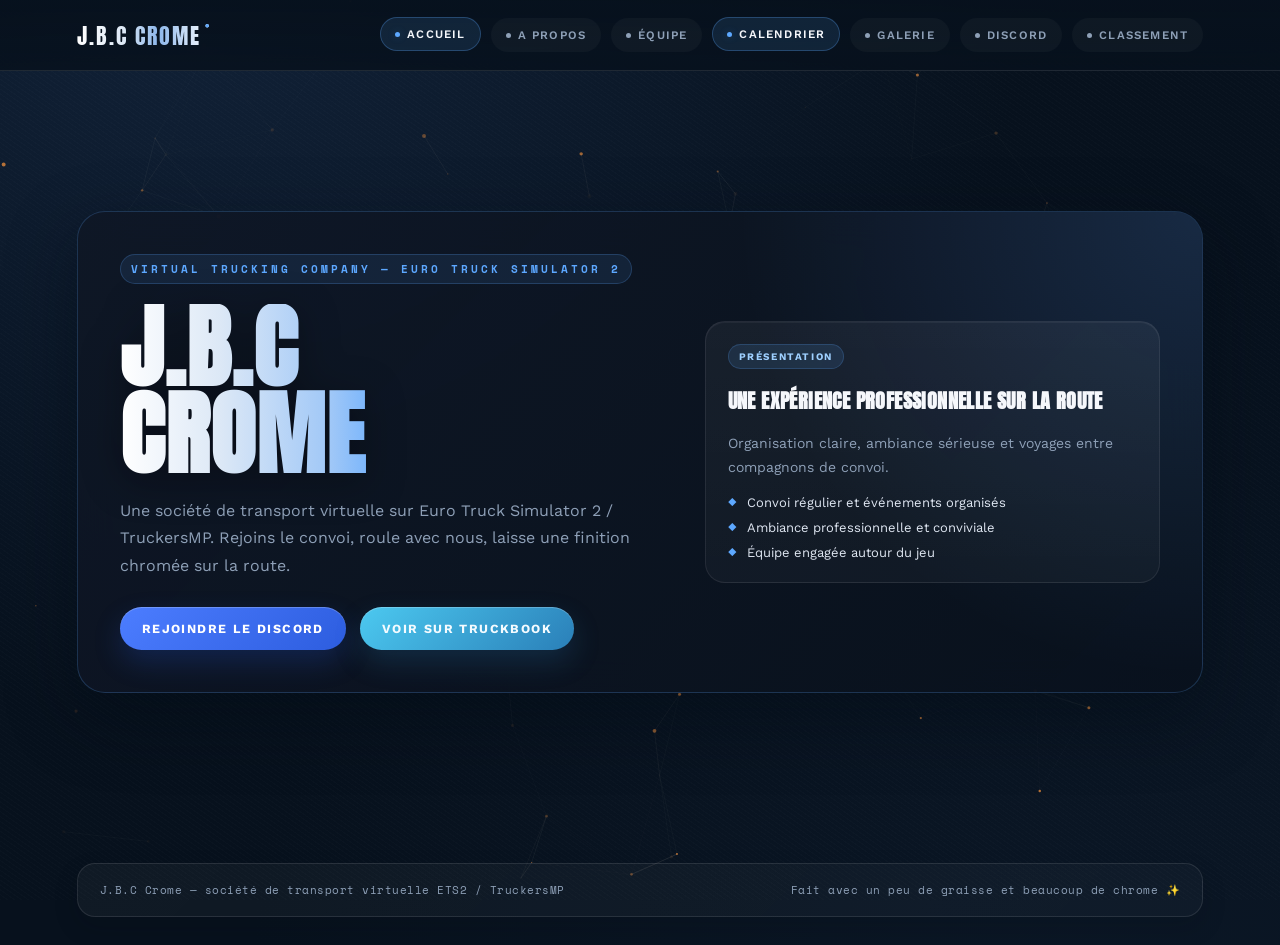
<file: index.html>
<!DOCTYPE html>
<html lang="fr">
<head>
<meta charset="UTF-8">
<meta name="viewport" content="width=device-width, initial-scale=1.0">
<title>J.B.C Crome VTC ETS2</title>
<link rel="icon" type="image/png" href="LogoV3.png">
<style>
  @import url('https://fonts.googleapis.com/css2?family=Anton&family=Work+Sans:wght@400;500;600;700&family=Space+Mono:wght@400;700&display=swap');

  :root{
    --asphalt:#07111d;
    --panel:#0f1726;
    --panel-2:#142338;
    --hairline:rgba(255,255,255,.10);
    --chrome-1:#f5f7fb;
    --chrome-2:#dfe7f2;
    --chrome-3:#8ea0b7;
    --amber:#5da8ff;
    --amber-dim:#274d7c;
    --amber-glow:rgba(93,168,255,.24);
    --safety-red:#3b82f6;
    --safety-red-dark:#18365d;
    --shadow-hard:0 18px 45px rgba(2,10,20,.45);
  }

  *{box-sizing:border-box; margin:0; padding:0;}
  html{scroll-behavior:smooth;}

  body{
    background:
      radial-gradient(ellipse at 15% -10%, #12233a 0%, transparent 55%),
      radial-gradient(ellipse at 85% 110%, #0b1726 0%, transparent 55%),
      var(--asphalt);
    color:var(--chrome-2);
    font-family:'Work Sans', sans-serif;
    min-height:100vh;
    overflow-x:hidden;
  }
  body::before{
    content:"";
    position:fixed; inset:0;
    background-image: repeating-linear-gradient(35deg, rgba(255,255,255,.014) 0px, rgba(255,255,255,.014) 1px, transparent 1px, transparent 4px);
    pointer-events:none;
    z-index:1;
  }
  a{color:inherit; text-decoration:none;}
  ::selection{background:var(--amber); color:#1a0f04;}

  header{
    position:sticky; top:0; z-index:50;
    display:flex; align-items:center; justify-content:space-between;
    padding:18px 6vw;
    background:linear-gradient(180deg, rgba(7,17,29,.96), rgba(7,17,29,.86));
    backdrop-filter:blur(14px);
    border-bottom:1px solid var(--hairline);
  }
  .logo{
    font-family:'Anton', sans-serif;
    font-size:22px;
    letter-spacing:2px;
    text-transform:uppercase;
    background:linear-gradient(90deg, #ffffff 0%, #dce8f6 35%, #8db7eb 60%, #ffffff 100%);
    -webkit-background-clip:text; background-clip:text; color:transparent;
  }
  .logo::after{
    content:"●"; color:var(--amber); font-size:8px; vertical-align:top;
    -webkit-text-fill-color:var(--amber); margin-left:4px;
  }
  nav ul{list-style:none; display:flex; gap:10px; flex-wrap:wrap; justify-content:flex-end;}
  nav a{
    font-size:11.5px; letter-spacing:1.2px; text-transform:uppercase;
    color:var(--chrome-3); font-weight:600;
    padding:9px 14px; border-radius:999px;
    background:rgba(255,255,255,.03);
    border:1px solid transparent;
    display:inline-flex; align-items:center; gap:7px;
    transition:color .2s ease, background .2s ease, border-color .2s ease, transform .2s ease;
  }
  nav a::before{
    content:""; width:5px; height:5px; border-radius:50%;
    background:var(--chrome-3); flex-shrink:0;
    transition:background .2s ease, box-shadow .2s ease;
  }
  nav a:hover, nav a.active{
    color:var(--chrome-1);
    background:rgba(93,168,255,.12);
    border-color:rgba(93,168,255,.28);
    transform:translateY(-1px);
  }
  nav a:hover::before, nav a.active::before{
    background:var(--amber); box-shadow:0 0 8px var(--amber-glow);
  }

  #next-event-banner{
    position:relative; z-index:40; display:none;
    align-items:center; gap:22px;
    padding:13px 6vw;
    background:
      repeating-linear-gradient(135deg, rgba(0,0,0,.18) 0 10px, transparent 10px 20px),
      linear-gradient(90deg, var(--safety-red-dark), var(--safety-red) 60%, var(--safety-red-dark));
    color:#fff5ee;
    flex-wrap:wrap;
    border-bottom:1px solid rgba(0,0,0,.3);
  }
  #next-event-banner.visible{display:flex;}
  #next-event-banner .neb-label{
    font-family:'Space Mono', monospace; font-size:10.5px; letter-spacing:1.5px; text-transform:uppercase;
    background:rgba(0,0,0,.25); border:1px solid rgba(255,255,255,.3);
    border-radius:3px; padding:6px 12px; flex-shrink:0;
  }
  #next-event-banner .neb-info{flex:1; min-width:200px; display:flex; flex-direction:column; gap:2px;}
  #next-event-banner .neb-title{font-family:'Anton', sans-serif; font-size:16px; text-transform:uppercase; letter-spacing:.3px;}
  #next-event-banner .neb-meta{font-size:12.5px; color:rgba(255,255,255,.85); font-family:'Space Mono', monospace;}
  #next-event-banner .neb-countdown{
    font-family:'Space Mono', monospace; font-size:13px; font-weight:700;
    background:rgba(0,0,0,.28); border-radius:4px; padding:8px 14px; text-align:center; flex-shrink:0; white-space:nowrap;
  }
  #next-event-banner .neb-btn{
    flex-shrink:0; font-size:12px; letter-spacing:1px; text-transform:uppercase; font-weight:700;
    background:#fff5ee; color:var(--safety-red-dark); padding:11px 22px; border-radius:3px;
    transition:transform .2s ease;
  }
  #next-event-banner .neb-btn:hover{transform:translateY(-2px);}

  .hero{
    position:relative; min-height:88vh;
    display:flex; flex-direction:column; align-items:center; justify-content:center;
    padding:60px 6vw 90px; z-index:2;
  }
  .hero-shell{
    width:min(1180px,100%);
    display:grid; grid-template-columns:1.1fr .9fr; gap:28px;
    align-items:center;
    padding:clamp(24px,4vw,42px);
    border-radius:28px;
    border:1px solid rgba(93,168,255,.22);
    background:linear-gradient(135deg, rgba(15,23,38,.96), rgba(9,17,29,.94));
    box-shadow:0 24px 70px rgba(2,10,20,.45);
    backdrop-filter:blur(18px);
    position:relative; overflow:hidden;
  }
  .hero-shell::before{
    content:""; position:absolute; inset:0;
    background:radial-gradient(circle at top right, rgba(93,168,255,.16), transparent 38%);
    pointer-events:none;
  }
  .hero-copy{text-align:left; position:relative; z-index:2;}
  .hero-stats{display:grid; grid-template-columns:repeat(3, minmax(0,1fr)); gap:12px; margin:24px 0 0; opacity:1; animation:none;}
  .hero-stat{
    display:flex; flex-direction:column; align-items:flex-start; justify-content:center;
    padding:16px 16px; min-width:0;
    background:rgba(255,255,255,.05);
    border:1px solid rgba(255,255,255,.08);
    border-radius:14px;
    box-shadow:inset 0 1px 0 rgba(255,255,255,.05), 0 8px 16px rgba(0,0,0,.18);
  }
  .hero-stat-value{
    font-family:'Space Mono', monospace; font-weight:700;
    font-size:clamp(18px,2.1vw,24px); letter-spacing:1px;
    color:var(--chrome-1);
    text-shadow:0 0 12px var(--amber-glow);
    font-variant-numeric:tabular-nums;
  }
  .hero-stat-label{margin-top:8px; font-size:9.5px; letter-spacing:2px; text-transform:uppercase; color:var(--amber);}
  .hero-stat-sep{display:none;}
  @media (max-width:780px){ .hero-shell{grid-template-columns:1fr;} .hero-copy{text-align:center;} .hero-cta{justify-content:center;} }
  @media (max-width:600px){ .hero-stat{padding:14px 12px;} .hero-stats{grid-template-columns:1fr;} }

  .hero-eyebrow{
    font-family:'Space Mono', monospace;
    font-size:11px; letter-spacing:3px; text-transform:uppercase;
    color:var(--amber); font-weight:700; margin-bottom:20px;
    display:inline-block; padding:6px 10px; border-radius:999px; background:rgba(93,168,255,.10); border:1px solid rgba(93,168,255,.22);
    opacity:1; animation:none;
  }
  .hero h1{
    font-family:'Anton', sans-serif;
    font-size:clamp(44px, 8vw, 92px);
    line-height:.94; letter-spacing:1px; text-transform:uppercase;
    background:linear-gradient(90deg,
      #ffffff 0%, #dce8f6 18%, #9fc7f7 38%, #5da8ff 50%, #9fc7f7 62%, #dce8f6 82%, #ffffff 100%);
    -webkit-background-clip:text; background-clip:text; color:transparent;
    filter:drop-shadow(0 8px 20px rgba(0,0,0,.35));
  }
  .hero h1 span{display:block;}
  @keyframes riseIn{from{opacity:0; transform:translateY(18px);} to{opacity:1; transform:translateY(0);}}
  .hero p.tag{margin-top:20px; max-width:620px; font-size:16px; line-height:1.7; color:var(--chrome-3);}
  .hero-cta{margin-top:28px; display:flex; gap:14px; flex-wrap:wrap; justify-content:flex-start;}

  .btn{
    display:inline-flex; align-items:center; gap:10px;
    padding:14px 22px; font-size:12.5px; letter-spacing:1.4px; text-transform:uppercase; font-weight:700;
    border-radius:999px; cursor:pointer; border:none; font-family:'Work Sans', sans-serif;
    transition:transform .2s ease, box-shadow .2s ease, filter .2s ease;
  }
  .btn:hover{transform:translateY(-2px); filter:brightness(1.04);}
  .btn-chrome{
    background:linear-gradient(135deg, #f7fbff 0%, #dce9f9 50%, #8fbcee 100%);
    color:#0f1f33; box-shadow:0 12px 28px rgba(5,18,32,.24), inset 0 1px 0 rgba(255,255,255,.95);
  }
  .btn-chrome:hover{box-shadow:0 16px 32px rgba(5,18,32,.32), inset 0 1px 0 rgba(255,255,255,1);}
  .btn-discord{
    background:linear-gradient(135deg, #4c7dff 0%, #2d5ddf 100%); color:#fff;
    box-shadow:0 12px 28px rgba(37,88,215,.24), inset 0 1px 0 rgba(255,255,255,.22);
  }
  .btn-discord:hover{box-shadow:0 16px 34px rgba(37,88,215,.34), inset 0 1px 0 rgba(255,255,255,.28);}
  .btn-ghost{background:transparent; color:var(--chrome-2); border:1px solid rgba(93,168,255,.35);}
  .btn-ghost:hover{border-color:var(--amber); color:var(--amber);}
  .btn-truckbook{
    background:linear-gradient(135deg, #4cc9f0 0%, #2a7fb8 100%); color:#f4fbff;
    box-shadow:0 12px 28px rgba(42,127,184,.22), inset 0 1px 0 rgba(255,255,255,.22);
  }
  .btn-truckbook:hover{box-shadow:0 16px 34px rgba(42,127,184,.32), inset 0 1px 0 rgba(255,255,255,.28);}

  .hero-card{
    position:relative; z-index:2;
    display:flex; flex-direction:column; gap:16px;
    padding:22px;
    border-radius:20px;
    border:1px solid rgba(255,255,255,.08);
    background:linear-gradient(180deg, rgba(255,255,255,.05), rgba(255,255,255,.03));
    box-shadow:inset 0 1px 0 rgba(255,255,255,.05);
  }
  .hero-card .card-label{
    display:inline-flex; align-self:flex-start; padding:6px 10px; border-radius:999px;
    font-size:10px; letter-spacing:1.6px; text-transform:uppercase; font-weight:700;
    color:#9ed0ff; background:rgba(93,168,255,.12); border:1px solid rgba(93,168,255,.2);
  }
  .hero-card h3{font-family:'Anton', sans-serif; font-size:20px; text-transform:uppercase; color:var(--chrome-1); letter-spacing:.4px;}
  .hero-card p{font-size:14px; line-height:1.65; color:var(--chrome-3);}
  .hero-highlights{list-style:none; display:grid; gap:10px;}
  .hero-highlights li{display:flex; align-items:center; gap:10px; color:var(--chrome-2); font-size:13px;}
  .hero-highlights li::before{content:"◆"; color:var(--amber); font-size:12px;}

  section{position:relative; z-index:2; padding:100px 6vw; scroll-margin-top:90px;}
  .section-head{max-width:640px; margin-bottom:52px;}
  .eyebrow{
    font-family:'Space Mono', monospace;
    font-size:11px; letter-spacing:3px; text-transform:uppercase; color:var(--amber);
    font-weight:700; margin-bottom:14px; display:block;
  }
  .section-head h2{
    font-family:'Anton', sans-serif; font-size:clamp(30px,4.6vw,48px);
    text-transform:uppercase; letter-spacing:.5px; color:var(--chrome-1);
  }
  .section-head p{margin-top:14px; color:var(--chrome-3); line-height:1.7; font-size:15px;}

  .plates{display:grid; grid-template-columns:repeat(2,1fr); gap:20px; max-width:760px;}
  .plate{
    background:linear-gradient(160deg, var(--panel-2), var(--panel));
    border:1px solid var(--hairline); border-radius:6px; padding:30px 26px;
    position:relative; transition:transform .25s ease, border-color .25s ease;
  }
  .plate::before, .plate::after{
    content:""; position:absolute; top:12px; width:6px; height:6px; border-radius:50%;
    background:radial-gradient(circle at 35% 30%, #6b6156, #2b2620);
    box-shadow:inset 0 1px 1px rgba(0,0,0,.6);
  }
  .plate::before{left:12px;} .plate::after{right:12px;}
  .plate:hover{transform:translateY(-5px); border-color:rgba(255,138,30,.3);}
  .plate .num{font-family:'Space Mono', monospace; font-size:12px; color:var(--amber); letter-spacing:2px; margin-bottom:16px; display:block;}
  .plate h3{font-family:'Anton', sans-serif; font-size:19px; text-transform:uppercase; letter-spacing:.5px; margin-bottom:10px; color:var(--chrome-1);}
  .plate p{color:var(--chrome-3); font-size:14px; line-height:1.65;}

  .discord-band{
    background:linear-gradient(135deg, #12213a 0%, #19324f 45%, #0f1726 100%);
    border-radius:10px; padding:60px 6vw;
    display:flex; align-items:center; justify-content:space-between; gap:36px; flex-wrap:wrap;
    border:1px solid rgba(200,169,107,.18); box-shadow:var(--shadow-hard);
  }
  .discord-band h2{font-family:'Anton', sans-serif; font-size:clamp(26px,3.8vw,42px); text-transform:uppercase; color:#fff5ea; max-width:480px; line-height:1.12;}
  .discord-band p{color:var(--chrome-3); margin-top:12px; max-width:420px; font-size:14px; line-height:1.6;}
  .discord-layout{display:flex; gap:26px; flex-wrap:wrap; align-items:stretch;}
  .discord-layout .discord-band{flex:1 1 420px;}
  .discord-widget{flex:0 0 auto; display:flex; align-items:center; justify-content:center;}
  .discord-widget iframe{border-radius:10px; box-shadow:var(--shadow-hard); max-width:100%;}
  @media (max-width:900px){ .discord-layout{flex-direction:column;} .discord-widget{width:100%;} .discord-widget iframe{width:100%;} }

  .empty-state, .loading-state{
    grid-column:1/-1; text-align:center; padding:56px 20px; color:var(--chrome-3);
    border:1px dashed rgba(255,255,255,.14); border-radius:8px; font-size:14px;
  }
  .sync-status{font-size:11px; letter-spacing:.5px; color:var(--chrome-3); display:inline-flex; align-items:center; gap:6px; font-family:'Space Mono', monospace;}
  .sync-status::before{content:""; width:6px; height:6px; border-radius:50%; background:#888; flex-shrink:0;}
  .sync-status.live::before{background:#68d97a; box-shadow:0 0 8px #68d97a;}
  .sync-status.offline::before{background:#e05c4d;}

  .team-role{margin-bottom:40px;} .team-role:last-child{margin-bottom:0;}
  .role-title{
    font-family:'Anton', sans-serif; font-size:15px; letter-spacing:1.5px; text-transform:uppercase;
    color:var(--amber); margin-bottom:16px; display:flex; align-items:center; gap:12px;
  }
  .role-title::after{content:""; flex:1; height:1px; background:linear-gradient(90deg, rgba(255,138,30,.3), transparent);}
  .team-grid{display:grid; grid-template-columns:repeat(auto-fill, minmax(190px,1fr)); gap:14px;}
  .team-card{
    display:flex; flex-direction:column; align-items:flex-start; text-align:left; gap:10px;
    background:linear-gradient(160deg, var(--panel-2), var(--panel));
    border:1px solid var(--hairline); border-radius:6px; padding:16px 18px;
    transition:transform .22s ease, border-color .22s ease;
  }
  .team-card:hover{transform:translateY(-3px); border-color:rgba(255,138,30,.3);}
  .team-card .avatar{
    width:38px; height:38px; border-radius:50%; object-fit:cover;
    display:flex; align-items:center; justify-content:center;
    font-family:'Space Mono', monospace; font-size:12px; font-weight:700; letter-spacing:.5px;
    background:linear-gradient(180deg,#fbf7ef 0%, #d6cdbe 45%, #8a7f70 50%, #e5dccb 60%, #fbf7ef 100%);
    color:#171310;
  }
  .team-card .pseudo{display:block; font-size:14px; font-weight:600; color:var(--chrome-1);}
  .team-card .role{display:block; font-size:10.5px; letter-spacing:.5px; text-transform:uppercase; color:var(--chrome-3);}

  .month-group{margin-bottom:52px;} .month-group:last-child{margin-bottom:0;}
  .month-title{font-family:'Anton', sans-serif; font-size:clamp(22px,3.2vw,32px); color:var(--chrome-1); text-transform:uppercase; margin-bottom:12px;}
  .month-divider{width:100%; height:2px; background:linear-gradient(90deg, var(--amber), rgba(255,138,30,.1)); margin-bottom:26px;}
  .event-row{
    display:flex; background:linear-gradient(160deg, var(--panel-2), var(--panel));
    border:1px solid var(--hairline); border-radius:8px; overflow:hidden; margin-bottom:20px;
    transition:transform .25s ease, border-color .25s ease;
  }
  .event-row:last-child{margin-bottom:0;}
  .event-row:hover{transform:translateY(-4px); border-color:rgba(200,169,107,.28);}
  .event-badge{
    flex-shrink:0; width:104px;
    background:
      repeating-linear-gradient(135deg, rgba(255,255,255,.08) 0 8px, transparent 8px 16px),
      linear-gradient(160deg, var(--safety-red), var(--safety-red-dark));
    display:flex; flex-direction:column; align-items:center; justify-content:center;
    color:#fff5ee; text-align:center; border-right:3px solid rgba(0,0,0,.25);
  }
  .event-badge .day{font-family:'Anton', sans-serif; font-size:36px; line-height:1;}
  .event-badge .month{font-family:'Space Mono', monospace; font-size:10px; letter-spacing:2px; margin-top:8px; text-transform:uppercase; opacity:.9;}
  .event-content{flex:1; padding:22px 26px; display:flex; flex-direction:column; justify-content:center; gap:8px; min-width:0;}
  .event-tag{
    align-self:flex-start; font-family:'Space Mono', monospace;
    font-size:10.5px; letter-spacing:1px; text-transform:uppercase; font-weight:700;
    color:var(--amber); background:rgba(255,138,30,.08); border:1px solid rgba(255,138,30,.3);
    border-radius:20px; padding:5px 13px;
  }
  .event-content h3{font-family:'Anton', sans-serif; font-size:clamp(16px,1.9vw,20px); text-transform:uppercase; color:var(--chrome-1); letter-spacing:.3px; line-height:1.3;}
  .event-location{font-size:13px; color:var(--chrome-3); display:flex; align-items:center; gap:6px;}
  .event-desc{font-size:14px; color:var(--chrome-3); line-height:1.6;}
  .event-desc-list{list-style:none; font-size:14px; color:var(--chrome-3); line-height:1.7;}
  .event-desc-list li{padding-left:16px; position:relative;}
  .event-desc-list li::before{content:"›"; position:absolute; left:0; color:var(--amber);}
  .event-image{flex-shrink:0; width:270px; position:relative; background-size:cover; background-position:center; display:flex; align-items:center; justify-content:center;}
  .event-image::before{content:""; position:absolute; inset:0; background:linear-gradient(90deg, rgba(19,17,16,.55) 0%, rgba(19,17,16,0) 45%);}
  .event-image.no-image{background:linear-gradient(160deg, var(--panel), var(--asphalt));}
  .event-arrow{
    position:relative; z-index:2; width:50px; height:50px; border-radius:50%;
    background:var(--amber); color:#1a1200; display:flex; align-items:center; justify-content:center;
    font-size:22px; transition:transform .2s ease;
  }
  .event-arrow:hover{transform:scale(1.08);}

  .albums-grid{display:grid; grid-template-columns:repeat(auto-fill, minmax(300px,1fr)); gap:24px;}
  .album-card{
    background:linear-gradient(160deg, var(--panel-2), var(--panel));
    border:1px solid var(--hairline); border-radius:10px; overflow:hidden; cursor:pointer;
    transition:transform .25s ease, border-color .25s ease;
  }
  .album-card:hover{transform:translateY(-5px); border-color:rgba(255,138,30,.35);}
  .album-cover{position:relative; aspect-ratio:16/10.5; background-size:cover; background-position:center;}
  .album-cover-overlay{
    position:absolute; inset:0; display:flex; flex-direction:column; justify-content:flex-end; padding:18px 20px;
    background:linear-gradient(180deg, rgba(19,17,16,0) 35%, rgba(19,17,16,.55) 70%, rgba(19,17,16,.92) 100%);
  }
  .album-category{font-family:'Space Mono', monospace; font-size:10.5px; letter-spacing:2px; text-transform:uppercase; font-weight:700; color:var(--amber); margin-bottom:6px;}
  .album-title{font-family:'Anton', sans-serif; font-size:18px; line-height:1.25; text-transform:uppercase; letter-spacing:.4px; color:var(--chrome-1);}
  .album-body{padding:18px 20px 20px; display:flex; flex-direction:column; gap:14px;}
  .album-body p{color:var(--chrome-3); font-size:13.5px; line-height:1.6; display:-webkit-box; -webkit-box-orient:vertical; line-clamp:3; -webkit-line-clamp:3; overflow:hidden;}
  .album-footer{display:flex; justify-content:flex-end;}
  .album-count-pill{
    display:inline-flex; align-items:center; gap:8px; font-family:'Space Mono', monospace;
    font-size:10.5px; letter-spacing:1px; text-transform:uppercase; font-weight:700; color:var(--chrome-1);
    background:rgba(255,255,255,.05); border:1px solid rgba(255,255,255,.14); border-radius:30px; padding:8px 16px;
    transition:border-color .2s ease, background .2s ease;
  }
  .album-card:hover .album-count-pill{border-color:rgba(255,138,30,.5); background:rgba(255,138,30,.1); color:var(--amber);}

  #lightbox{
    position:fixed; inset:0; z-index:200; background:rgba(8,7,6,.94); backdrop-filter:blur(6px);
    display:none; flex-direction:column; align-items:center; justify-content:center; padding:5vh 5vw;
    opacity:0; transition:opacity .25s ease;
  }
  #lightbox.open{display:flex; opacity:1;}
  #lightbox img{max-width:100%; max-height:76vh; border-radius:8px; box-shadow:0 30px 70px rgba(0,0,0,.6); transform:scale(.96); transition:transform .25s ease;}
  #lightbox.open img{transform:scale(1);}
  #lightbox-info{margin-top:18px; max-width:620px; text-align:center;}
  #lightbox-caption{color:var(--chrome-3); font-size:12px; letter-spacing:1px; text-transform:uppercase; font-family:'Space Mono', monospace;}
  #lightbox-caption strong{color:var(--chrome-1);}
  #lightbox-description{margin-top:8px; color:var(--chrome-2); font-size:14px; line-height:1.6;}
  #lightbox-description:empty{display:none;}
  #lightbox-close, #lightbox-prev, #lightbox-next{
    position:absolute; border-radius:50%; background:rgba(255,255,255,.06);
    border:1px solid rgba(255,138,30,.25); color:var(--chrome-1);
    display:flex; align-items:center; justify-content:center; cursor:pointer; transition:background .2s ease, border-color .2s ease;
  }
  #lightbox-close:hover, #lightbox-prev:hover, #lightbox-next:hover{background:rgba(255,138,30,.14); border-color:var(--amber);}
  #lightbox-close{top:26px; right:6vw; width:42px; height:42px; font-size:20px;}
  #lightbox-prev, #lightbox-next{top:50%; transform:translateY(-50%); width:48px; height:48px; font-size:22px;}
  #lightbox-prev{left:4vw;} #lightbox-next{right:4vw;}

  footer{
    padding:0 6vw 28px; position:relative; z-index:2;
  }
  footer .footer-shell{
    display:flex; justify-content:space-between; align-items:center; flex-wrap:wrap; gap:12px;
    padding:18px 22px; border:1px solid var(--hairline); border-radius:18px;
    background:linear-gradient(135deg, rgba(255,255,255,.04), rgba(255,255,255,.025));
    color:var(--chrome-3); font-size:11px; letter-spacing:.5px;
    font-family:'Space Mono', monospace;
    box-shadow:0 10px 24px rgba(2,10,20,.16);
  }
  body.push-footer{display:flex; flex-direction:column; min-height:100vh;}
  body.push-footer footer{margin-top:auto;}

  @media (max-width:760px){
    header{padding:16px 5vw;} nav ul{gap:6px;} nav a{font-size:10.5px; padding:7px 10px;}
    .plates{grid-template-columns:1fr;} .discord-band{flex-direction:column; text-align:center; align-items:center;}
    #next-event-banner{padding:12px 5vw; gap:12px;} #next-event-banner .neb-countdown{display:none;}
    .event-row{flex-direction:column;}
    .event-badge{width:100%; flex-direction:row; justify-content:flex-start; gap:12px; padding:14px 20px; border-right:none; border-bottom:3px solid rgba(0,0,0,.25);}
    .event-badge .day{font-size:26px;}
    .event-image{width:100%; height:170px;}
  }

  #particles{position:fixed; inset:0; z-index:0; pointer-events:none; width:100%; height:100%;}

  #preloader{
    position:fixed; inset:0; z-index:999; background:var(--asphalt);
    display:flex; flex-direction:column; align-items:center; justify-content:center; gap:24px;
    transition:opacity .6s ease, visibility .6s ease;
  }
  #preloader.hidden{opacity:0; visibility:hidden; pointer-events:none;}
  .preloader-logo{
    font-family:'Anton', sans-serif; font-size:16px; letter-spacing:3px;
    background:linear-gradient(180deg, #fff 0%, #e8e0d2 40%, #8a7f70 50%, #f3ede1 62%, #fff 100%);
    -webkit-background-clip:text; background-clip:text; color:transparent;
  }
  .preloader-ring{width:50px; height:50px; border-radius:50%; border:2px solid rgba(255,255,255,.08); border-top-color:var(--amber); animation:preloaderSpin .9s linear infinite;}
  .preloader-bar{width:220px; height:3px; background:rgba(255,255,255,.08); border-radius:3px; overflow:hidden; position:relative;}
  .preloader-bar-fill{height:100%; width:0%; border-radius:3px; background:linear-gradient(90deg, var(--amber-dim), var(--amber)); box-shadow:0 0 12px var(--amber-glow); transition:width .25s ease-out;}
  .preloader-percent{font-family:'Space Mono', monospace; font-size:13px; letter-spacing:1px; color:var(--chrome-3); font-variant-numeric:tabular-nums; min-width:42px; text-align:center;}
  .preloader-status{font-family:'Space Mono', monospace; font-size:9.5px; letter-spacing:2px; text-transform:uppercase; color:rgba(214,205,190,.4);}
  @keyframes preloaderSpin{to{transform:rotate(360deg);}}

</style>
</head>
<body>

<div id="preloader">
  <div class="preloader-ring"></div>
  <div class="preloader-logo">J.B.C&nbsp;CROME</div>
  <div class="preloader-bar"><div class="preloader-bar-fill" id="preloader-fill"></div></div>
  <div class="preloader-percent" id="preloader-percent">0%</div>
  <div class="preloader-status" id="preloader-status">Chargement du site…</div>
</div>

<canvas id="particles"></canvas>

<header>
  <a href="index.html" class="logo">J.B.C&nbsp;CROME</a>
  <nav>
    <ul>
      <li><a href="index.html" class="active">Accueil</a></li>
      <li><a href="apropos.html">A propos</a></li>
      <li><a href="equipe.html">Équipe</a></li>
      <li><a href="calendrier.html" class="active">Calendrier</a></li>
      <li><a href="galerie.html">Galerie</a></li>
      <li><a href="discord.html">Discord</a></li>
      <li><a href="classement.html">Classement</a></li>
    </ul>
  </nav>
</header>

<div id="next-event-banner">
  <span class="neb-label">Prochain événement</span>
  <div class="neb-info">
    <span class="neb-title" id="neb-title"></span>
    <span class="neb-meta" id="neb-meta"></span>
  </div>
  <span class="neb-countdown" id="neb-countdown"></span>
  <a class="neb-btn" id="neb-btn" href="evenements.html">Voir l'événement</a>
</div>

<section class="hero">
  <div class="hero-shell">
    <div class="hero-copy">
      <span class="hero-eyebrow">Virtual Trucking Company — Euro Truck Simulator 2</span>
      <h1><span>J.B.C</span><span>CROME</span></h1>
      <p class="tag">Une société de transport virtuelle sur Euro Truck Simulator 2 / TruckersMP. Rejoins le convoi, roule avec nous, laisse une finition chromée sur la route.</p>
      <div class="hero-cta">
        <a href="discord.html" class="btn btn-discord">Rejoindre le Discord</a>
        <a href="https://trucksbook.eu/company/223335" target="_blank" rel="noopener" class="btn btn-truckbook">Voir sur TruckBook</a>
      </div>
    </div>

    <div class="hero-card">
      <span class="card-label">Présentation</span>
      <h3>Une expérience professionnelle sur la route</h3>
      <p>Organisation claire, ambiance sérieuse et voyages entre compagnons de convoi.</p>
      <div class="hero-stats" id="hero-stats">
        <div class="hero-stat">
          <span class="hero-stat-value" id="hs-chauffeurs">–</span>
          <span class="hero-stat-label">Chauffeurs</span>
        </div>
        <div class="hero-stat">
          <span class="hero-stat-value" id="hs-trajets">–</span>
          <span class="hero-stat-label">Trajets</span>
        </div>
        <div class="hero-stat">
          <span class="hero-stat-value" id="hs-km">–</span>
          <span class="hero-stat-label">Km parcourus</span>
        </div>
      </div>
      <ul class="hero-highlights">
        <li>Convoi régulier et événements organisés</li>
        <li>Ambiance professionnelle et conviviale</li>
        <li>Équipe engagée autour du jeu</li>
      </ul>
    </div>
  </div>
</section>

<footer>
  <div class="footer-shell">
    <span>J.B.C Crome — société de transport virtuelle ETS2 / TruckersMP</span>
    <span>Fait avec un peu de graisse et beaucoup de chrome ✨</span>
  </div>
</footer>

<script>
(function(){
  function forceScrollTop(){
    window.scrollTo(0, 0);
  }
  forceScrollTop();
  document.addEventListener('DOMContentLoaded', forceScrollTop);
  window.addEventListener('load', forceScrollTop);
  window.addEventListener('pageshow', forceScrollTop);
  setTimeout(forceScrollTop, 0);
  setTimeout(forceScrollTop, 350);
})();
</script>


<script>
(function(){
  const preloader = document.getElementById('preloader');
  const fill = document.getElementById('preloader-fill');
  const percentLabel = document.getElementById('preloader-percent');
  const statusLabel = document.getElementById('preloader-status');
  if(!preloader || !fill || !percentLabel) return;

  const DUREE_MIN_MS = 1200;
  const DUREE_MAX_MS = 3000;

  const debut = performance.now();
  let pageEstPrete = (document.readyState === 'complete');
  let masque = false;

  const messages = [
    'Chargement du site…',
    'Préparation de la flotte…',
    'Polissage du chrome…',
    'Presque prêt…'
  ];

  window.addEventListener('load', function(){ pageEstPrete = true; });

  function definirProgression(pct){
    pct = Math.max(0, Math.min(100, pct));
    fill.style.width = pct + '%';
    percentLabel.textContent = Math.round(pct) + '%';
    if(statusLabel){
      const idx = Math.min(messages.length - 1, Math.floor((pct / 100) * messages.length));
      statusLabel.textContent = messages[idx];
    }
  }

  function cacherPreloader(){
    if(masque) return;
    masque = true;
    definirProgression(100);
    setTimeout(function(){
      preloader.classList.add('hidden');
    }, 150);
  }

  function boucle(){
    const ecoule = performance.now() - debut;
    const ratioTemps = Math.min(1, ecoule / DUREE_MIN_MS);
    const progressionSimulee = 90 * (1 - Math.pow(1 - ratioTemps, 2));
    definirProgression(progressionSimulee);

    const dureeMinAtteinte = ecoule >= DUREE_MIN_MS;
    const dureeMaxAtteinte = ecoule >= DUREE_MAX_MS;

    if((pageEstPrete && dureeMinAtteinte) || dureeMaxAtteinte){
      cacherPreloader();
      return;
    }
    requestAnimationFrame(boucle);
  }
  requestAnimationFrame(boucle);
})();
</script>


<script>
(function(){
  const canvas = document.getElementById('particles');
  if(!canvas) return;

  const prefersReducedMotion = window.matchMedia('(prefers-reduced-motion: reduce)').matches;
  if(prefersReducedMotion) return;

  const ctx = canvas.getContext('2d');
  let width, height, particles;

  const DENSITE = 16000;
  const RAYON_LIEN = 130;

  function redimensionner(){
    width = canvas.width = window.innerWidth;
    height = canvas.height = window.innerHeight;
    const nb = Math.min(70, Math.round((width * height) / DENSITE));
    particles = Array.from({ length: nb }, creerParticule);
  }

  function creerParticule(){
    return {
      x: Math.random() * width,
      y: Math.random() * height,
      vx: (Math.random() - 0.5) * 0.12,
      vy: -0.08 - Math.random() * 0.16,
      r: Math.random() * 1.5 + 0.5,
      life: Math.random(),
    };
  }

  function pas(){
    ctx.clearRect(0, 0, width, height);
    for(const p of particles){
      p.x += p.vx;
      p.y += p.vy;
      p.life += 0.0035;
      if(p.y < -10){ p.y = height + 10; p.x = Math.random() * width; }
      if(p.x < 0 || p.x > width) p.vx *= -1;
      const flicker = 0.35 + 0.35 * Math.sin(p.life * 6.28);
      ctx.beginPath();
      ctx.arc(p.x, p.y, p.r, 0, Math.PI * 2);
      ctx.fillStyle = `rgba(255, 150, 60, ${flicker})`;
      ctx.fill();
    }
    for(let i = 0; i < particles.length; i++){
      for(let j = i + 1; j < particles.length; j++){
        const a = particles[i], b = particles[j];
        const dx = a.x - b.x, dy = a.y - b.y;
        const dist = Math.sqrt(dx * dx + dy * dy);
        if(dist < RAYON_LIEN){
          ctx.beginPath();
          ctx.moveTo(a.x, a.y);
          ctx.lineTo(b.x, b.y);
          ctx.strokeStyle = `rgba(214, 205, 190, ${0.09 * (1 - dist / RAYON_LIEN)})`;
          ctx.lineWidth = 1;
          ctx.stroke();
        }
      }
    }
    requestAnimationFrame(pas);
  }

  redimensionner();
  window.addEventListener('resize', redimensionner);
  requestAnimationFrame(pas);
})();
</script>


<script>
(function(){
  const STATS_API_URL = "https://caviar-gatherer-matriarch.ngrok-free.dev/api/stats";

  const bloc = document.getElementById('hero-stats');
  const elChauffeurs = document.getElementById('hs-chauffeurs');
  const elTrajets = document.getElementById('hs-trajets');
  const elKm = document.getElementById('hs-km');

  function formaterNombre(n){
    return Number(n || 0).toLocaleString('fr-FR');
  }

  fetch(STATS_API_URL, { headers: { 'ngrok-skip-browser-warning': 'true' } })
    .then(function(res){
      if(!res.ok) throw new Error('HTTP ' + res.status);
      return res.json();
    })
    .then(function(data){
      elChauffeurs.textContent = formaterNombre(data.chauffeurs);
      elTrajets.textContent = formaterNombre(data.trajets);
      elKm.textContent = formaterNombre(data.km) + ' km';
    })
    .catch(function(err){
      console.warn('[hero-stats] indisponibles :', err.message);
      if(bloc) bloc.style.display = 'none';
    });
})();
</script>

<script>
(function(){
  // FIX : ancienne source "events.json" (fichier statique) remplacée par
  // l'API en direct du bot (/api/events), la même que celle utilisée par
  // evenements.html. Sans ça, une suppression via /evenement supprimer
  // n'était jamais répercutée ici : la bannière lisait un fichier figé.
  const EVENTS_URL = 'https://caviar-gatherer-matriarch.ngrok-free.dev/api/events';
  const banner = document.getElementById('next-event-banner');
  if(!banner) return;

  const titleEl = document.getElementById('neb-title');
  const metaEl = document.getElementById('neb-meta');
  const countdownEl = document.getElementById('neb-countdown');
  const btnEl = document.getElementById('neb-btn');

  const MOIS = ['janvier','février','mars','avril','mai','juin','juillet','août','septembre','octobre','novembre','décembre'];

  function formaterDate(d){
    return d.getDate() + ' ' + MOIS[d.getMonth()] + ' ' + d.getFullYear();
  }

  function formaterCompteARebours(msRestant){
    const jours = Math.floor(msRestant / (1000 * 60 * 60 * 24));
    const heures = Math.floor((msRestant / (1000 * 60 * 60)) % 24);
    if(jours > 0) return jours + ' j ' + heures + ' h';
    const minutes = Math.floor((msRestant / (1000 * 60)) % 60);
    if(heures > 0) return heures + ' h ' + minutes + ' min';
    return Math.max(0, minutes) + ' min';
  }

  let evenementCible = null;

  function majCompteARebours(){
    if(!evenementCible) return;
    const reste = new Date(evenementCible.date) - new Date();
    if(reste <= 0){
      countdownEl.textContent = 'En cours';
      return;
    }
    countdownEl.textContent = formaterCompteARebours(reste);
  }

  async function chargerProchainEvenement(){
    try{
      const res = await fetch(EVENTS_URL, { cache: 'no-store', headers: { 'ngrok-skip-browser-warning': 'true' } });
      if(!res.ok) throw new Error('HTTP ' + res.status);
      const events = await res.json();
      if(!Array.isArray(events)) return;

      const maintenant = new Date();
      const futurs = events
        .filter(ev => ev && ev.date && !isNaN(new Date(ev.date)) && new Date(ev.date) > maintenant)
        .sort((a, b) => new Date(a.date) - new Date(b.date));

      if(!futurs.length) return;

      evenementCible = futurs[0];
      const d = new Date(evenementCible.date);

      titleEl.textContent = evenementCible.titre || '';
      metaEl.textContent = formaterDate(d) + (evenementCible.lieu ? ' — ' + evenementCible.lieu : '');
      // Le bouton reste toujours sur la page Événements du site, jamais sur
      // le lien externe éventuel de l'événement (ex: page TruckersMP).

      majCompteARebours();
      setInterval(majCompteARebours, 60 * 1000);

      banner.classList.add('visible');
    }catch(err){
      console.warn('[next-event-banner] Échec chargement /api/events', err);
    }
  }

  chargerProchainEvenement();
})();
</script>

</body>
</html>
</file>
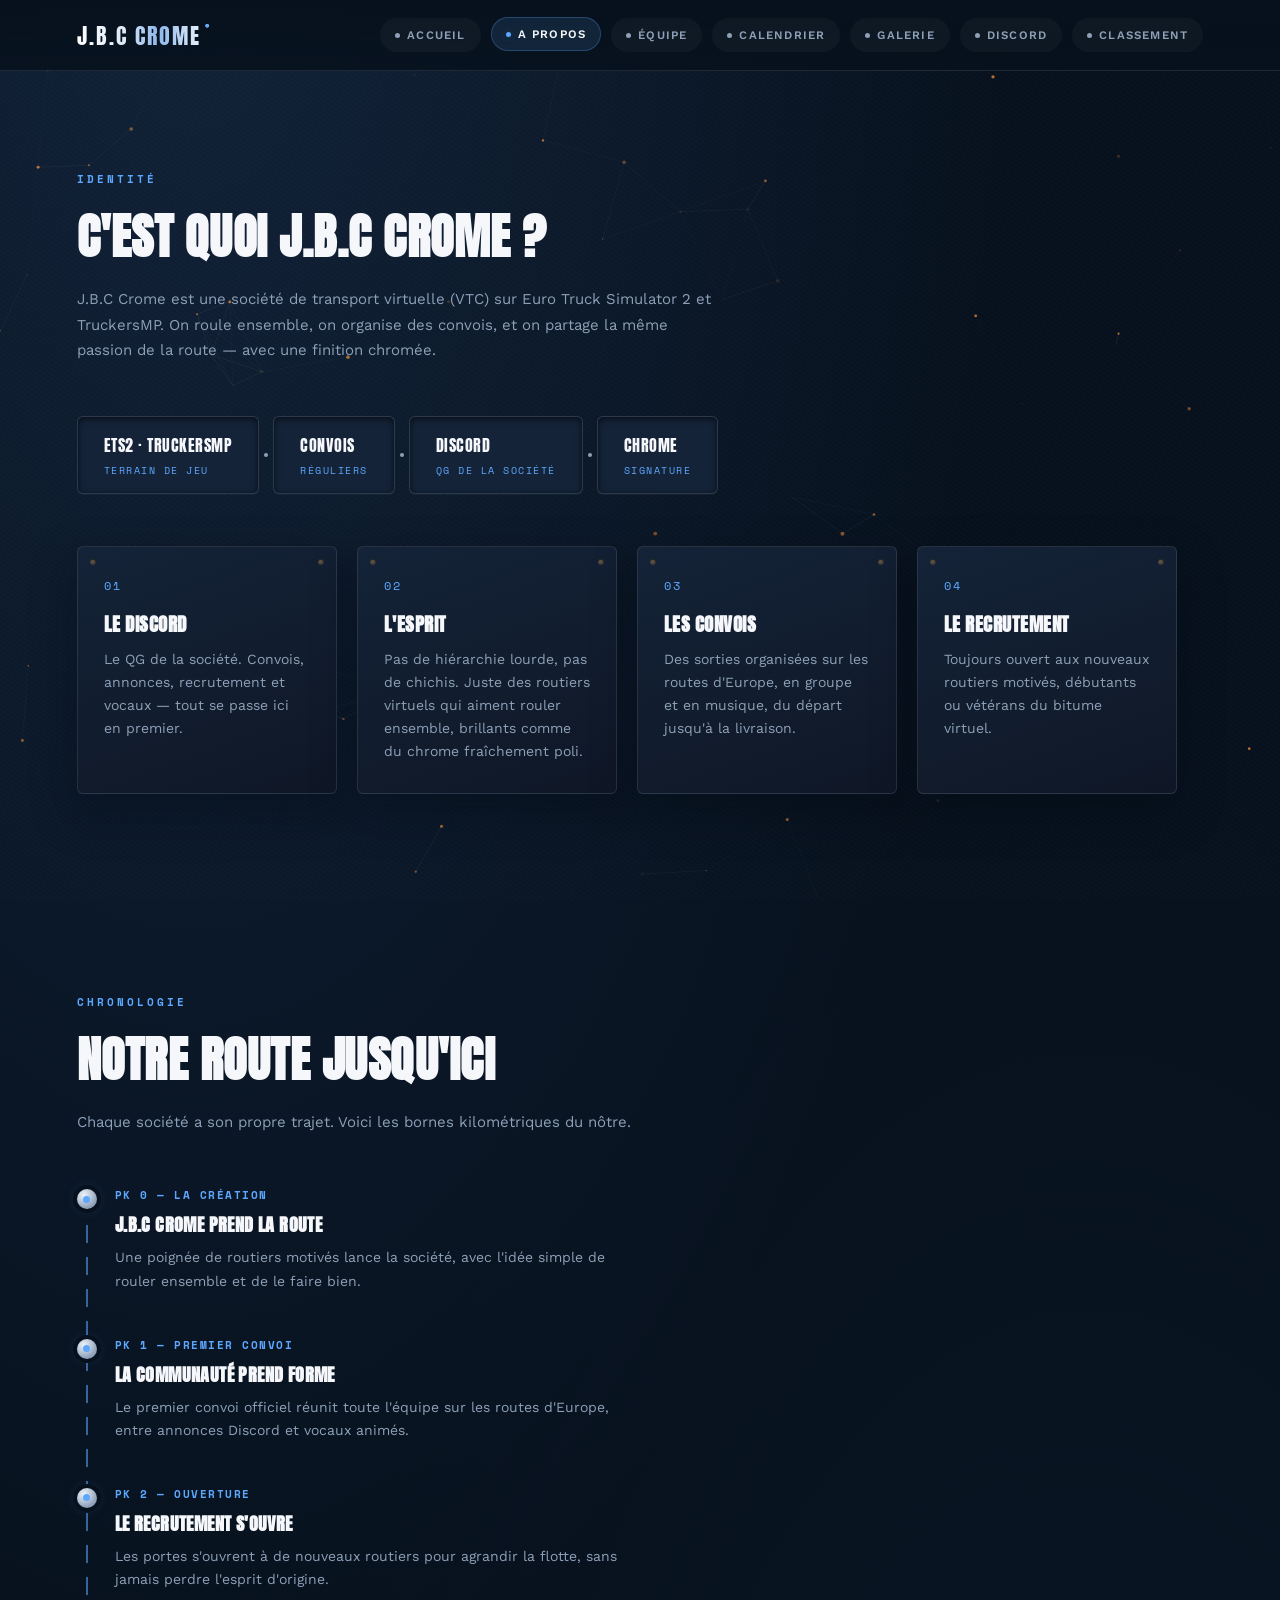
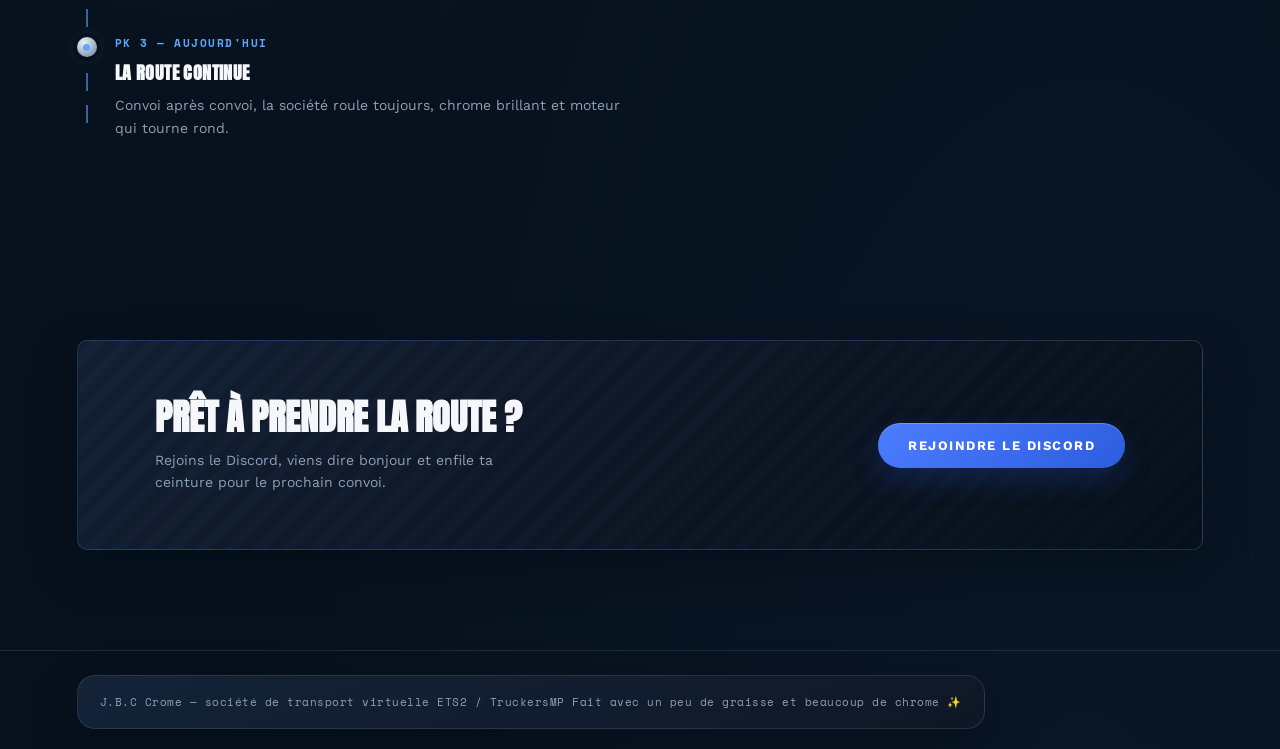
<file: apropos.html>
<!DOCTYPE html>
<html lang="fr">
<head>
<meta charset="UTF-8">
<meta name="viewport" content="width=device-width, initial-scale=1.0">
<title>A propos J.B.C Crome</title>
<link rel="icon" type="image/png" href="LogoV3.png">
<link rel="stylesheet" href="styles-theme.css">
<style>
  @import url('https://fonts.googleapis.com/css2?family=Anton&family=Work+Sans:wght@400;500;600;700&family=Space+Mono:wght@400;700&display=swap');

  :root{
    --asphalt:#07111d;
    --panel:#0f1726;
    --panel-2:#142338;
    --hairline:rgba(255,255,255,.10);
    --chrome-1:#f5f7fb;
    --chrome-2:#dfe7f2;
    --chrome-3:#8ea0b7;
    --amber:#5da8ff;
    --amber-dim:#274d7c;
    --amber-glow:rgba(93,168,255,.24);
    --safety-red:#3b82f6;
    --safety-red-dark:#18365d;
    --shadow-hard:0 18px 45px rgba(2,10,20,.45);
  }

  *{box-sizing:border-box; margin:0; padding:0;}
  html{scroll-behavior:smooth;}

  body{
    background:
      radial-gradient(ellipse at 15% -10%, #12233a 0%, transparent 55%),
      radial-gradient(ellipse at 85% 110%, #0b1726 0%, transparent 55%),
      var(--asphalt);
    color:var(--chrome-2);
    font-family:'Work Sans', sans-serif;
    min-height:100vh;
    overflow-x:hidden;
  }
  body::before{
    content:"";
    position:fixed; inset:0;
    background-image: repeating-linear-gradient(35deg, rgba(255,255,255,.014) 0px, rgba(255,255,255,.014) 1px, transparent 1px, transparent 4px);
    pointer-events:none;
    z-index:1;
  }
  a{color:inherit; text-decoration:none;}
  ::selection{background:var(--amber); color:#1a0f04;}

  header{
    position:sticky; top:0; z-index:50;
    display:flex; align-items:center; justify-content:space-between;
    padding:18px 6vw;
    background:linear-gradient(180deg, rgba(7,17,29,.96), rgba(7,17,29,.86));
    backdrop-filter:blur(14px);
    border-bottom:1px solid var(--hairline);
  }
  .logo{
    font-family:'Anton', sans-serif;
    font-size:22px;
    letter-spacing:2px;
    text-transform:uppercase;
    background:linear-gradient(90deg, #ffffff 0%, #dce8f6 35%, #8db7eb 60%, #ffffff 100%);
    -webkit-background-clip:text; background-clip:text; color:transparent;
  }
  .logo::after{
    content:"●"; color:var(--amber); font-size:8px; vertical-align:top;
    -webkit-text-fill-color:var(--amber); margin-left:4px;
  }
  nav ul{list-style:none; display:flex; gap:10px; flex-wrap:wrap; justify-content:flex-end;}
  nav a{
    font-size:11.5px; letter-spacing:1.2px; text-transform:uppercase;
    color:var(--chrome-3); font-weight:600;
    padding:9px 14px; border-radius:999px;
    background:rgba(255,255,255,.03);
    border:1px solid transparent;
    display:inline-flex; align-items:center; gap:7px;
    transition:color .2s ease, background .2s ease, border-color .2s ease, transform .2s ease;
  }
  nav a::before{
    content:""; width:5px; height:5px; border-radius:50%;
    background:var(--chrome-3); flex-shrink:0;
    transition:background .2s ease, box-shadow .2s ease;
  }
  nav a:hover, nav a.active{
    color:var(--chrome-1);
    background:rgba(93,168,255,.12);
    border-color:rgba(93,168,255,.28);
    transform:translateY(-1px);
  }
  nav a:hover::before, nav a.active::before{
    background:var(--amber); box-shadow:0 0 8px var(--amber-glow);
  }

  #next-event-banner{
    position:relative; z-index:40; display:none;
    align-items:center; gap:22px;
    padding:13px 6vw;
    background:
      repeating-linear-gradient(135deg, rgba(0,0,0,.18) 0 10px, transparent 10px 20px),
      linear-gradient(90deg, var(--safety-red-dark), var(--safety-red) 60%, var(--safety-red-dark));
    color:#fff5ee;
    flex-wrap:wrap;
    border-bottom:1px solid rgba(0,0,0,.3);
  }
  #next-event-banner.visible{display:flex;}
  #next-event-banner .neb-label{
    font-family:'Space Mono', monospace; font-size:10.5px; letter-spacing:1.5px; text-transform:uppercase;
    background:rgba(0,0,0,.25); border:1px solid rgba(255,255,255,.3);
    border-radius:3px; padding:6px 12px; flex-shrink:0;
  }
  #next-event-banner .neb-info{flex:1; min-width:200px; display:flex; flex-direction:column; gap:2px;}
  #next-event-banner .neb-title{font-family:'Anton', sans-serif; font-size:16px; text-transform:uppercase; letter-spacing:.3px;}
  #next-event-banner .neb-meta{font-size:12.5px; color:rgba(255,255,255,.85); font-family:'Space Mono', monospace;}
  #next-event-banner .neb-countdown{
    font-family:'Space Mono', monospace; font-size:13px; font-weight:700;
    background:rgba(0,0,0,.28); border-radius:4px; padding:8px 14px; text-align:center; flex-shrink:0; white-space:nowrap;
  }
  #next-event-banner .neb-btn{
    flex-shrink:0; font-size:12px; letter-spacing:1px; text-transform:uppercase; font-weight:700;
    background:#fff5ee; color:var(--safety-red-dark); padding:11px 22px; border-radius:3px;
    transition:transform .2s ease;
  }
  #next-event-banner .neb-btn:hover{transform:translateY(-2px);}

  .hero{
    position:relative; min-height:90vh;
    display:flex; flex-direction:column; align-items:center; justify-content:center;
    text-align:center; padding:0 6vw; z-index:2;
  }
  .hero-stats{display:flex; align-items:stretch; justify-content:center; gap:0; margin-bottom:38px; opacity:0; animation:riseIn .8s ease forwards 0s;}
  .hero-stat{
    display:flex; flex-direction:column; align-items:center; justify-content:center;
    padding:16px 30px; min-width:100px;
    background:var(--panel-2);
    border:1px solid var(--hairline);
    border-radius:6px;
    box-shadow:inset 0 2px 6px rgba(0,0,0,.6), 0 1px 0 rgba(255,255,255,.04);
  }
  .hero-stat-value{
    font-family:'Space Mono', monospace; font-weight:700;
    font-size:clamp(20px,2.6vw,28px); letter-spacing:1px;
    color:var(--chrome-1);
    text-shadow:0 0 14px var(--amber-glow);
    font-variant-numeric:tabular-nums;
  }
  .hero-stat-label{margin-top:9px; font-size:9.5px; letter-spacing:2px; text-transform:uppercase; color:var(--amber);}
  .hero-stat-sep{width:14px; display:flex; align-items:center; justify-content:center;}
  .hero-stat-sep::after{content:""; width:4px; height:4px; border-radius:50%; background:var(--chrome-3);}
  @media (max-width:600px){ .hero-stat{padding:14px 16px; min-width:0;} }

  .hero-eyebrow{
    font-family:'Space Mono', monospace;
    font-size:11.5px; letter-spacing:3px; text-transform:uppercase;
    color:var(--amber); font-weight:700; margin-bottom:24px;
    opacity:0; animation:riseIn .8s ease forwards .1s;
  }
  .hero h1{
    font-family:'Anton', sans-serif;
    font-size:clamp(52px, 11vw, 138px);
    line-height:.9; letter-spacing:1px; text-transform:uppercase;
    background:linear-gradient(180deg,
      #fffaf2 0%, #ece2d0 14%, #a89c8a 30%, #5c5346 46%,
      #f6efe2 52%, #cfc3af 60%, #857a68 74%, #f0e7d8 88%, #fffaf2 100%);
    -webkit-background-clip:text; background-clip:text; color:transparent;
    background-size:100% 220%;
    animation:chromeSheen 8s ease-in-out infinite, riseIn .9s ease forwards .25s;
    opacity:0;
    filter:drop-shadow(0 8px 24px rgba(0,0,0,.6));
  }
  .hero h1 span{display:block;}
  @keyframes chromeSheen{0%,100%{background-position:0% 0%;} 50%{background-position:0% 100%;}}
  @keyframes riseIn{from{opacity:0; transform:translateY(20px);} to{opacity:1; transform:translateY(0);}}
  .hero p.tag{margin-top:24px; max-width:560px; font-size:16px; line-height:1.6; color:var(--chrome-3); opacity:0; animation:riseIn .8s ease forwards .45s;}
  .hero-cta{margin-top:42px; display:flex; gap:16px; flex-wrap:wrap; justify-content:center; opacity:0; animation:riseIn .8s ease forwards .6s;}

  .btn{
    display:inline-flex; align-items:center; gap:10px;
    padding:15px 30px; font-size:13px; letter-spacing:1.5px; text-transform:uppercase; font-weight:700;
    border-radius:3px; cursor:pointer; border:none; font-family:'Work Sans', sans-serif;
    transition:transform .2s ease, box-shadow .2s ease;
  }
  .btn:hover{transform:translateY(-2px);}
  .btn-chrome{
    background:linear-gradient(180deg,#fbf7ef 0%, #d6cdbe 45%, #8a7f70 50%, #e5dccb 60%, #fbf7ef 100%);
    color:#171310; box-shadow:0 14px 30px rgba(0,0,0,.45), inset 0 1px 0 rgba(255,255,255,.8);
  }
  .btn-chrome:hover{box-shadow:0 18px 40px rgba(0,0,0,.55), inset 0 1px 0 rgba(255,255,255,.9);}
  .btn-discord{
    background:linear-gradient(180deg, #6c81ff 0%, #4a5ce0 100%); color:#fff;
    box-shadow:0 14px 30px rgba(74,92,224,.35), inset 0 1px 0 rgba(255,255,255,.35);
  }
  .btn-discord:hover{box-shadow:0 18px 40px rgba(74,92,224,.5), inset 0 1px 0 rgba(255,255,255,.4);}
  .btn-ghost{background:transparent; color:var(--chrome-2); border:1px solid rgba(255,138,30,.35);}
  .btn-ghost:hover{border-color:var(--amber); color:var(--amber);}
  .btn-truckbook{
    background:linear-gradient(180deg, #ffb04c 0%, #e08a1e 100%); color:#1a1200;
    box-shadow:0 14px 30px rgba(224,138,30,.35), inset 0 1px 0 rgba(255,255,255,.35);
  }
  .btn-truckbook:hover{box-shadow:0 18px 40px rgba(224,138,30,.5), inset 0 1px 0 rgba(255,255,255,.4);}

  section{position:relative; z-index:2; padding:100px 6vw; scroll-margin-top:90px;}
  .section-head{max-width:640px; margin-bottom:52px;}
  .eyebrow{
    font-family:'Space Mono', monospace;
    font-size:11px; letter-spacing:3px; text-transform:uppercase; color:var(--amber);
    font-weight:700; margin-bottom:14px; display:block;
  }
  .section-head h2{
    font-family:'Anton', sans-serif; font-size:clamp(30px,4.6vw,48px);
    text-transform:uppercase; letter-spacing:.5px; color:var(--chrome-1);
  }
  .section-head p{margin-top:14px; color:var(--chrome-3); line-height:1.7; font-size:15px;}

  .plates{display:grid; grid-template-columns:repeat(2,1fr); gap:20px; max-width:760px;}
  .plate{
    background:linear-gradient(160deg, var(--panel-2), var(--panel));
    border:1px solid var(--hairline); border-radius:6px; padding:30px 26px;
    position:relative; transition:transform .25s ease, border-color .25s ease;
  }
  .plate::before, .plate::after{
    content:""; position:absolute; top:12px; width:6px; height:6px; border-radius:50%;
    background:radial-gradient(circle at 35% 30%, #6b6156, #2b2620);
    box-shadow:inset 0 1px 1px rgba(0,0,0,.6);
  }
  .plate::before{left:12px;} .plate::after{right:12px;}
  .plate:hover{transform:translateY(-5px); border-color:rgba(255,138,30,.3);}
  .plate .num{font-family:'Space Mono', monospace; font-size:12px; color:var(--amber); letter-spacing:2px; margin-bottom:16px; display:block;}
  .plate h3{font-family:'Anton', sans-serif; font-size:19px; text-transform:uppercase; letter-spacing:.5px; margin-bottom:10px; color:var(--chrome-1);}
  .plate p{color:var(--chrome-3); font-size:14px; line-height:1.65;}

  .discord-band{
    background:linear-gradient(135deg, #241c14 0%, #2c2117 45%, #1a140e 100%);
    border-radius:10px; padding:60px 6vw;
    display:flex; align-items:center; justify-content:space-between; gap:36px; flex-wrap:wrap;
    border:1px solid rgba(255,138,30,.22); box-shadow:var(--shadow-hard);
  }
  .discord-band h2{font-family:'Anton', sans-serif; font-size:clamp(26px,3.8vw,42px); text-transform:uppercase; color:#fff5ea; max-width:480px; line-height:1.12;}
  .discord-band p{color:var(--chrome-3); margin-top:12px; max-width:420px; font-size:14px; line-height:1.6;}
  .discord-layout{display:flex; gap:26px; flex-wrap:wrap; align-items:stretch;}
  .discord-layout .discord-band{flex:1 1 420px;}
  .discord-widget{flex:0 0 auto; display:flex; align-items:center; justify-content:center;}
  .discord-widget iframe{border-radius:10px; box-shadow:var(--shadow-hard); max-width:100%;}
  @media (max-width:900px){ .discord-layout{flex-direction:column;} .discord-widget{width:100%;} .discord-widget iframe{width:100%;} }

  .empty-state, .loading-state{
    grid-column:1/-1; text-align:center; padding:56px 20px; color:var(--chrome-3);
    border:1px dashed rgba(255,255,255,.14); border-radius:8px; font-size:14px;
  }
  .sync-status{font-size:11px; letter-spacing:.5px; color:var(--chrome-3); display:inline-flex; align-items:center; gap:6px; font-family:'Space Mono', monospace;}
  .sync-status::before{content:""; width:6px; height:6px; border-radius:50%; background:#888; flex-shrink:0;}
  .sync-status.live::before{background:#68d97a; box-shadow:0 0 8px #68d97a;}
  .sync-status.offline::before{background:#e05c4d;}

  .team-role{margin-bottom:40px;} .team-role:last-child{margin-bottom:0;}
  .role-title{
    font-family:'Anton', sans-serif; font-size:15px; letter-spacing:1.5px; text-transform:uppercase;
    color:var(--amber); margin-bottom:16px; display:flex; align-items:center; gap:12px;
  }
  .role-title::after{content:""; flex:1; height:1px; background:linear-gradient(90deg, rgba(255,138,30,.3), transparent);}
  .team-grid{display:grid; grid-template-columns:repeat(auto-fill, minmax(190px,1fr)); gap:14px;}
  .team-card{
    display:flex; flex-direction:column; align-items:flex-start; text-align:left; gap:10px;
    background:linear-gradient(160deg, var(--panel-2), var(--panel));
    border:1px solid var(--hairline); border-radius:6px; padding:16px 18px;
    transition:transform .22s ease, border-color .22s ease;
  }
  .team-card:hover{transform:translateY(-3px); border-color:rgba(255,138,30,.3);}
  .team-card .avatar{
    width:38px; height:38px; border-radius:50%; object-fit:cover;
    display:flex; align-items:center; justify-content:center;
    font-family:'Space Mono', monospace; font-size:12px; font-weight:700; letter-spacing:.5px;
    background:linear-gradient(180deg,#fbf7ef 0%, #d6cdbe 45%, #8a7f70 50%, #e5dccb 60%, #fbf7ef 100%);
    color:#171310;
  }
  .team-card .pseudo{display:block; font-size:14px; font-weight:600; color:var(--chrome-1);}
  .team-card .role{display:block; font-size:10.5px; letter-spacing:.5px; text-transform:uppercase; color:var(--chrome-3);}

  .month-group{margin-bottom:52px;} .month-group:last-child{margin-bottom:0;}
  .month-title{font-family:'Anton', sans-serif; font-size:clamp(22px,3.2vw,32px); color:var(--chrome-1); text-transform:uppercase; margin-bottom:12px;}
  .month-divider{width:100%; height:2px; background:linear-gradient(90deg, var(--amber), rgba(255,138,30,.1)); margin-bottom:26px;}
  .event-row{
    display:flex; background:linear-gradient(160deg, var(--panel-2), var(--panel));
    border:1px solid var(--hairline); border-radius:8px; overflow:hidden; margin-bottom:20px;
    transition:transform .25s ease, border-color .25s ease;
  }
  .event-row:last-child{margin-bottom:0;}
  .event-row:hover{transform:translateY(-4px); border-color:rgba(201,58,46,.45);}
  .event-badge{
    flex-shrink:0; width:104px;
    background:
      repeating-linear-gradient(135deg, rgba(0,0,0,.15) 0 8px, transparent 8px 16px),
      linear-gradient(160deg, var(--safety-red), var(--safety-red-dark));
    display:flex; flex-direction:column; align-items:center; justify-content:center;
    color:#fff5ee; text-align:center; border-right:3px solid rgba(0,0,0,.25);
  }
  .event-badge .day{font-family:'Anton', sans-serif; font-size:36px; line-height:1;}
  .event-badge .month{font-family:'Space Mono', monospace; font-size:10px; letter-spacing:2px; margin-top:8px; text-transform:uppercase; opacity:.9;}
  .event-content{flex:1; padding:22px 26px; display:flex; flex-direction:column; justify-content:center; gap:8px; min-width:0;}
  .event-tag{
    align-self:flex-start; font-family:'Space Mono', monospace;
    font-size:10.5px; letter-spacing:1px; text-transform:uppercase; font-weight:700;
    color:var(--amber); background:rgba(255,138,30,.08); border:1px solid rgba(255,138,30,.3);
    border-radius:20px; padding:5px 13px;
  }
  .event-content h3{font-family:'Anton', sans-serif; font-size:clamp(16px,1.9vw,20px); text-transform:uppercase; color:var(--chrome-1); letter-spacing:.3px; line-height:1.3;}
  .event-location{font-size:13px; color:var(--chrome-3); display:flex; align-items:center; gap:6px;}
  .event-desc{font-size:14px; color:var(--chrome-3); line-height:1.6;}
  .event-desc-list{list-style:none; font-size:14px; color:var(--chrome-3); line-height:1.7;}
  .event-desc-list li{padding-left:16px; position:relative;}
  .event-desc-list li::before{content:"›"; position:absolute; left:0; color:var(--amber);}
  .event-image{flex-shrink:0; width:270px; position:relative; background-size:cover; background-position:center; display:flex; align-items:center; justify-content:center;}
  .event-image::before{content:""; position:absolute; inset:0; background:linear-gradient(90deg, rgba(19,17,16,.55) 0%, rgba(19,17,16,0) 45%);}
  .event-image.no-image{background:linear-gradient(160deg, var(--panel), var(--asphalt));}
  .event-arrow{
    position:relative; z-index:2; width:50px; height:50px; border-radius:50%;
    background:var(--amber); color:#1a1200; display:flex; align-items:center; justify-content:center;
    font-size:22px; transition:transform .2s ease;
  }
  .event-arrow:hover{transform:scale(1.08);}

  .albums-grid{display:grid; grid-template-columns:repeat(auto-fill, minmax(300px,1fr)); gap:24px;}
  .album-card{
    background:linear-gradient(160deg, var(--panel-2), var(--panel));
    border:1px solid var(--hairline); border-radius:10px; overflow:hidden; cursor:pointer;
    transition:transform .25s ease, border-color .25s ease;
  }
  .album-card:hover{transform:translateY(-5px); border-color:rgba(255,138,30,.35);}
  .album-cover{position:relative; aspect-ratio:16/10.5; background-size:cover; background-position:center;}
  .album-cover-overlay{
    position:absolute; inset:0; display:flex; flex-direction:column; justify-content:flex-end; padding:18px 20px;
    background:linear-gradient(180deg, rgba(19,17,16,0) 35%, rgba(19,17,16,.55) 70%, rgba(19,17,16,.92) 100%);
  }
  .album-category{font-family:'Space Mono', monospace; font-size:10.5px; letter-spacing:2px; text-transform:uppercase; font-weight:700; color:var(--amber); margin-bottom:6px;}
  .album-title{font-family:'Anton', sans-serif; font-size:18px; line-height:1.25; text-transform:uppercase; letter-spacing:.4px; color:var(--chrome-1);}
  .album-body{padding:18px 20px 20px; display:flex; flex-direction:column; gap:14px;}
  .album-body p{color:var(--chrome-3); font-size:13.5px; line-height:1.6; display:-webkit-box; -webkit-box-orient:vertical; line-clamp:3; -webkit-line-clamp:3; overflow:hidden;}
  .album-footer{display:flex; justify-content:flex-end;}
  .album-count-pill{
    display:inline-flex; align-items:center; gap:8px; font-family:'Space Mono', monospace;
    font-size:10.5px; letter-spacing:1px; text-transform:uppercase; font-weight:700; color:var(--chrome-1);
    background:rgba(255,255,255,.05); border:1px solid rgba(255,255,255,.14); border-radius:30px; padding:8px 16px;
    transition:border-color .2s ease, background .2s ease;
  }
  .album-card:hover .album-count-pill{border-color:rgba(255,138,30,.5); background:rgba(255,138,30,.1); color:var(--amber);}

  #lightbox{
    position:fixed; inset:0; z-index:200; background:rgba(8,7,6,.94); backdrop-filter:blur(6px);
    display:none; flex-direction:column; align-items:center; justify-content:center; padding:5vh 5vw;
    opacity:0; transition:opacity .25s ease;
  }
  #lightbox.open{display:flex; opacity:1;}
  #lightbox img{max-width:100%; max-height:76vh; border-radius:8px; box-shadow:0 30px 70px rgba(0,0,0,.6); transform:scale(.96); transition:transform .25s ease;}
  #lightbox.open img{transform:scale(1);}
  #lightbox-info{margin-top:18px; max-width:620px; text-align:center;}
  #lightbox-caption{color:var(--chrome-3); font-size:12px; letter-spacing:1px; text-transform:uppercase; font-family:'Space Mono', monospace;}
  #lightbox-caption strong{color:var(--chrome-1);}
  #lightbox-description{margin-top:8px; color:var(--chrome-2); font-size:14px; line-height:1.6;}
  #lightbox-description:empty{display:none;}
  #lightbox-close, #lightbox-prev, #lightbox-next{
    position:absolute; border-radius:50%; background:rgba(255,255,255,.06);
    border:1px solid rgba(255,138,30,.25); color:var(--chrome-1);
    display:flex; align-items:center; justify-content:center; cursor:pointer; transition:background .2s ease, border-color .2s ease;
  }
  #lightbox-close:hover, #lightbox-prev:hover, #lightbox-next:hover{background:rgba(255,138,30,.14); border-color:var(--amber);}
  #lightbox-close{top:26px; right:6vw; width:42px; height:42px; font-size:20px;}
  #lightbox-prev, #lightbox-next{top:50%; transform:translateY(-50%); width:48px; height:48px; font-size:22px;}
  #lightbox-prev{left:4vw;} #lightbox-next{right:4vw;}

  footer{
    padding:24px 6vw 20px; border-top:1px solid var(--hairline);
    display:flex; justify-content:space-between; align-items:center; flex-wrap:wrap; gap:14px;
    color:var(--chrome-3); font-size:11px; letter-spacing:.5px; position:relative; z-index:2;
    font-family:'Space Mono', monospace;
  }
  body.push-footer{display:flex; flex-direction:column; min-height:100vh;}
  body.push-footer footer{margin-top:auto;}

  @media (max-width:760px){
    header{padding:16px 5vw;} nav ul{gap:6px;} nav a{font-size:10.5px; padding:7px 10px;}
    .plates{grid-template-columns:1fr;} .discord-band{flex-direction:column; text-align:center; align-items:center;}
    #next-event-banner{padding:12px 5vw; gap:12px;} #next-event-banner .neb-countdown{display:none;}
    .event-row{flex-direction:column;}
    .event-badge{width:100%; flex-direction:row; justify-content:flex-start; gap:12px; padding:14px 20px; border-right:none; border-bottom:3px solid rgba(0,0,0,.25);}
    .event-badge .day{font-size:26px;}
    .event-image{width:100%; height:170px;}
  }

  #particles{position:fixed; inset:0; z-index:0; pointer-events:none; width:100%; height:100%;}

  #preloader{
    position:fixed; inset:0; z-index:999; background:var(--asphalt);
    display:flex; flex-direction:column; align-items:center; justify-content:center; gap:24px;
    transition:opacity .6s ease, visibility .6s ease;
  }
  #preloader.hidden{opacity:0; visibility:hidden; pointer-events:none;}
  .preloader-logo{
    font-family:'Anton', sans-serif; font-size:16px; letter-spacing:3px;
    background:linear-gradient(180deg, #fff 0%, #e8e0d2 40%, #8a7f70 50%, #f3ede1 62%, #fff 100%);
    -webkit-background-clip:text; background-clip:text; color:transparent;
  }
  .preloader-ring{width:50px; height:50px; border-radius:50%; border:2px solid rgba(255,255,255,.08); border-top-color:var(--amber); animation:preloaderSpin .9s linear infinite;}
  .preloader-bar{width:220px; height:3px; background:rgba(255,255,255,.08); border-radius:3px; overflow:hidden; position:relative;}
  .preloader-bar-fill{height:100%; width:0%; border-radius:3px; background:linear-gradient(90deg, var(--amber-dim), var(--amber)); box-shadow:0 0 12px var(--amber-glow); transition:width .25s ease-out;}
  .preloader-percent{font-family:'Space Mono', monospace; font-size:13px; letter-spacing:1px; color:var(--chrome-3); font-variant-numeric:tabular-nums; min-width:42px; text-align:center;}
  .preloader-status{font-family:'Space Mono', monospace; font-size:9.5px; letter-spacing:2px; text-transform:uppercase; color:rgba(214,205,190,.4);}
  @keyframes preloaderSpin{to{transform:rotate(360deg);}}

  /* ---- A propos additions ---- */

  .route-strip{
    display:flex; align-items:stretch; gap:0; margin-top:44px; flex-wrap:wrap;
    opacity:0; animation:riseIn .8s ease forwards .15s;
  }
  .route-chip{
    display:flex; flex-direction:column; justify-content:center; gap:6px;
    padding:16px 26px; background:var(--panel-2); border:1px solid var(--hairline); border-radius:6px;
    box-shadow:inset 0 2px 6px rgba(0,0,0,.6), 0 1px 0 rgba(255,255,255,.04);
  }
  .route-chip-value{font-family:'Anton', sans-serif; font-size:16px; letter-spacing:.5px; text-transform:uppercase; color:var(--chrome-1);}
  .route-chip-label{font-family:'Space Mono', monospace; font-size:9.5px; letter-spacing:1.5px; text-transform:uppercase; color:var(--amber);}
  .route-chip-sep{width:14px; display:flex; align-items:center; justify-content:center;}
  .route-chip-sep::after{content:""; width:4px; height:4px; border-radius:50%; background:var(--chrome-3);}
  @media (max-width:600px){ .route-chip-sep{display:none;} .route-strip{gap:10px;} .route-chip{flex:1 1 130px;} }

  .road{position:relative; max-width:760px; padding-left:38px;}
  .road::before{
    content:""; position:absolute; left:9px; top:6px; bottom:6px; width:2px;
    background:repeating-linear-gradient(180deg, var(--amber) 0 18px, transparent 18px 32px);
    opacity:.55;
  }
  .road-stop{position:relative; padding-bottom:44px;}
  .road-stop:last-child{padding-bottom:0;}
  .road-stop-marker{
    position:absolute; left:-38px; top:2px; width:20px; height:20px; border-radius:50%;
    background:radial-gradient(circle at 35% 30%, var(--chrome-1), var(--chrome-3) 70%);
    box-shadow:0 0 0 4px var(--asphalt), 0 0 14px var(--amber-glow);
    display:flex; align-items:center; justify-content:center;
  }
  .road-stop-marker::after{content:""; width:7px; height:7px; border-radius:50%; background:var(--amber); box-shadow:0 0 8px var(--amber-glow);}
  .road-pk{
    font-family:'Space Mono', monospace; font-size:11px; letter-spacing:1.5px; text-transform:uppercase;
    color:var(--amber); font-weight:700; margin-bottom:8px; display:block;
  }
  .road-stop h3{font-family:'Anton', sans-serif; font-size:18px; text-transform:uppercase; letter-spacing:.4px; color:var(--chrome-1); margin-bottom:8px;}
  .road-stop p{color:var(--chrome-3); font-size:14px; line-height:1.65; max-width:520px;}

  .join-band{
    background:
      repeating-linear-gradient(135deg, rgba(0,0,0,.12) 0 10px, transparent 10px 20px),
      linear-gradient(135deg, var(--panel-2) 0%, var(--panel) 60%, var(--asphalt) 100%);
    border-radius:10px; padding:56px 6vw;
    display:flex; align-items:center; justify-content:space-between; gap:30px; flex-wrap:wrap;
    border:1px solid rgba(93,168,255,.22); box-shadow:var(--shadow-hard);
  }
  .join-band h2{font-family:'Anton', sans-serif; font-size:clamp(24px,3.4vw,36px); text-transform:uppercase; color:var(--chrome-1); max-width:440px; line-height:1.15;}
  .join-band p{color:var(--chrome-3); margin-top:10px; max-width:400px; font-size:14px; line-height:1.6;}

  .plates-4{max-width:1100px; grid-template-columns:repeat(4,1fr); margin-top:52px;}
  @media (max-width:980px){ .plates-4{grid-template-columns:repeat(2,1fr);} }
  @media (max-width:600px){ .plates-4{grid-template-columns:1fr;} }
</style>
</head>
<body>

<div id="preloader">
  <div class="preloader-ring"></div>
  <div class="preloader-logo">J.B.C&nbsp;CROME</div>
  <div class="preloader-bar"><div class="preloader-bar-fill" id="preloader-fill"></div></div>
  <div class="preloader-percent" id="preloader-percent">0%</div>
  <div class="preloader-status" id="preloader-status">Chargement du site…</div>
</div>

<canvas id="particles"></canvas>

<header>
  <a href="index.html" class="logo">J.B.C&nbsp;CROME</a>
  <nav>
    <ul>
      <li><a href="index.html">Accueil</a></li>
      <li><a href="apropos.html" class="active">A propos</a></li>
      <li><a href="equipe.html">Équipe</a></li>
      <li><a href="evenements.html">Calendrier</a></li>
      <li><a href="galerie.html">Galerie</a></li>
      <li><a href="discord.html">Discord</a></li>
      <li><a href="classement.html">Classement</a></li>
    </ul>
  </nav>
</header>

<section id="apropos">
    <div class="section-head">
      <span class="eyebrow">Identité</span>
      <h2>C'est quoi J.B.C Crome&nbsp;?</h2>
      <p>J.B.C Crome est une société de transport virtuelle (VTC) sur Euro Truck Simulator 2 et TruckersMP. On roule ensemble, on organise des convois, et on partage la même passion de la route — avec une finition chromée.</p>
    </div>

    <div class="route-strip">
      <div class="route-chip">
        <span class="route-chip-value">ETS2 · TruckersMP</span>
        <span class="route-chip-label">Terrain de jeu</span>
      </div>
      <div class="route-chip-sep"></div>
      <div class="route-chip">
        <span class="route-chip-value">Convois</span>
        <span class="route-chip-label">Réguliers</span>
      </div>
      <div class="route-chip-sep"></div>
      <div class="route-chip">
        <span class="route-chip-value">Discord</span>
        <span class="route-chip-label">QG de la société</span>
      </div>
      <div class="route-chip-sep"></div>
      <div class="route-chip">
        <span class="route-chip-value">Chrome</span>
        <span class="route-chip-label">Signature</span>
      </div>
    </div>

    <div class="plates plates-4">
    <div class="plate">
      <span class="num">01</span>
      <h3>Le Discord</h3>
      <p>Le QG de la société. Convois, annonces, recrutement et vocaux — tout se passe ici en premier.</p>
    </div>
    <div class="plate">
      <span class="num">02</span>
      <h3>L'esprit</h3>
      <p>Pas de hiérarchie lourde, pas de chichis. Juste des routiers virtuels qui aiment rouler ensemble, brillants comme du chrome fraîchement poli.</p>
    </div>
    <div class="plate">
      <span class="num">03</span>
      <h3>Les convois</h3>
      <p>Des sorties organisées sur les routes d'Europe, en groupe et en musique, du départ jusqu'à la livraison.</p>
    </div>
    <div class="plate">
      <span class="num">04</span>
      <h3>Le recrutement</h3>
      <p>Toujours ouvert aux nouveaux routiers motivés, débutants ou vétérans du bitume virtuel.</p>
    </div>
  </div>
</section>

<section id="parcours">
  <div class="section-head">
    <span class="eyebrow">Chronologie</span>
    <h2>Notre route jusqu'ici</h2>
    <p>Chaque société a son propre trajet. Voici les bornes kilométriques du nôtre.</p>
  </div>
  <div class="road">
    <div class="road-stop">
      <div class="road-stop-marker"></div>
      <span class="road-pk">PK 0 — La création</span>
      <h3>J.B.C Crome prend la route</h3>
      <p>Une poignée de routiers motivés lance la société, avec l'idée simple de rouler ensemble et de le faire bien.</p>
    </div>
    <div class="road-stop">
      <div class="road-stop-marker"></div>
      <span class="road-pk">PK 1 — Premier convoi</span>
      <h3>La communauté prend forme</h3>
      <p>Le premier convoi officiel réunit toute l'équipe sur les routes d'Europe, entre annonces Discord et vocaux animés.</p>
    </div>
    <div class="road-stop">
      <div class="road-stop-marker"></div>
      <span class="road-pk">PK 2 — Ouverture</span>
      <h3>Le recrutement s'ouvre</h3>
      <p>Les portes s'ouvrent à de nouveaux routiers pour agrandir la flotte, sans jamais perdre l'esprit d'origine.</p>
    </div>
    <div class="road-stop">
      <div class="road-stop-marker"></div>
      <span class="road-pk">PK 3 — Aujourd'hui</span>
      <h3>La route continue</h3>
      <p>Convoi après convoi, la société roule toujours, chrome brillant et moteur qui tourne rond.</p>
    </div>
  </div>
</section>

<section id="rejoindre">
  <div class="join-band">
    <div>
      <h2>Prêt à prendre la route&nbsp;?</h2>
      <p>Rejoins le Discord, viens dire bonjour et enfile ta ceinture pour le prochain convoi.</p>
    </div>
    <a href="discord.html" class="btn btn-discord">Rejoindre le Discord</a>
  </div>
</section>

<footer>
  <div class="footer-shell">
    <span>J.B.C Crome — société de transport virtuelle ETS2 / TruckersMP</span>
    <span>Fait avec un peu de graisse et beaucoup de chrome ✨</span>
  </div>
</footer>

<script>
(function(){
  function forceScrollTop(){
    window.scrollTo(0, 0);
  }
  forceScrollTop();
  document.addEventListener('DOMContentLoaded', forceScrollTop);
  window.addEventListener('load', forceScrollTop);
  window.addEventListener('pageshow', forceScrollTop);
  setTimeout(forceScrollTop, 0);
  setTimeout(forceScrollTop, 350);
})();
</script>


<script>
(function(){
  const preloader = document.getElementById('preloader');
  const fill = document.getElementById('preloader-fill');
  const percentLabel = document.getElementById('preloader-percent');
  const statusLabel = document.getElementById('preloader-status');
  if(!preloader || !fill || !percentLabel) return;

  const DUREE_MIN_MS = 150;
  const DUREE_MAX_MS = 400;

  const debut = performance.now();
  let pageEstPrete = (document.readyState === 'complete');
  let masque = false;

  const messages = [
    'Chargement du site…',
    'Préparation de la flotte…',
    'Polissage du chrome…',
    'Presque prêt…'
  ];

  window.addEventListener('load', function(){ pageEstPrete = true; });

  function definirProgression(pct){
    pct = Math.max(0, Math.min(100, pct));
    fill.style.width = pct + '%';
    percentLabel.textContent = Math.round(pct) + '%';
    if(statusLabel){
      const idx = Math.min(messages.length - 1, Math.floor((pct / 100) * messages.length));
      statusLabel.textContent = messages[idx];
    }
  }

  function cacherPreloader(){
    if(masque) return;
    masque = true;
    definirProgression(100);
    setTimeout(function(){
      preloader.classList.add('hidden');
    }, 150);
  }

  function boucle(){
    const ecoule = performance.now() - debut;
    const ratioTemps = Math.min(1, ecoule / DUREE_MIN_MS);
    const progressionSimulee = 90 * (1 - Math.pow(1 - ratioTemps, 2));
    definirProgression(progressionSimulee);

    const dureeMinAtteinte = ecoule >= DUREE_MIN_MS;
    const dureeMaxAtteinte = ecoule >= DUREE_MAX_MS;

    if((pageEstPrete && dureeMinAtteinte) || dureeMaxAtteinte){
      cacherPreloader();
      return;
    }
    requestAnimationFrame(boucle);
  }
  requestAnimationFrame(boucle);
})();
</script>


<script>
(function(){
  const canvas = document.getElementById('particles');
  if(!canvas) return;

  const prefersReducedMotion = window.matchMedia('(prefers-reduced-motion: reduce)').matches;
  if(prefersReducedMotion) return;

  const ctx = canvas.getContext('2d');
  let width, height, particles;

  const DENSITE = 16000;
  const RAYON_LIEN = 130;

  function redimensionner(){
    width = canvas.width = window.innerWidth;
    height = canvas.height = window.innerHeight;
    const nb = Math.min(70, Math.round((width * height) / DENSITE));
    particles = Array.from({ length: nb }, creerParticule);
  }

  function creerParticule(){
    return {
      x: Math.random() * width,
      y: Math.random() * height,
      vx: (Math.random() - 0.5) * 0.12,
      vy: -0.08 - Math.random() * 0.16,
      r: Math.random() * 1.5 + 0.5,
      life: Math.random(),
    };
  }

  function pas(){
    ctx.clearRect(0, 0, width, height);
    for(const p of particles){
      p.x += p.vx;
      p.y += p.vy;
      p.life += 0.0035;
      if(p.y < -10){ p.y = height + 10; p.x = Math.random() * width; }
      if(p.x < 0 || p.x > width) p.vx *= -1;
      const flicker = 0.35 + 0.35 * Math.sin(p.life * 6.28);
      ctx.beginPath();
      ctx.arc(p.x, p.y, p.r, 0, Math.PI * 2);
      ctx.fillStyle = `rgba(255, 150, 60, ${flicker})`;
      ctx.fill();
    }
    for(let i = 0; i < particles.length; i++){
      for(let j = i + 1; j < particles.length; j++){
        const a = particles[i], b = particles[j];
        const dx = a.x - b.x, dy = a.y - b.y;
        const dist = Math.sqrt(dx * dx + dy * dy);
        if(dist < RAYON_LIEN){
          ctx.beginPath();
          ctx.moveTo(a.x, a.y);
          ctx.lineTo(b.x, b.y);
          ctx.strokeStyle = `rgba(214, 205, 190, ${0.09 * (1 - dist / RAYON_LIEN)})`;
          ctx.lineWidth = 1;
          ctx.stroke();
        }
      }
    }
    requestAnimationFrame(pas);
  }

  redimensionner();
  window.addEventListener('resize', redimensionner);
  requestAnimationFrame(pas);
})();
</script>




</body>
</html>
</file>
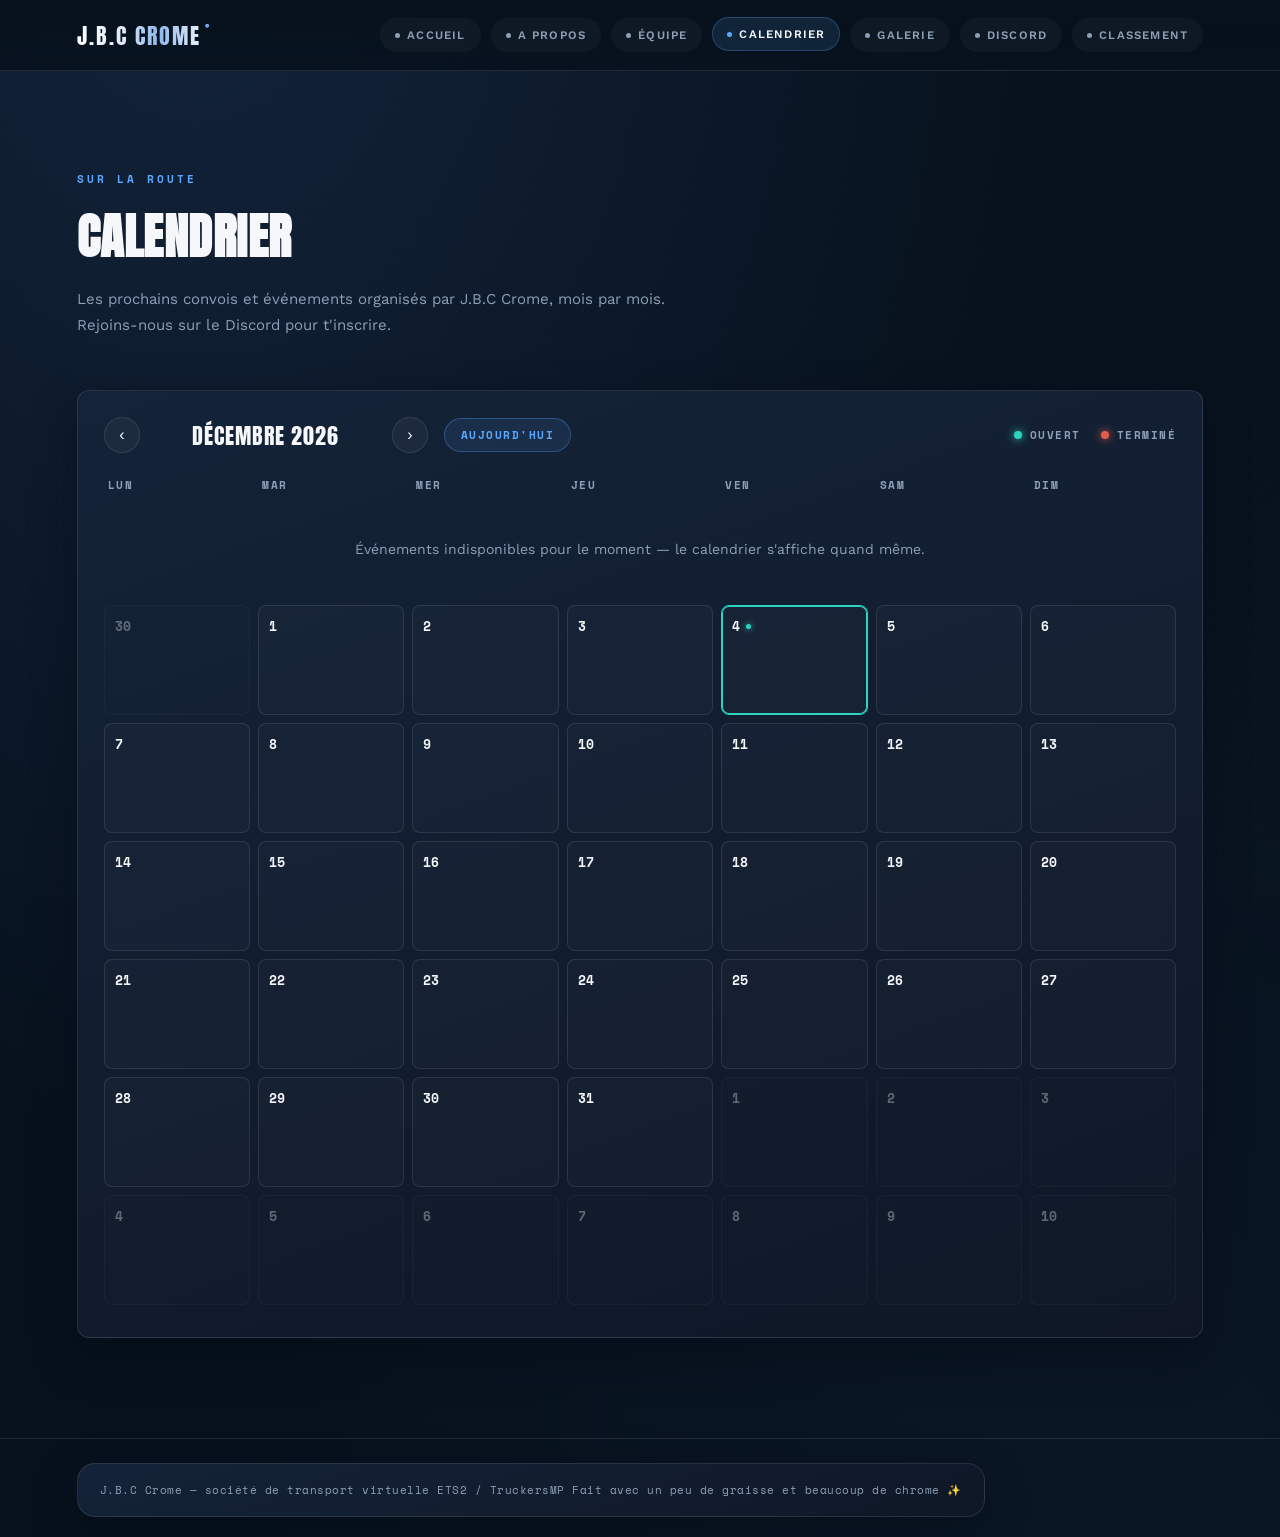
<file: calendrier.html>
<!DOCTYPE html>
<html lang="fr">
<head>
<meta charset="UTF-8">
<meta name="viewport" content="width=device-width, initial-scale=1.0">
<title>Calendrier J.B.C Crome</title>
<link rel="icon" type="image/png" href="LogoV3.png">
<link rel="stylesheet" href="styles-theme.css">
<style>
  @import url('https://fonts.googleapis.com/css2?family=Anton&family=Work+Sans:wght@400;500;600;700&family=Space+Mono:wght@400;700&display=swap');

  :root{
    --asphalt:#07111d;
    --panel:#0f1726;
    --panel-2:#142338;
    --hairline:rgba(255,255,255,.10);
    --chrome-1:#f5f7fb;
    --chrome-2:#dfe7f2;
    --chrome-3:#8ea0b7;
    --amber:#5da8ff;
    --amber-dim:#274d7c;
    --amber-glow:rgba(93,168,255,.24);
    --safety-red:#3b82f6;
    --safety-red-dark:#18365d;
    --open-color:#2dd4bf;
    --closed-color:#e05c4d;
    --shadow-hard:0 18px 45px rgba(2,10,20,.45);
  }

  *{box-sizing:border-box; margin:0; padding:0;}
  html{scroll-behavior:smooth;}

  body{
    background:
      radial-gradient(ellipse at 15% -10%, #12233a 0%, transparent 55%),
      radial-gradient(ellipse at 85% 110%, #0b1726 0%, transparent 55%),
      var(--asphalt);
    color:var(--chrome-2);
    font-family:'Work Sans', sans-serif;
    min-height:100vh;
    overflow-x:hidden;
  }
  body::before{
    content:"";
    position:fixed; inset:0;
    background-image: repeating-linear-gradient(35deg, rgba(255,255,255,.014) 0px, rgba(255,255,255,.014) 1px, transparent 1px, transparent 4px);
    pointer-events:none;
    z-index:1;
  }
  a{color:inherit; text-decoration:none;}
  ::selection{background:var(--amber); color:#1a0f04;}

  header{
    position:sticky; top:0; z-index:50;
    display:flex; align-items:center; justify-content:space-between;
    padding:18px 6vw;
    background:linear-gradient(180deg, rgba(7,17,29,.96), rgba(7,17,29,.86));
    backdrop-filter:blur(14px);
    border-bottom:1px solid var(--hairline);
  }
  .logo{
    font-family:'Anton', sans-serif;
    font-size:22px;
    letter-spacing:2px;
    text-transform:uppercase;
    background:linear-gradient(90deg, #ffffff 0%, #dce8f6 35%, #8db7eb 60%, #ffffff 100%);
    -webkit-background-clip:text; background-clip:text; color:transparent;
  }
  .logo::after{
    content:"●"; color:var(--amber); font-size:8px; vertical-align:top;
    -webkit-text-fill-color:var(--amber); margin-left:4px;
  }
  nav ul{list-style:none; display:flex; gap:10px; flex-wrap:wrap; justify-content:flex-end;}
  nav a{
    font-size:11.5px; letter-spacing:1.2px; text-transform:uppercase;
    color:var(--chrome-3); font-weight:600;
    padding:9px 14px; border-radius:999px;
    background:rgba(255,255,255,.03);
    border:1px solid transparent;
    display:inline-flex; align-items:center; gap:7px;
    transition:color .2s ease, background .2s ease, border-color .2s ease, transform .2s ease;
  }
  nav a::before{
    content:""; width:5px; height:5px; border-radius:50%;
    background:var(--chrome-3); flex-shrink:0;
    transition:background .2s ease, box-shadow .2s ease;
  }
  nav a:hover, nav a.active{
    color:var(--chrome-1);
    background:rgba(93,168,255,.12);
    border-color:rgba(93,168,255,.28);
    transform:translateY(-1px);
  }
  nav a:hover::before, nav a.active::before{
    background:var(--amber); box-shadow:0 0 8px var(--amber-glow);
  }

  section{position:relative; z-index:2; padding:100px 6vw; scroll-margin-top:90px;}
  .section-head{max-width:640px; margin-bottom:52px;}
  .eyebrow{
    font-family:'Space Mono', monospace;
    font-size:11px; letter-spacing:3px; text-transform:uppercase; color:var(--amber);
    font-weight:700; margin-bottom:14px; display:block;
  }
  .section-head h2{
    font-family:'Anton', sans-serif; font-size:clamp(30px,4.6vw,48px);
    text-transform:uppercase; letter-spacing:.5px; color:var(--chrome-1);
  }
  .section-head p{margin-top:14px; color:var(--chrome-3); line-height:1.7; font-size:15px;}

  /* ===== Calendrier ===== */
  .cal-wrap{
    background:linear-gradient(160deg, var(--panel-2), var(--panel));
    border:1px solid var(--hairline); border-radius:12px;
    padding:26px 26px 32px; box-shadow:var(--shadow-hard);
  }
  .cal-toolbar{
    display:flex; align-items:center; justify-content:space-between; flex-wrap:wrap; gap:16px;
    margin-bottom:24px;
  }
  .cal-legend{display:flex; gap:20px; flex-wrap:wrap;}
  .cal-legend-item{
    display:inline-flex; align-items:center; gap:8px;
    font-family:'Space Mono', monospace; font-size:10.5px; letter-spacing:1.5px;
    text-transform:uppercase; color:var(--chrome-3); font-weight:700;
  }
  .cal-legend-dot{width:8px; height:8px; border-radius:50%; flex-shrink:0;}
  .cal-legend-dot.open{background:var(--open-color); box-shadow:0 0 8px var(--open-color);}
  .cal-legend-dot.closed{background:var(--closed-color); box-shadow:0 0 8px var(--closed-color);}

  .cal-nav{display:flex; align-items:center; gap:16px;}
  .cal-nav-btn{
    width:36px; height:36px; border-radius:50%; border:1px solid var(--hairline);
    background:rgba(255,255,255,.04); color:var(--chrome-1);
    display:flex; align-items:center; justify-content:center; cursor:pointer;
    font-size:16px; transition:background .2s ease, border-color .2s ease;
  }
  .cal-nav-btn:hover{background:rgba(93,168,255,.14); border-color:var(--amber);}
  .cal-title{
    font-family:'Anton', sans-serif; font-size:22px; letter-spacing:1px;
    text-transform:uppercase; color:var(--chrome-1); min-width:220px; text-align:center;
  }
  .cal-today-btn{
    font-family:'Space Mono', monospace; font-size:10.5px; letter-spacing:1.5px; text-transform:uppercase;
    font-weight:700; color:var(--amber); background:rgba(93,168,255,.1);
    border:1px solid rgba(93,168,255,.3); border-radius:20px; padding:8px 16px; cursor:pointer;
    transition:background .2s ease, border-color .2s ease;
  }
  .cal-today-btn:hover{background:rgba(93,168,255,.2); border-color:var(--amber);}

  .cal-daynames{
    display:grid; grid-template-columns:repeat(7,1fr); gap:8px; margin-bottom:8px;
  }
  .cal-dayname{
    font-family:'Space Mono', monospace; font-size:10.5px; letter-spacing:1.5px; text-transform:uppercase;
    color:var(--chrome-3); text-align:left; padding-left:4px; font-weight:700;
  }
  .cal-grid{display:grid; grid-template-columns:repeat(7,1fr); gap:8px;}
  .cal-cell{
    min-height:110px; border-radius:8px; padding:10px 10px;
    background:rgba(255,255,255,.02); border:1px solid var(--hairline);
    display:flex; flex-direction:column; gap:6px; transition:border-color .2s ease;
  }
  .cal-cell.other-month{opacity:.35;}
  .cal-cell.today{border-color:var(--open-color); box-shadow:0 0 0 1px var(--open-color) inset;}
  .cal-cell.has-open{background:rgba(45,212,191,.07); border-color:rgba(45,212,191,.35);}
  .cal-cell.has-closed{background:rgba(224,92,77,.06); border-color:rgba(224,92,77,.3);}
  .cal-daynum{
    font-family:'Space Mono', monospace; font-size:13px; font-weight:700; color:var(--chrome-1);
    display:flex; align-items:center; gap:6px;
  }
  .cal-cell.today .cal-daynum::after{
    content:""; width:5px; height:5px; border-radius:50%; background:var(--open-color);
    box-shadow:0 0 6px var(--open-color);
  }
  .cal-events{display:flex; flex-direction:column; gap:5px;}
  .cal-event-pill{
    display:block; font-size:10.5px; line-height:1.3; padding:5px 8px; border-radius:5px;
    background:rgba(255,255,255,.06); color:var(--chrome-1); font-weight:600;
    overflow:hidden; text-overflow:ellipsis; white-space:nowrap;
    border-left:3px solid var(--chrome-3); transition:transform .15s ease;
  }
  a.cal-event-pill:hover{transform:translateX(2px);}
  .cal-event-pill.open{border-left-color:var(--open-color);}
  .cal-event-pill.closed{border-left-color:var(--closed-color); opacity:.7;}

  .cal-loading, .cal-error{
    text-align:center; padding:40px 20px; color:var(--chrome-3); font-size:14px;
  }

  @media (max-width:760px){
    header{padding:16px 5vw;} nav ul{gap:6px;} nav a{font-size:10.5px; padding:7px 10px;}
    .cal-wrap{padding:18px 14px 24px;}
    .cal-cell{min-height:74px; padding:6px 6px;}
    .cal-dayname{font-size:9px;}
    .cal-event-pill{font-size:9px; padding:4px 6px;}
    .cal-title{font-size:17px; min-width:0;}
  }

  footer{
    padding:24px 6vw 20px; border-top:1px solid var(--hairline);
    display:flex; justify-content:space-between; align-items:center; flex-wrap:wrap; gap:14px;
    color:var(--chrome-3); font-size:11px; letter-spacing:.5px; position:relative; z-index:2;
    font-family:'Space Mono', monospace;
  }
  body.push-footer{display:flex; flex-direction:column; min-height:100vh;}
  body.push-footer footer{margin-top:auto;}

  #preloader{
    position:fixed; inset:0; z-index:999; background:var(--asphalt);
    display:flex; flex-direction:column; align-items:center; justify-content:center; gap:24px;
    transition:opacity .6s ease, visibility .6s ease;
  }
  #preloader.hidden{opacity:0; visibility:hidden; pointer-events:none;}
  .preloader-logo{
    font-family:'Anton', sans-serif; font-size:16px; letter-spacing:3px;
    background:linear-gradient(180deg, #fff 0%, #e8e0d2 40%, #8a7f70 50%, #f3ede1 62%, #fff 100%);
    -webkit-background-clip:text; background-clip:text; color:transparent;
  }
  .preloader-ring{width:50px; height:50px; border-radius:50%; border:2px solid rgba(255,255,255,.08); border-top-color:var(--amber); animation:preloaderSpin .9s linear infinite;}
  .preloader-bar{width:220px; height:3px; background:rgba(255,255,255,.08); border-radius:3px; overflow:hidden; position:relative;}
  .preloader-bar-fill{height:100%; width:0%; border-radius:3px; background:linear-gradient(90deg, var(--amber-dim), var(--amber)); box-shadow:0 0 12px var(--amber-glow); transition:width .25s ease-out;}
  .preloader-percent{font-family:'Space Mono', monospace; font-size:13px; letter-spacing:1px; color:var(--chrome-3); font-variant-numeric:tabular-nums; min-width:42px; text-align:center;}
  .preloader-status{font-family:'Space Mono', monospace; font-size:9.5px; letter-spacing:2px; text-transform:uppercase; color:rgba(214,205,190,.4);}
  @keyframes preloaderSpin{to{transform:rotate(360deg);}}

</style>
</head>
<body>

<div id="preloader">
  <div class="preloader-ring"></div>
  <div class="preloader-logo">J.B.C&nbsp;CROME</div>
  <div class="preloader-bar"><div class="preloader-bar-fill" id="preloader-fill"></div></div>
  <div class="preloader-percent" id="preloader-percent">0%</div>
  <div class="preloader-status" id="preloader-status">Chargement du site…</div>
</div>

<header>
  <a href="index.html" class="logo">J.B.C&nbsp;CROME</a>
  <nav>
    <ul>
      <li><a href="index.html">Accueil</a></li>
      <li><a href="apropos.html">A propos</a></li>
      <li><a href="equipe.html">Équipe</a></li>
      <li><a href="calendrier.html" class="active">Calendrier</a></li>
      <li><a href="galerie.html">Galerie</a></li>
      <li><a href="discord.html">Discord</a></li>
      <li><a href="classement.html">Classement</a></li>
    </ul>
  </nav>
</header>

<section id="calendrier">
    <div class="section-head">
      <span class="eyebrow">Sur la route</span>
      <h2>Calendrier</h2>
      <p>Les prochains convois et événements organisés par J.B.C Crome, mois par mois. Rejoins-nous sur le Discord pour t'inscrire.</p>
    </div>

    <div class="cal-wrap">
      <div class="cal-toolbar">
        <div class="cal-nav">
          <button class="cal-nav-btn" id="cal-prev" aria-label="Mois précédent">‹</button>
          <span class="cal-title" id="cal-title">—</span>
          <button class="cal-nav-btn" id="cal-next" aria-label="Mois suivant">›</button>
          <button class="cal-today-btn" id="cal-today">Aujourd'hui</button>
        </div>
        <div class="cal-legend">
          <span class="cal-legend-item"><span class="cal-legend-dot open"></span>Ouvert</span>
          <span class="cal-legend-item"><span class="cal-legend-dot closed"></span>Terminé</span>
        </div>
      </div>

      <div class="cal-daynames">
        <span class="cal-dayname">Lun</span>
        <span class="cal-dayname">Mar</span>
        <span class="cal-dayname">Mer</span>
        <span class="cal-dayname">Jeu</span>
        <span class="cal-dayname">Ven</span>
        <span class="cal-dayname">Sam</span>
        <span class="cal-dayname">Dim</span>
      </div>

      <div class="cal-grid" id="cal-grid">
        <div class="cal-loading">Chargement du calendrier…</div>
      </div>
    </div>
</section>

<footer>
  <div class="footer-shell">
    <span>J.B.C Crome — société de transport virtuelle ETS2 / TruckersMP</span>
    <span>Fait avec un peu de graisse et beaucoup de chrome ✨</span>
  </div>
</footer>

<script>
(function(){
  function forceScrollTop(){
    window.scrollTo(0, 0);
  }
  forceScrollTop();
  document.addEventListener('DOMContentLoaded', forceScrollTop);
  window.addEventListener('load', forceScrollTop);
  window.addEventListener('pageshow', forceScrollTop);
  setTimeout(forceScrollTop, 0);
  setTimeout(forceScrollTop, 350);
})();
</script>

<script>
(function(){
  const preloader = document.getElementById('preloader');
  const fill = document.getElementById('preloader-fill');
  const percentLabel = document.getElementById('preloader-percent');
  const statusLabel = document.getElementById('preloader-status');
  if(!preloader || !fill || !percentLabel) return;

  const DUREE_MIN_MS = 150;
  const DUREE_MAX_MS = 400;

  const debut = performance.now();
  let pageEstPrete = (document.readyState === 'complete');
  let masque = false;

  const messages = [
    'Chargement du site…',
    'Préparation de la flotte…',
    'Polissage du chrome…',
    'Presque prêt…'
  ];

  window.addEventListener('load', function(){ pageEstPrete = true; });

  function definirProgression(pct){
    pct = Math.max(0, Math.min(100, pct));
    fill.style.width = pct + '%';
    percentLabel.textContent = Math.round(pct) + '%';
    if(statusLabel){
      const idx = Math.min(messages.length - 1, Math.floor((pct / 100) * messages.length));
      statusLabel.textContent = messages[idx];
    }
  }

  function cacherPreloader(){
    if(masque) return;
    masque = true;
    definirProgression(100);
    setTimeout(function(){
      preloader.classList.add('hidden');
    }, 150);
  }

  function boucle(){
    const ecoule = performance.now() - debut;
    const ratioTemps = Math.min(1, ecoule / DUREE_MIN_MS);
    const progressionSimulee = 90 * (1 - Math.pow(1 - ratioTemps, 2));
    definirProgression(progressionSimulee);

    const dureeMinAtteinte = ecoule >= DUREE_MIN_MS;
    const dureeMaxAtteinte = ecoule >= DUREE_MAX_MS;

    if((pageEstPrete && dureeMinAtteinte) || dureeMaxAtteinte){
      cacherPreloader();
      return;
    }
    requestAnimationFrame(boucle);
  }
  requestAnimationFrame(boucle);
})();
</script>

<script>
(function(){
  // Même API que evenements.html — remplace par le domaine ngrok fixe de ton bot si besoin.
  const EVENTS_API_URL = "https://caviar-gatherer-matriarch.ngrok-free.dev/api/events";

  const grid = document.getElementById('cal-grid');
  const titleEl = document.getElementById('cal-title');
  const btnPrev = document.getElementById('cal-prev');
  const btnNext = document.getElementById('cal-next');
  const btnToday = document.getElementById('cal-today');
  if(!grid) return;

  const MOIS = ['Janvier','Février','Mars','Avril','Mai','Juin','Juillet','Août','Septembre','Octobre','Novembre','Décembre'];

  const aujourdhui = new Date();
  aujourdhui.setHours(0,0,0,0);

  let vueAnnee = aujourdhui.getFullYear();
  let vueMois = aujourdhui.getMonth(); // 0-11
  let eventsParJour = {}; // "YYYY-M-D" -> [events]
  let evenementsCharges = false;

  function escapeHtml(str){
    return String(str).replace(/[&<>"']/g, c => ({
      '&':'&amp;', '<':'&lt;', '>':'&gt;', '"':'&quot;', "'":'&#39;'
    }[c]));
  }

  function cleJour(d){
    return d.getFullYear() + '-' + d.getMonth() + '-' + d.getDate();
  }

  function indexerEvenements(events){
    eventsParJour = {};
    events.forEach(function(ev){
      const d = new Date(ev.date);
      if(isNaN(d)) return;
      const cle = cleJour(d);
      if(!eventsParJour[cle]) eventsParJour[cle] = [];
      eventsParJour[cle].push(ev);
    });
  }

  async function chargerEvenements(){
    try{
      const url = EVENTS_API_URL + (EVENTS_API_URL.includes('?') ? '&' : '?') + 'ngrok-skip-browser-warning=true';
      const res = await fetch(url, {
        cache: 'no-store',
        headers: { 'ngrok-skip-browser-warning': 'true' }
      });
      if(!res.ok) throw new Error('HTTP ' + res.status);
      const events = await res.json();
      indexerEvenements(Array.isArray(events) ? events : []);
      evenementsCharges = true;
    }catch(err){
      console.warn('[calendrier] Échec chargement /api/events', err);
      evenementsCharges = false;
    }
    rendreCalendrier();
  }

  function rendreCalendrier(){
    titleEl.textContent = MOIS[vueMois] + ' ' + vueAnnee;

    const premierDuMois = new Date(vueAnnee, vueMois, 1);
    // Lundi = 0 ... Dimanche = 6
    const decalage = (premierDuMois.getDay() + 6) % 7;
    const debutGrille = new Date(vueAnnee, vueMois, 1 - decalage);

    let html = '';
    for(let i = 0; i < 42; i++){
      const jourDate = new Date(debutGrille.getFullYear(), debutGrille.getMonth(), debutGrille.getDate() + i);
      const estMoisCourant = jourDate.getMonth() === vueMois;
      const estAujourdhui = jourDate.getTime() === aujourdhui.getTime();
      const evenementsJour = eventsParJour[cleJour(jourDate)] || [];

      let classesCell = 'cal-cell';
      if(!estMoisCourant) classesCell += ' other-month';
      if(estAujourdhui) classesCell += ' today';
      if(evenementsJour.some(ev => new Date(ev.date) >= aujourdhui)) classesCell += ' has-open';
      else if(evenementsJour.length) classesCell += ' has-closed';

      let pillsHtml = '';
      if(evenementsJour.length){
        pillsHtml = '<div class="cal-events">' + evenementsJour.map(function(ev){
          const ouvert = new Date(ev.date) >= aujourdhui;
          const classe = 'cal-event-pill ' + (ouvert ? 'open' : 'closed');
          const titre = escapeHtml(ev.titre || 'Événement');
          if(ev.lien){
            return '<a class="' + classe + '" href="' + escapeHtml(ev.lien) + '" target="_blank" rel="noopener" title="' + titre + '">' + titre + '</a>';
          }
          return '<span class="' + classe + '" title="' + titre + '">' + titre + '</span>';
        }).join('') + '</div>';
      }

      html += '<div class="' + classesCell + '">'
        + '<span class="cal-daynum">' + jourDate.getDate() + '</span>'
        + pillsHtml
        + '</div>';
    }

    if(!evenementsCharges){
      grid.innerHTML = '<div class="cal-error" style="grid-column:1/-1;">Événements indisponibles pour le moment — le calendrier s\'affiche quand même.</div>' + html;
    } else {
      grid.innerHTML = html;
    }
  }

  btnPrev.addEventListener('click', function(){
    vueMois--;
    if(vueMois < 0){ vueMois = 11; vueAnnee--; }
    rendreCalendrier();
  });
  btnNext.addEventListener('click', function(){
    vueMois++;
    if(vueMois > 11){ vueMois = 0; vueAnnee++; }
    rendreCalendrier();
  });
  btnToday.addEventListener('click', function(){
    vueAnnee = aujourdhui.getFullYear();
    vueMois = aujourdhui.getMonth();
    rendreCalendrier();
  });

  chargerEvenements();
})();
</script>

</body>
</html>
</file>
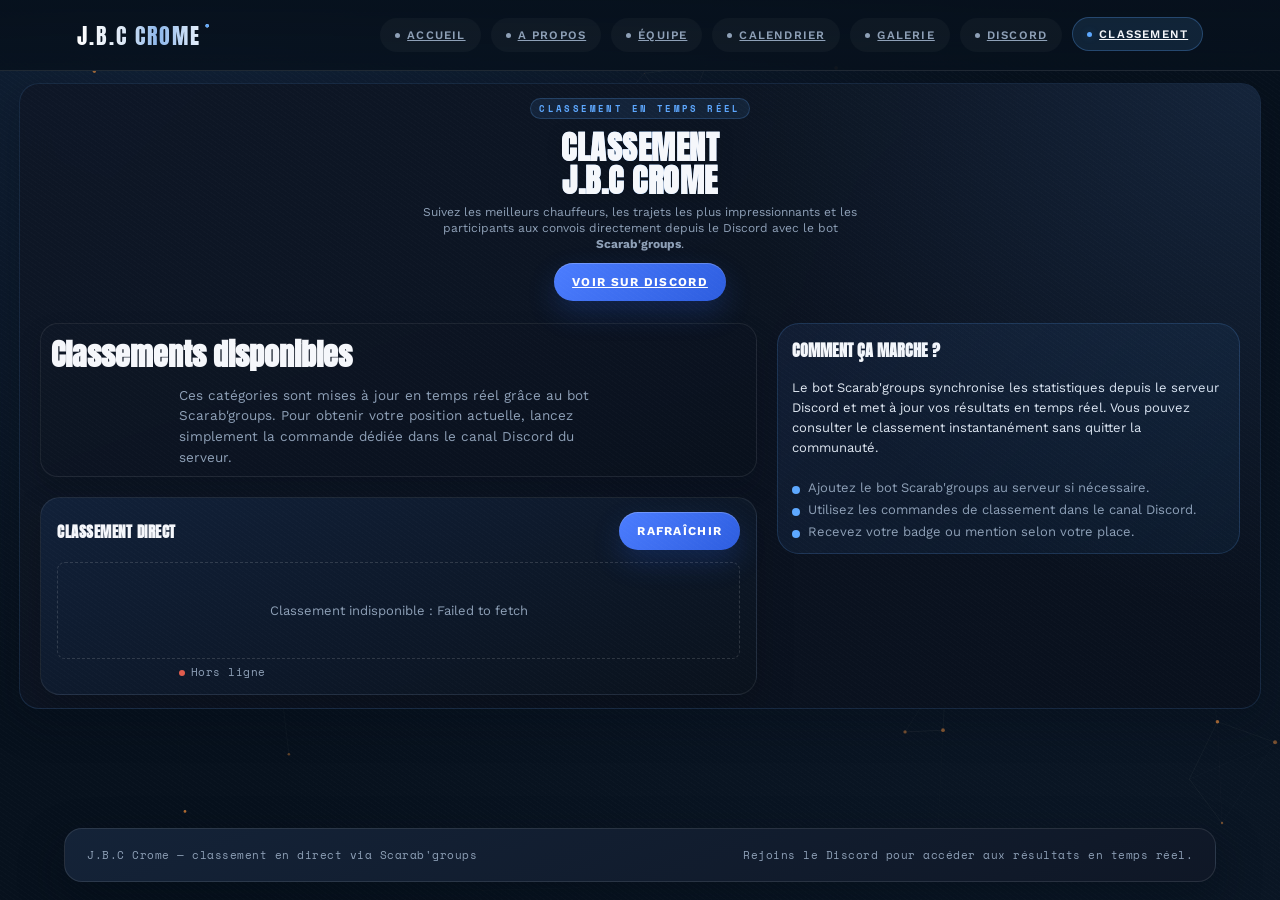
<file: classement.html>
<!DOCTYPE html>
<html lang="fr">
<head>
<meta charset="UTF-8">
<meta name="viewport" content="width=device-width, initial-scale=1.0">
<title>Classement J.B.C Crome</title>
<link rel="icon" type="image/png" href="LogoV3.png">
<link rel="stylesheet" href="styles-theme.css">
<style>
  @import url('https://fonts.googleapis.com/css2?family=Anton&family=Work+Sans:wght@400;500;600;700&family=Space+Mono:wght@400;700&display=swap');

  *{box-sizing:border-box; margin:0; padding:0;}
  html{scroll-behavior:smooth;}
  body{min-height:100vh; overflow-x:hidden;}
  header{position:sticky; top:0; z-index:50; display:flex; align-items:center; justify-content:space-between; padding:18px 6vw; background:linear-gradient(180deg, rgba(7,17,29,.96), rgba(7,17,29,.86)); backdrop-filter:blur(14px); border-bottom:1px solid rgba(255,255,255,.10);}
  .logo{font-family:'Anton', sans-serif; font-size:22px; letter-spacing:2px; text-transform:uppercase; background:linear-gradient(90deg, #ffffff 0%, #dce8f6 35%, #8db7eb 60%, #ffffff 100%); -webkit-background-clip:text; background-clip:text; color:transparent;}
  .logo::after{content:"●"; color:var(--amber); font-size:8px; vertical-align:top; -webkit-text-fill-color:var(--amber); margin-left:4px;}
  nav ul{list-style:none; display:flex; gap:10px; flex-wrap:wrap; justify-content:flex-end;}
  nav a{font-size:11.5px; letter-spacing:1.2px; text-transform:uppercase; color:var(--chrome-3); font-weight:600; padding:9px 14px; border-radius:999px; background:rgba(255,255,255,.03); border:1px solid transparent; display:inline-flex; align-items:center; gap:7px; transition:color .2s ease, background .2s ease, border-color .2s ease, transform .2s ease;}
  nav a::before{content:""; width:5px; height:5px; border-radius:50%; background:var(--chrome-3); flex-shrink:0; transition:background .2s ease, box-shadow .2s ease;}
  nav a:hover, nav a.active{color:var(--chrome-1); background:rgba(93,168,255,.12); border-color:rgba(93,168,255,.28); transform:translateY(-1px);}
  nav a:hover::before, nav a.active::before{background:var(--amber); box-shadow:0 0 8px rgba(93,168,255,.24);}
  @media (max-width:760px){header{padding:16px 5vw;} nav ul{gap:6px;} nav a{font-size:10.5px; padding:7px 10px;}}

  body{background:radial-gradient(ellipse at 15% -10%, #12233a 0%, transparent 55%), radial-gradient(ellipse at 85% 110%, #0b1726 0%, transparent 55%), #07111d; color:#dfe7f2; font-family:'Work Sans', sans-serif;}
  body::before{content:''; position:fixed; inset:0; background-image:repeating-linear-gradient(35deg, rgba(255,255,255,.014) 0px, rgba(255,255,255,.014) 1px, transparent 1px, transparent 4px); pointer-events:none; z-index:1;}

  .hero{position:relative; min-height:auto; display:flex; align-items:center; justify-content:center; padding:12px 1.5vw 8px;}
  .hero-shell{width:100%; max-width:1400px; margin:0 auto; display:grid; grid-template-columns:1fr; gap:22px; align-items:start; padding:clamp(10px,1vw,16px); border-radius:20px; border:1px solid rgba(93,168,255,.14); background:linear-gradient(135deg, rgba(15,23,38,.94), rgba(9,17,29,.96)); box-shadow:0 14px 38px rgba(2,10,20,.28); backdrop-filter:blur(16px); position:relative; overflow:hidden;}
  .hero-shell::before{content:''; position:absolute; inset:0; background:radial-gradient(circle at top right, rgba(93,168,255,.12), transparent 38%); pointer-events:none;}
  .hero-copy{position:relative; z-index:2; text-align:center; max-width:640px; margin:0 auto;}
  .hero-eyebrow{font-family:'Space Mono', monospace; font-size:9px; letter-spacing:2.4px; text-transform:uppercase; color:#5da8ff; font-weight:700; margin-bottom:12px; display:inline-block; padding:3px 8px; border-radius:999px; background:rgba(93,168,255,.10); border:1px solid rgba(93,168,255,.22);}
  .hero h1{font-family:'Anton', sans-serif; font-size:clamp(20px, 3.4vw, 32px); line-height:1.05; letter-spacing:1px; text-transform:uppercase; background:linear-gradient(90deg, #ffffff 0%, #dce8f6 18%, #9fc7f7 38%, #5da8ff 50%, #9fc7f7 62%, #dce8f6 82%, #ffffff 100%); -webkit-background-clip:text; background-clip:text; color:transparent; filter:drop-shadow(0 3px 8px rgba(0,0,0,.16));}
  .hero p{margin:6px auto 0; max-width:440px; font-size:12px; line-height:1.35; color:var(--chrome-3);}
  .hero-cta{margin-top:10px; display:flex; gap:10px; flex-wrap:wrap; justify-content:center;}
  .btn{display:inline-flex; align-items:center; gap:10px; padding:12px 18px; font-size:12px; letter-spacing:1.3px; text-transform:uppercase; font-weight:700; border-radius:999px; cursor:pointer; border:none; font-family:'Work Sans', sans-serif; transition:transform .2s ease, box-shadow .2s ease, filter .2s ease;}
  .btn:hover{transform:translateY(-2px); filter:brightness(1.04);}
  .btn-discord{background:linear-gradient(135deg, #4c7dff 0%, #2d5ddf 100%); color:#fff; box-shadow:0 12px 28px rgba(37,88,215,.24), inset 0 1px 0 rgba(255,255,255,.22);}

  .rank-shell{width:100%; max-width:1200px; margin:0 auto; display:grid; grid-template-columns:1.55fr 1fr; grid-template-areas:"intro info" "listing info"; gap:20px; align-items:start; justify-items:stretch;}
  .rank-intro{grid-area:intro; padding:8px 10px; border-radius:18px; border:1px solid rgba(255,255,255,.08); background:linear-gradient(160deg, rgba(15,23,38,.94), rgba(9,17,29,.98)); box-shadow:0 12px 24px rgba(2,10,20,.20);}
  .rank-intro h2{font-family:'Anton', sans-serif; font-size:clamp(22px,4vw,30px); color:var(--chrome-1); margin-bottom:8px;}
  .rank-intro p{font-size:13.5px; line-height:1.55; color:var(--chrome-3);}
  .rank-listing{grid-area:listing; display:grid; gap:16px;}

  .rank-card{padding:14px; border-radius:18px; border:1px solid rgba(255,255,255,.08); background:linear-gradient(160deg, rgba(18,34,58,.96), rgba(10,18,29,.98)); box-shadow:inset 0 1px 0 rgba(255,255,255,.04), 0 16px 28px rgba(0,0,0,.18);}
  .rank-card h3{font-family:'Anton', sans-serif; font-size:15px; text-transform:uppercase; letter-spacing:.5px; color:var(--chrome-1); margin-bottom:10px;}
  .rank-card p{color:var(--chrome-3); font-size:13px; line-height:1.55;}
  .rank-card::before{content:'🏆'; display:inline-block; margin-right:10px;}

  .ranking-panel{padding:14px 16px; border-radius:20px; border:1px solid rgba(255,255,255,.08); background:linear-gradient(160deg, rgba(18,34,58,.96), rgba(10,18,29,.98)); box-shadow:0 18px 38px rgba(0,0,0,.18);}
  .ranking-header{display:flex; align-items:center; justify-content:space-between; gap:12px; margin-bottom:12px;}
  .ranking-header h3{font-family:'Anton', sans-serif; font-size:15px; text-transform:uppercase; color:var(--chrome-1); margin:0; letter-spacing:.5px;}
  .rank-loading{grid-column:1/-1; text-align:center; padding:40px 20px; color:var(--chrome-3); border:1px dashed rgba(255,255,255,.14); border-radius:8px; font-size:13px;}
  .rank-note{color:var(--chrome-3); font-size:13px; margin-top:14px; display:flex; align-items:center; gap:8px;}
  .sync-status{font-size:11px; letter-spacing:.5px; color:var(--chrome-3); display:inline-flex; align-items:center; gap:6px; font-family:'Space Mono', monospace;}
  .sync-status::before{content:""; width:6px; height:6px; border-radius:50%; background:#888; flex-shrink:0;}
  .sync-status.live::before{background:#68d97a; box-shadow:0 0 8px #68d97a;}
  .sync-status.offline::before{background:#e05c4d;}
  .rank-columns{display:grid; grid-template-columns:repeat(2,1fr); gap:14px;}
  .rank-col{padding:12px 14px; border-radius:14px; border:1px solid rgba(255,255,255,.08); background:linear-gradient(160deg, rgba(15,23,38,.9), rgba(9,17,29,.95));}
  .rank-col h4{font-family:'Anton', sans-serif; font-size:12px; text-transform:uppercase; letter-spacing:.7px; color:var(--amber); margin-bottom:10px;}
  .rank-mini-list{list-style:none; display:grid; gap:8px;}
  .rank-mini-list li{display:flex; align-items:center; gap:8px; font-size:12.5px; color:var(--chrome-2);}
  .rank-mini-list .rank-pos{font-family:'Space Mono', monospace; font-size:11px; color:var(--chrome-3); width:16px; flex-shrink:0;}
  .rank-mini-list .rank-name{flex:1; min-width:0; overflow:hidden; text-overflow:ellipsis; white-space:nowrap;}
  .rank-mini-list .rank-value{font-family:'Space Mono', monospace; font-size:11.5px; color:var(--chrome-1); flex-shrink:0;}
  .rank-mini-list .rank-empty{color:var(--chrome-3); font-size:12px;}
  @media (max-width:640px){.rank-columns{grid-template-columns:1fr;}}

  .info-panel{grid-area:info; display:grid; gap:10px; align-content:start; padding:14px; border-radius:22px; border:1px solid rgba(93,168,255,.18); background:linear-gradient(135deg, rgba(41,68,118,.22), rgba(12,26,44,.94));}
  .info-panel h3{font-family:'Anton', sans-serif; font-size:16px; text-transform:uppercase; color:var(--chrome-1);}
  .info-panel p{color:var(--chrome-2); line-height:1.55; font-size:13px;}
  .info-panel ul{list-style:none; display:grid; gap:7px; margin-top:12px; padding-left:0;}
  .info-panel li{display:flex; align-items:flex-start; gap:8px; color:var(--chrome-3); font-size:13px;}
  .info-panel li::before{content:''; width:8px; height:8px; margin-top:6px; border-radius:50%; background:var(--amber); flex-shrink:0;}

  #particles{position:fixed; inset:0; z-index:0; pointer-events:none; width:100%; height:100%;}

  #preloader{
    position:fixed; inset:0; z-index:999; background:var(--asphalt);
    display:flex; flex-direction:column; align-items:center; justify-content:center; gap:24px;
    transition:opacity .6s ease, visibility .6s ease;
  }
  #preloader.hidden{opacity:0; visibility:hidden; pointer-events:none;}
  .preloader-logo{
    font-family:'Anton', sans-serif; font-size:16px; letter-spacing:3px;
    background:linear-gradient(180deg, #fff 0%, #e8e0d2 40%, #8a7f70 50%, #f3ede1 62%, #fff 100%);
    -webkit-background-clip:text; background-clip:text; color:transparent;
  }
  .preloader-ring{width:50px; height:50px; border-radius:50%; border:2px solid rgba(255,255,255,.08); border-top-color:var(--amber); animation:preloaderSpin .9s linear infinite;}
  .preloader-bar{width:220px; height:3px; background:rgba(255,255,255,.08); border-radius:3px; overflow:hidden; position:relative;}
  .preloader-bar-fill{height:100%; width:0%; border-radius:3px; background:linear-gradient(90deg, var(--amber-dim), var(--amber)); box-shadow:0 0 12px var(--amber-glow); transition:width .25s ease-out;}
  .preloader-percent{font-family:'Space Mono', monospace; font-size:13px; letter-spacing:1px; color:var(--chrome-3); font-variant-numeric:tabular-nums; min-width:42px; text-align:center;}
  @keyframes preloaderSpin{to{transform:rotate(360deg);}}

  body.push-footer{display:flex; flex-direction:column; min-height:100vh;}
  body.push-footer footer{margin-top:auto;}

  footer{padding:0 5vw 18px; position:relative; z-index:2;}
  footer .footer-shell{display:flex; justify-content:space-between; align-items:center; flex-wrap:wrap; gap:10px; padding:14px 16px; border:1px solid rgba(255,255,255,.10); border-radius:18px; background:linear-gradient(135deg, rgba(255,255,255,.04), rgba(255,255,255,.025)); color:var(--chrome-3); font-size:11px; letter-spacing:.5px; font-family:'Space Mono', monospace; box-shadow:0 10px 24px rgba(2,10,20,.16);}

  @media (max-width:840px){.rank-shell{grid-template-columns:1fr; grid-template-areas:"intro" "listing" "info";}.rank-metrics{grid-template-columns:1fr;}}
</style>
</head>
<body class="push-footer">
<div id="preloader">
  <div class="preloader-ring"></div>
  <div class="preloader-logo">J.B.C&nbsp;CROME</div>
  <div class="preloader-bar"><div class="preloader-bar-fill" id="preloader-fill"></div></div>
  <div class="preloader-percent" id="preloader-percent">0%</div>
  <div class="preloader-status" id="preloader-status">Chargement du site…</div>
</div>
<canvas id="particles"></canvas>
<header>
  <a href="index.html" class="logo">J.B.C&nbsp;CROME</a>
  <nav>
    <ul>
      <li><a href="index.html">Accueil</a></li>
      <li><a href="apropos.html">A propos</a></li>
      <li><a href="equipe.html">Équipe</a></li>
      <li><a href="calendrier.html">Calendrier</a></li>
      <li><a href="galerie.html">Galerie</a></li>
      <li><a href="discord.html">Discord</a></li>
      <li><a href="classement.html" class="active">Classement</a></li>
    </ul>
  </nav>
</header>
<section class="hero">
  <div class="hero-shell">
    <div class="hero-copy">
      <span class="hero-eyebrow">Classement en temps réel</span>
      <h1>Classement<br>J.B.C Crome</h1>
      <p>Suivez les meilleurs chauffeurs, les trajets les plus impressionnants et les participants aux convois directement depuis le Discord avec le bot <strong>Scarab'groups</strong>.</p>
      <div class="hero-cta">
        <a href="discord.html" class="btn btn-discord">Voir sur Discord</a>
      </div>
    </div>
    <div class="rank-shell">
      <div class="rank-intro">
        <h2>Classements disponibles</h2>
        <p>Ces catégories sont mises à jour en temps réel grâce au bot Scarab'groups. Pour obtenir votre position actuelle, lancez simplement la commande dédiée dans le canal Discord du serveur.</p>
      </div>
      <div class="rank-listing">
        <div class="ranking-panel">
          <div class="ranking-header">
            <h3>Classement direct</h3>
            <button id="refresh-ranking" class="btn btn-discord">Rafraîchir</button>
          </div>
          <div class="rank-loading" id="rank-loading">Chargement du classement…</div>
          <div class="rank-columns" id="rank-columns" style="display:none;">
            <div class="rank-col">
              <h4>Top kilomètres</h4>
              <ol class="rank-mini-list" id="rank-km"></ol>
            </div>
            <div class="rank-col">
              <h4>Top missions</h4>
              <ol class="rank-mini-list" id="rank-missions"></ol>
            </div>
          </div>
          <p class="rank-note" id="rank-updated"><span class="sync-status" id="rank-sync-status">Dernière mise à jour : —</span></p>
        </div>
      </div>
      <div class="info-panel">
        <h3>Comment ça marche ?</h3>
        <p>Le bot Scarab'groups synchronise les statistiques depuis le serveur Discord et met à jour vos résultats en temps réel. Vous pouvez consulter le classement instantanément sans quitter la communauté.</p>
        <ul>
          <li>Ajoutez le bot Scarab'groups au serveur si nécessaire.</li>
          <li>Utilisez les commandes de classement dans le canal Discord.</li>
          <li>Recevez votre badge ou mention selon votre place.</li>
        </ul>
      </div>
    </div>
  </div>
</section>
<script>
(function(){
  // Remplace par le domaine ngrok fixe de ton bot (même base que /api/stats).
  const CLASSEMENT_API_URL = "https://caviar-gatherer-matriarch.ngrok-free.dev/api/classement";

  const colKm = document.getElementById('rank-km');
  const colMissions = document.getElementById('rank-missions');
  const loading = document.getElementById('rank-loading');
  const columns = document.getElementById('rank-columns');
  const updated = document.getElementById('rank-updated');
  const syncStatus = document.getElementById('rank-sync-status');
  const refresh = document.getElementById('refresh-ranking');

  function formaterNombre(n){
    return Number(n || 0).toLocaleString('fr-FR');
  }

  function rendreListe(el, entries, suffixe){
    if(!entries || !entries.length){
      el.innerHTML = '<li class="rank-empty">Aucune donnée pour le moment.</li>';
      return;
    }
    el.innerHTML = entries.map(function(e){
      return '<li><span class="rank-pos">#' + e.rang + '</span>'
        + '<span class="rank-name">' + e.pseudo + '</span>'
        + '<span class="rank-value">' + formaterNombre(e.valeur) + (suffixe ? ' ' + suffixe : '') + '</span></li>';
    }).join('');
  }

  async function chargerClassement(){
    loading.style.display = 'block';
    loading.textContent = 'Chargement du classement…';
    columns.style.display = 'none';
    try{
      const url = CLASSEMENT_API_URL + (CLASSEMENT_API_URL.includes('?') ? '&' : '?') + 'ngrok-skip-browser-warning=true';
      const res = await fetch(url, {
        cache: 'no-store',
        headers: {
          // Le paramètre d'URL ci-dessus ne suffit plus à contourner la page
          // d'avertissement ngrok : il faut aussi l'en-tête dédié, sinon
          // ngrok renvoie une page HTML sans en-têtes CORS et le navigateur
          // bloque la réponse (erreur "blocked by CORS policy").
          'ngrok-skip-browser-warning': 'true'
        }
      });
      if(!res.ok) throw new Error('HTTP ' + res.status);
      const data = await res.json();

      rendreListe(colKm, data.top_km, 'km');
      rendreListe(colMissions, data.top_missions, 'missions');

      syncStatus.textContent = 'Dernière mise à jour : ' + new Date(data.updatedAt).toLocaleString('fr-FR');
      syncStatus.className = 'sync-status live';
      loading.style.display = 'none';
      columns.style.display = 'grid';
    }catch(err){
      console.warn('[classement] indisponible :', err);
      loading.textContent = 'Classement indisponible : ' + err.message;
      syncStatus.textContent = 'Hors ligne';
      syncStatus.className = 'sync-status offline';
    }
  }

  refresh.addEventListener('click', chargerClassement);
  chargerClassement();
})();
</script>

<script>
(function(){
  function forceScrollTop(){
    window.scrollTo(0, 0);
  }
  forceScrollTop();
  document.addEventListener('DOMContentLoaded', forceScrollTop);
  window.addEventListener('load', forceScrollTop);
  window.addEventListener('pageshow', forceScrollTop);
  setTimeout(forceScrollTop, 0);
  setTimeout(forceScrollTop, 350);
})();
</script>

<script>
(function(){
  const preloader = document.getElementById('preloader');
  const fill = document.getElementById('preloader-fill');
  const percentLabel = document.getElementById('preloader-percent');
  const statusLabel = document.getElementById('preloader-status');
  if(!preloader || !fill || !percentLabel) return;

  const DUREE_MIN_MS = 150;
  const DUREE_MAX_MS = 400;

  const debut = performance.now();
  let pageEstPrete = (document.readyState === 'complete');
  let masque = false;

  const messages = [
    'Chargement du site…',
    'Préparation de la flotte…',
    'Polissage du chrome…',
    'Presque prêt…'
  ];

  window.addEventListener('load', function(){ pageEstPrete = true; });

  function definirProgression(pct){
    pct = Math.max(0, Math.min(100, pct));
    fill.style.width = pct + '%';
    percentLabel.textContent = Math.round(pct) + '%';
    if(statusLabel){
      const idx = Math.min(messages.length - 1, Math.floor((pct / 100) * messages.length));
      statusLabel.textContent = messages[idx];
    }
  }

  function cacherPreloader(){
    if(masque) return;
    masque = true;
    definirProgression(100);
    setTimeout(function(){
      preloader.classList.add('hidden');
    }, 150);
  }

  function boucle(){
    const ecoule = performance.now() - debut;
    const ratioTemps = Math.min(1, ecoule / DUREE_MIN_MS);
    const progressionSimulee = 90 * (1 - Math.pow(1 - ratioTemps, 2));
    definirProgression(progressionSimulee);

    const dureeMinAtteinte = ecoule >= DUREE_MIN_MS;
    const dureeMaxAtteinte = ecoule >= DUREE_MAX_MS;

    if((pageEstPrete && dureeMinAtteinte) || dureeMaxAtteinte){
      cacherPreloader();
      return;
    }
    requestAnimationFrame(boucle);
  }
  requestAnimationFrame(boucle);
})();
</script>

<script>
(function(){
  const canvas = document.getElementById('particles');
  if(!canvas) return;

  const prefersReducedMotion = window.matchMedia('(prefers-reduced-motion: reduce)').matches;
  if(prefersReducedMotion) return;

  const ctx = canvas.getContext('2d');
  let width, height, particles;

  const DENSITE = 16000;
  const RAYON_LIEN = 130;

  function redimensionner(){
    width = canvas.width = window.innerWidth;
    height = canvas.height = window.innerHeight;
    const nb = Math.min(70, Math.round((width * height) / DENSITE));
    particles = Array.from({ length: nb }, creerParticule);
  }

  function creerParticule(){
    return {
      x: Math.random() * width,
      y: Math.random() * height,
      vx: (Math.random() - 0.5) * 0.12,
      vy: -0.08 - Math.random() * 0.16,
      r: Math.random() * 1.5 + 0.5,
      life: Math.random(),
    };
  }

  function pas(){
    ctx.clearRect(0, 0, width, height);
    for(const p of particles){
      p.x += p.vx;
      p.y += p.vy;
      p.life += 0.0035;
      if(p.y < -10){ p.y = height + 10; p.x = Math.random() * width; }
      if(p.x < 0 || p.x > width) p.vx *= -1;
      const flicker = 0.35 + 0.35 * Math.sin(p.life * 6.28);
      ctx.beginPath();
      ctx.arc(p.x, p.y, p.r, 0, Math.PI * 2);
      ctx.fillStyle = `rgba(255, 150, 60, ${flicker})`;
      ctx.fill();
    }
    for(let i = 0; i < particles.length; i++){
      for(let j = i + 1; j < particles.length; j++){
        const a = particles[i], b = particles[j];
        const dx = a.x - b.x, dy = a.y - b.y;
        const dist = Math.sqrt(dx * dx + dy * dy);
        if(dist < RAYON_LIEN){
          ctx.beginPath();
          ctx.moveTo(a.x, a.y);
          ctx.lineTo(b.x, b.y);
          ctx.strokeStyle = `rgba(214, 205, 190, ${0.09 * (1 - dist / RAYON_LIEN)})`;
          ctx.lineWidth = 1;
          ctx.stroke();
        }
      }
    }
    requestAnimationFrame(pas);
  }

  redimensionner();
  window.addEventListener('resize', redimensionner);
  requestAnimationFrame(pas);
})();
</script>

<footer>
  <div class="footer-shell">
    <span>J.B.C Crome — classement en direct via Scarab'groups</span>
    <span>Rejoins le Discord pour accéder aux résultats en temps réel.</span>
  </div>
</footer>
</body>
</html>
</file>
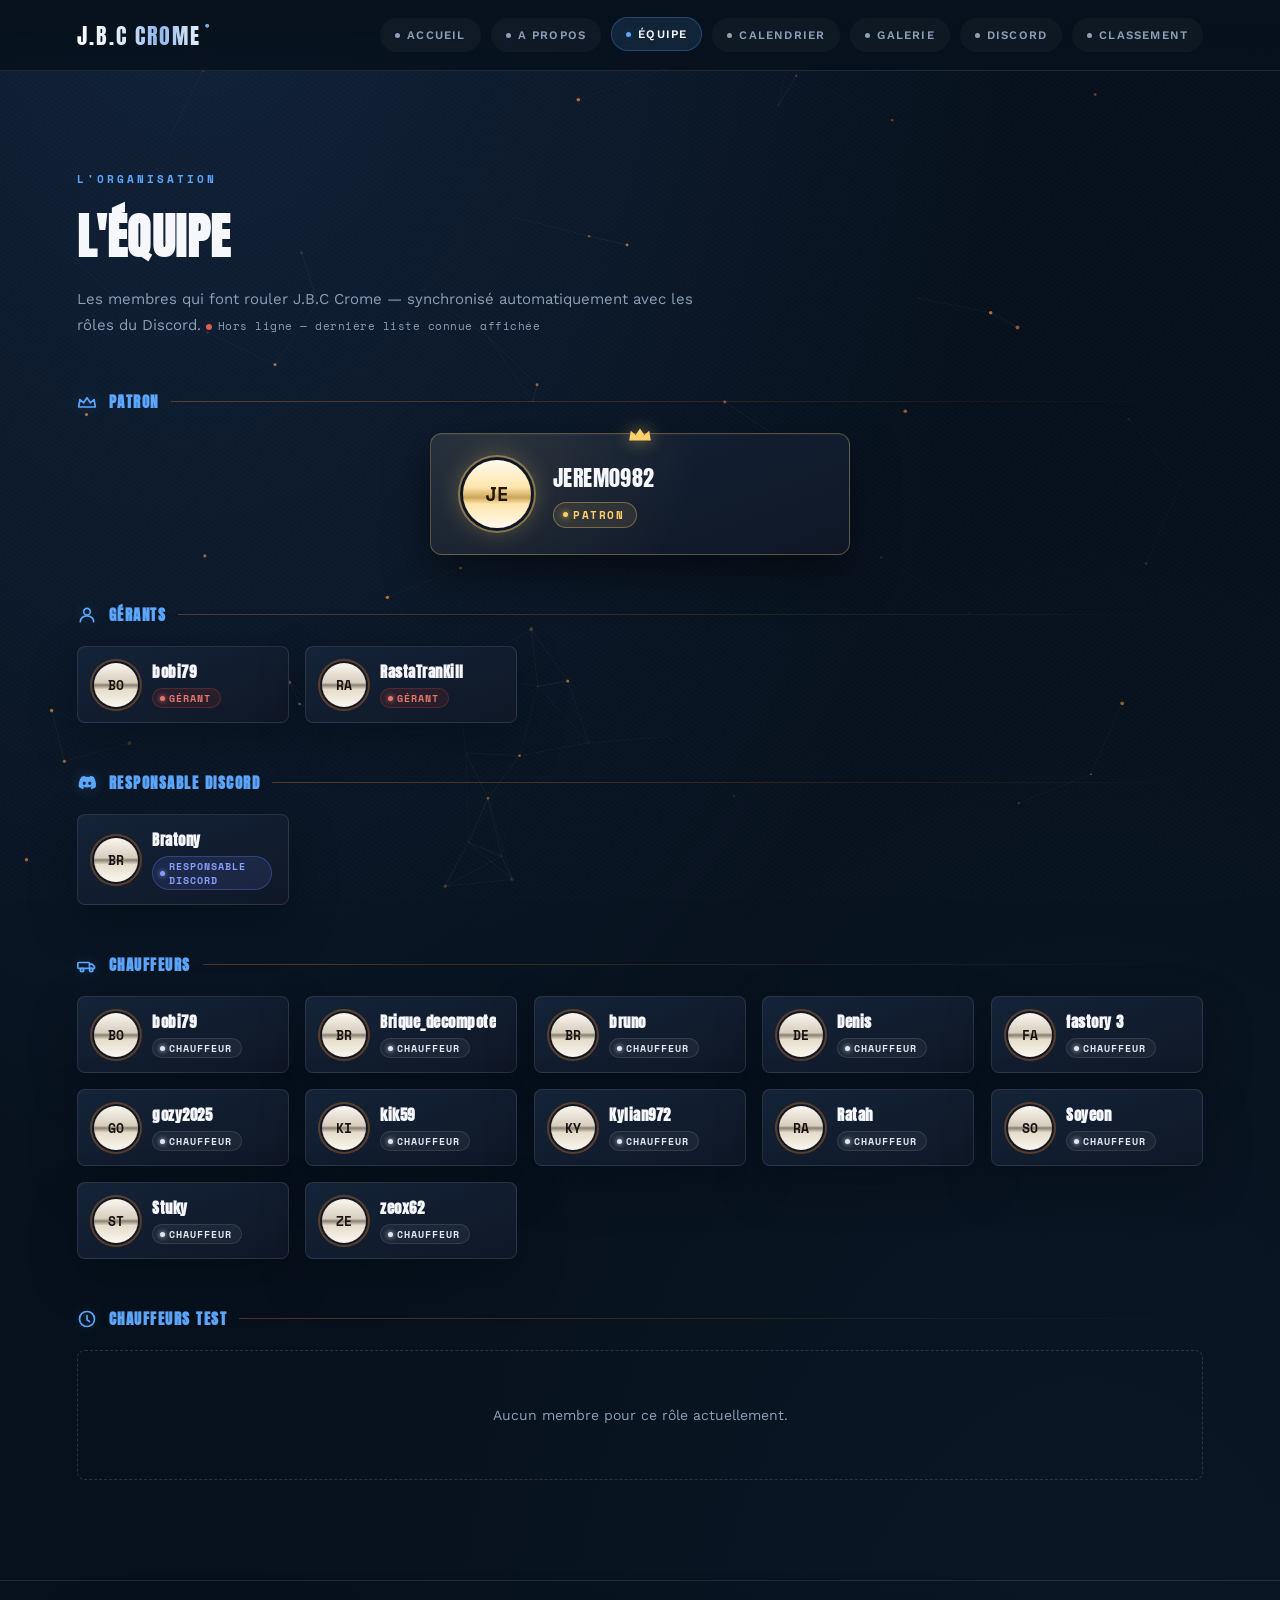
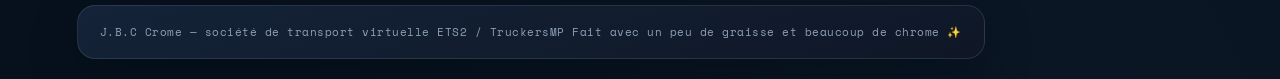
<file: equipe.html>
<!DOCTYPE html>
<html lang="fr">
<head>
<meta charset="UTF-8">
<meta name="viewport" content="width=device-width, initial-scale=1.0">
<title>Équipe J.B.C Crome</title>
<link rel="icon" type="image/png" href="LogoV3.png">
<link rel="stylesheet" href="styles-theme.css">
<style>
  @import url('https://fonts.googleapis.com/css2?family=Anton&family=Work+Sans:wght@400;500;600;700&family=Space+Mono:wght@400;700&display=swap');

  :root{
    --asphalt:#07111d;
    --panel:#0f1726;
    --panel-2:#142338;
    --hairline:rgba(255,255,255,.10);
    --chrome-1:#f5f7fb;
    --chrome-2:#dfe7f2;
    --chrome-3:#8ea0b7;
    --amber:#5da8ff;
    --amber-dim:#274d7c;
    --amber-glow:rgba(93,168,255,.24);
    --safety-red:#3b82f6;
    --safety-red-dark:#18365d;
    --shadow-hard:0 18px 45px rgba(2,10,20,.45);
  }

  *{box-sizing:border-box; margin:0; padding:0;}
  html{scroll-behavior:smooth;}

  body{
    background:
      radial-gradient(ellipse at 15% -10%, #12233a 0%, transparent 55%),
      radial-gradient(ellipse at 85% 110%, #0b1726 0%, transparent 55%),
      var(--asphalt);
    color:var(--chrome-2);
    font-family:'Work Sans', sans-serif;
    min-height:100vh;
    overflow-x:hidden;
  }
  body::before{
    content:"";
    position:fixed; inset:0;
    background-image: repeating-linear-gradient(35deg, rgba(255,255,255,.014) 0px, rgba(255,255,255,.014) 1px, transparent 1px, transparent 4px);
    pointer-events:none;
    z-index:1;
  }
  a{color:inherit; text-decoration:none;}
  ::selection{background:var(--amber); color:#1a0f04;}

  header{
    position:sticky; top:0; z-index:50;
    display:flex; align-items:center; justify-content:space-between;
    padding:18px 6vw;
    background:linear-gradient(180deg, rgba(7,17,29,.96), rgba(7,17,29,.86));
    backdrop-filter:blur(14px);
    border-bottom:1px solid var(--hairline);
  }
  .logo{
    font-family:'Anton', sans-serif;
    font-size:22px;
    letter-spacing:2px;
    text-transform:uppercase;
    background:linear-gradient(90deg, #ffffff 0%, #dce8f6 35%, #8db7eb 60%, #ffffff 100%);
    -webkit-background-clip:text; background-clip:text; color:transparent;
  }
  .logo::after{
    content:"●"; color:var(--amber); font-size:8px; vertical-align:top;
    -webkit-text-fill-color:var(--amber); margin-left:4px;
  }
  nav ul{list-style:none; display:flex; gap:10px; flex-wrap:wrap; justify-content:flex-end;}
  nav a{
    font-size:11.5px; letter-spacing:1.2px; text-transform:uppercase;
    color:var(--chrome-3); font-weight:600;
    padding:9px 14px; border-radius:999px;
    background:rgba(255,255,255,.03);
    border:1px solid transparent;
    display:inline-flex; align-items:center; gap:7px;
    transition:color .2s ease, background .2s ease, border-color .2s ease, transform .2s ease;
  }
  nav a::before{
    content:""; width:5px; height:5px; border-radius:50%;
    background:var(--chrome-3); flex-shrink:0;
    transition:background .2s ease, box-shadow .2s ease;
  }
  nav a:hover, nav a.active{
    color:var(--chrome-1);
    background:rgba(93,168,255,.12);
    border-color:rgba(93,168,255,.28);
    transform:translateY(-1px);
  }
  nav a:hover::before, nav a.active::before{
    background:var(--amber); box-shadow:0 0 8px var(--amber-glow);
  }

  #next-event-banner{
    position:relative; z-index:40; display:none;
    align-items:center; gap:22px;
    padding:13px 6vw;
    background:
      repeating-linear-gradient(135deg, rgba(0,0,0,.18) 0 10px, transparent 10px 20px),
      linear-gradient(90deg, var(--safety-red-dark), var(--safety-red) 60%, var(--safety-red-dark));
    color:#fff5ee;
    flex-wrap:wrap;
    border-bottom:1px solid rgba(0,0,0,.3);
  }
  #next-event-banner.visible{display:flex;}
  #next-event-banner .neb-label{
    font-family:'Space Mono', monospace; font-size:10.5px; letter-spacing:1.5px; text-transform:uppercase;
    background:rgba(0,0,0,.25); border:1px solid rgba(255,255,255,.3);
    border-radius:3px; padding:6px 12px; flex-shrink:0;
  }
  #next-event-banner .neb-info{flex:1; min-width:200px; display:flex; flex-direction:column; gap:2px;}
  #next-event-banner .neb-title{font-family:'Anton', sans-serif; font-size:16px; text-transform:uppercase; letter-spacing:.3px;}
  #next-event-banner .neb-meta{font-size:12.5px; color:rgba(255,255,255,.85); font-family:'Space Mono', monospace;}
  #next-event-banner .neb-countdown{
    font-family:'Space Mono', monospace; font-size:13px; font-weight:700;
    background:rgba(0,0,0,.28); border-radius:4px; padding:8px 14px; text-align:center; flex-shrink:0; white-space:nowrap;
  }
  #next-event-banner .neb-btn{
    flex-shrink:0; font-size:12px; letter-spacing:1px; text-transform:uppercase; font-weight:700;
    background:#fff5ee; color:var(--safety-red-dark); padding:11px 22px; border-radius:3px;
    transition:transform .2s ease;
  }
  #next-event-banner .neb-btn:hover{transform:translateY(-2px);}

  .hero{
    position:relative; min-height:90vh;
    display:flex; flex-direction:column; align-items:center; justify-content:center;
    text-align:center; padding:0 6vw; z-index:2;
  }
  .hero-stats{display:flex; align-items:stretch; justify-content:center; gap:0; margin-bottom:38px; opacity:0; animation:riseIn .8s ease forwards 0s;}
  .hero-stat{
    display:flex; flex-direction:column; align-items:center; justify-content:center;
    padding:16px 30px; min-width:100px;
    background:var(--panel-2);
    border:1px solid var(--hairline);
    border-radius:6px;
    box-shadow:inset 0 2px 6px rgba(0,0,0,.6), 0 1px 0 rgba(255,255,255,.04);
  }
  .hero-stat-value{
    font-family:'Space Mono', monospace; font-weight:700;
    font-size:clamp(20px,2.6vw,28px); letter-spacing:1px;
    color:var(--chrome-1);
    text-shadow:0 0 14px var(--amber-glow);
    font-variant-numeric:tabular-nums;
  }
  .hero-stat-label{margin-top:9px; font-size:9.5px; letter-spacing:2px; text-transform:uppercase; color:var(--amber);}
  .hero-stat-sep{width:14px; display:flex; align-items:center; justify-content:center;}
  .hero-stat-sep::after{content:""; width:4px; height:4px; border-radius:50%; background:var(--chrome-3);}
  @media (max-width:600px){ .hero-stat{padding:14px 16px; min-width:0;} }

  .hero-eyebrow{
    font-family:'Space Mono', monospace;
    font-size:11.5px; letter-spacing:3px; text-transform:uppercase;
    color:var(--amber); font-weight:700; margin-bottom:24px;
    opacity:0; animation:riseIn .8s ease forwards .1s;
  }
  .hero h1{
    font-family:'Anton', sans-serif;
    font-size:clamp(52px, 11vw, 138px);
    line-height:.9; letter-spacing:1px; text-transform:uppercase;
    background:linear-gradient(180deg,
      #fffaf2 0%, #ece2d0 14%, #a89c8a 30%, #5c5346 46%,
      #f6efe2 52%, #cfc3af 60%, #857a68 74%, #f0e7d8 88%, #fffaf2 100%);
    -webkit-background-clip:text; background-clip:text; color:transparent;
    background-size:100% 220%;
    animation:chromeSheen 8s ease-in-out infinite, riseIn .9s ease forwards .25s;
    opacity:0;
    filter:drop-shadow(0 8px 24px rgba(0,0,0,.6));
  }
  .hero h1 span{display:block;}
  @keyframes chromeSheen{0%,100%{background-position:0% 0%;} 50%{background-position:0% 100%;}}
  @keyframes riseIn{from{opacity:0; transform:translateY(20px);} to{opacity:1; transform:translateY(0);}}
  .hero p.tag{margin-top:24px; max-width:560px; font-size:16px; line-height:1.6; color:var(--chrome-3); opacity:0; animation:riseIn .8s ease forwards .45s;}
  .hero-cta{margin-top:42px; display:flex; gap:16px; flex-wrap:wrap; justify-content:center; opacity:0; animation:riseIn .8s ease forwards .6s;}

  .btn{
    display:inline-flex; align-items:center; gap:10px;
    padding:15px 30px; font-size:13px; letter-spacing:1.5px; text-transform:uppercase; font-weight:700;
    border-radius:3px; cursor:pointer; border:none; font-family:'Work Sans', sans-serif;
    transition:transform .2s ease, box-shadow .2s ease;
  }
  .btn:hover{transform:translateY(-2px);}
  .btn-chrome{
    background:linear-gradient(180deg,#fbf7ef 0%, #d6cdbe 45%, #8a7f70 50%, #e5dccb 60%, #fbf7ef 100%);
    color:#171310; box-shadow:0 14px 30px rgba(0,0,0,.45), inset 0 1px 0 rgba(255,255,255,.8);
  }
  .btn-chrome:hover{box-shadow:0 18px 40px rgba(0,0,0,.55), inset 0 1px 0 rgba(255,255,255,.9);}
  .btn-discord{
    background:linear-gradient(180deg, #6c81ff 0%, #4a5ce0 100%); color:#fff;
    box-shadow:0 14px 30px rgba(74,92,224,.35), inset 0 1px 0 rgba(255,255,255,.35);
  }
  .btn-discord:hover{box-shadow:0 18px 40px rgba(74,92,224,.5), inset 0 1px 0 rgba(255,255,255,.4);}
  .btn-ghost{background:transparent; color:var(--chrome-2); border:1px solid rgba(255,138,30,.35);}
  .btn-ghost:hover{border-color:var(--amber); color:var(--amber);}
  .btn-truckbook{
    background:linear-gradient(180deg, #ffb04c 0%, #e08a1e 100%); color:#1a1200;
    box-shadow:0 14px 30px rgba(224,138,30,.35), inset 0 1px 0 rgba(255,255,255,.35);
  }
  .btn-truckbook:hover{box-shadow:0 18px 40px rgba(224,138,30,.5), inset 0 1px 0 rgba(255,255,255,.4);}

  section{position:relative; z-index:2; padding:100px 6vw; scroll-margin-top:90px;}
  .section-head{max-width:640px; margin-bottom:52px;}
  .eyebrow{
    font-family:'Space Mono', monospace;
    font-size:11px; letter-spacing:3px; text-transform:uppercase; color:var(--amber);
    font-weight:700; margin-bottom:14px; display:block;
  }
  .section-head h2{
    font-family:'Anton', sans-serif; font-size:clamp(30px,4.6vw,48px);
    text-transform:uppercase; letter-spacing:.5px; color:var(--chrome-1);
  }
  .section-head p{margin-top:14px; color:var(--chrome-3); line-height:1.7; font-size:15px;}

  .plates{display:grid; grid-template-columns:repeat(2,1fr); gap:20px; max-width:760px;}
  .plate{
    background:linear-gradient(160deg, var(--panel-2), var(--panel));
    border:1px solid var(--hairline); border-radius:6px; padding:30px 26px;
    position:relative; transition:transform .25s ease, border-color .25s ease;
  }
  .plate::before, .plate::after{
    content:""; position:absolute; top:12px; width:6px; height:6px; border-radius:50%;
    background:radial-gradient(circle at 35% 30%, #6b6156, #2b2620);
    box-shadow:inset 0 1px 1px rgba(0,0,0,.6);
  }
  .plate::before{left:12px;} .plate::after{right:12px;}
  .plate:hover{transform:translateY(-5px); border-color:rgba(255,138,30,.3);}
  .plate .num{font-family:'Space Mono', monospace; font-size:12px; color:var(--amber); letter-spacing:2px; margin-bottom:16px; display:block;}
  .plate h3{font-family:'Anton', sans-serif; font-size:19px; text-transform:uppercase; letter-spacing:.5px; margin-bottom:10px; color:var(--chrome-1);}
  .plate p{color:var(--chrome-3); font-size:14px; line-height:1.65;}

  .discord-band{
    background:linear-gradient(135deg, #241c14 0%, #2c2117 45%, #1a140e 100%);
    border-radius:10px; padding:60px 6vw;
    display:flex; align-items:center; justify-content:space-between; gap:36px; flex-wrap:wrap;
    border:1px solid rgba(255,138,30,.22); box-shadow:var(--shadow-hard);
  }
  .discord-band h2{font-family:'Anton', sans-serif; font-size:clamp(26px,3.8vw,42px); text-transform:uppercase; color:#fff5ea; max-width:480px; line-height:1.12;}
  .discord-band p{color:var(--chrome-3); margin-top:12px; max-width:420px; font-size:14px; line-height:1.6;}
  .discord-layout{display:flex; gap:26px; flex-wrap:wrap; align-items:stretch;}
  .discord-layout .discord-band{flex:1 1 420px;}
  .discord-widget{flex:0 0 auto; display:flex; align-items:center; justify-content:center;}
  .discord-widget iframe{border-radius:10px; box-shadow:var(--shadow-hard); max-width:100%;}
  @media (max-width:900px){ .discord-layout{flex-direction:column;} .discord-widget{width:100%;} .discord-widget iframe{width:100%;} }

  .empty-state, .loading-state{
    grid-column:1/-1; text-align:center; padding:56px 20px; color:var(--chrome-3);
    border:1px dashed rgba(255,255,255,.14); border-radius:8px; font-size:14px;
  }
  .sync-status{font-size:11px; letter-spacing:.5px; color:var(--chrome-3); display:inline-flex; align-items:center; gap:6px; font-family:'Space Mono', monospace;}
  .sync-status::before{content:""; width:6px; height:6px; border-radius:50%; background:#888; flex-shrink:0;}
  .sync-status.live::before{background:#68d97a; box-shadow:0 0 8px #68d97a;}
  .sync-status.offline::before{background:#e05c4d;}

  /* ===== Cartes membres — équipe ===== */
  @keyframes cardIn{from{opacity:0; transform:translateY(14px) scale(.97);} to{opacity:1; transform:translateY(0) scale(1);}}
  @keyframes crownFloat{0%,100%{transform:translateY(0);} 50%{transform:translateY(-3px);}}
  @keyframes ringPulse{0%,100%{box-shadow:0 0 0 2px var(--panel), 0 0 0 4px var(--ring-color, rgba(255,138,30,.3)), 0 0 18px 2px var(--ring-glow, transparent);}
    50%{box-shadow:0 0 0 2px var(--panel), 0 0 0 5px var(--ring-color, rgba(255,138,30,.45)), 0 0 26px 4px var(--ring-glow, transparent);}}

  .team-role{margin-bottom:48px;} .team-role:last-child{margin-bottom:0;}
  .role-title{
    font-family:'Anton', sans-serif; font-size:15px; letter-spacing:1.5px; text-transform:uppercase;
    color:var(--amber); margin-bottom:20px; display:flex; align-items:center; gap:12px;
  }
  .role-title .role-icon{
    width:20px; height:20px; flex-shrink:0; display:flex; align-items:center; justify-content:center;
    filter:drop-shadow(0 0 6px var(--amber-glow));
  }
  .role-title .role-icon svg{width:100%; height:100%;}
  .role-title::after{content:""; flex:1; height:1px; background:linear-gradient(90deg, rgba(255,138,30,.3), transparent);}
  .role-title .role-count{
    font-family:'Space Mono', monospace; font-size:11px; letter-spacing:1px; color:var(--chrome-3);
    background:rgba(255,255,255,.04); border:1px solid var(--hairline); border-radius:20px; padding:3px 10px;
  }

  .team-grid{display:grid; grid-template-columns:repeat(auto-fill, minmax(200px,1fr)); gap:16px;}

  .team-card{
    position:relative; display:flex; align-items:center; gap:14px; text-align:left;
    background:linear-gradient(160deg, var(--panel-2), var(--panel));
    border:1px solid var(--hairline); border-left:3px solid var(--role-accent, var(--chrome-3));
    border-radius:8px; padding:14px 16px; cursor:pointer;
    overflow:hidden; will-change:transform;
    opacity:0; animation:cardIn .5s cubic-bezier(.22,1,.36,1) forwards;
    transition:transform .25s cubic-bezier(.22,1,.36,1), border-color .25s ease, box-shadow .25s ease, background .25s ease;
  }
  .team-card:focus-visible, .spotlight-card:focus-visible{outline:2px solid var(--amber); outline-offset:3px;}
  .team-card::before{
    content:""; position:absolute; inset:0;
    background:radial-gradient(circle at 0% 0%, var(--role-glow, rgba(255,138,30,.08)), transparent 62%);
    opacity:0; transition:opacity .25s ease;
  }
  .team-card::after{
    content:""; position:absolute; top:0; left:-60%; width:40%; height:100%;
    background:linear-gradient(90deg, transparent, rgba(255,255,255,.05), transparent);
    transform:skewX(-20deg); transition:left .55s ease; pointer-events:none;
  }
  .team-card:hover{
    transform:translateY(-5px) scale(1.015);
    border-color:var(--role-accent, rgba(255,138,30,.35));
    box-shadow:0 14px 32px rgba(0,0,0,.5), 0 0 0 1px var(--role-accent, rgba(255,138,30,.15)) inset;
    background:linear-gradient(160deg, #2c261f, var(--panel));
  }
  .team-card:hover::before{opacity:1;}
  .team-card:hover::after{left:120%;}

  .team-card .avatar{
    --ring-color: rgba(255,138,30,.3); --ring-glow: transparent;
    flex-shrink:0; width:44px; height:44px; border-radius:50%; object-fit:cover;
    display:flex; align-items:center; justify-content:center;
    font-family:'Space Mono', monospace; font-size:13px; font-weight:700; letter-spacing:.5px;
    background:linear-gradient(180deg,#fbf7ef 0%, #d6cdbe 45%, #8a7f70 50%, #e5dccb 60%, #fbf7ef 100%);
    color:#171310;
    box-shadow:0 0 0 2px var(--panel), 0 0 0 4px var(--ring-color), 0 0 14px 1px var(--ring-glow);
    position:relative; z-index:1; transition:box-shadow .25s ease;
  }
  .team-card:hover .avatar{animation:ringPulse 1.6s ease-in-out infinite;}

  .team-card .info{position:relative; z-index:1; min-width:0;}
  .team-card .pseudo{
    display:block; font-size:14.5px; font-weight:600; color:var(--chrome-1);
    white-space:nowrap; overflow:hidden; text-overflow:ellipsis;
  }
  .team-card .role{
    display:inline-flex; align-items:center; gap:4px; margin-top:5px; font-size:9.5px; letter-spacing:1px; text-transform:uppercase;
    font-family:'Space Mono', monospace; font-weight:700;
    color:var(--role-accent, var(--amber)); background:var(--role-glow, rgba(255,138,30,.1));
    border:1px solid var(--role-border, rgba(255,138,30,.25));
    border-radius:20px; padding:2px 9px 2px 7px;
  }
  .team-card .role::before{content:""; width:5px; height:5px; border-radius:50%; background:currentColor; flex-shrink:0; box-shadow:0 0 5px currentColor;}

  /* Accents par rôle */
  .team-role[data-role="patron"] .team-card{--role-accent:#ffcf6b; --role-glow:rgba(255,207,107,.12); --role-border:rgba(255,207,107,.35);}
  .team-role[data-role="gerants"] .team-card{--role-accent:#e8756a; --role-glow:rgba(201,58,46,.12); --role-border:rgba(201,58,46,.3);}
  .team-role[data-role="discord"] .team-card{--role-accent:#8b9aff; --role-glow:rgba(108,129,255,.12); --role-border:rgba(108,129,255,.3);}
  .team-role[data-role="chauffeurs"] .team-card{--role-accent:var(--chrome-2); --role-glow:rgba(255,255,255,.05); --role-border:var(--hairline);}
  .team-role[data-role="chauffeurs_essai"] .team-card{--role-accent:var(--chrome-3); --role-glow:rgba(255,255,255,.04); --role-border:var(--hairline); opacity:.7;}

  /* ===== Carte spotlight (Patron) ===== */
  .spotlight-wrap{display:flex; justify-content:center;}
  .spotlight-card{
    position:relative; display:flex; align-items:center; gap:22px;
    max-width:420px; width:100%; padding:26px 32px;
    background:
      radial-gradient(circle at 15% 0%, rgba(255,207,107,.10), transparent 55%),
      linear-gradient(160deg, var(--panel-2), var(--panel));
    border:1px solid rgba(255,207,107,.3); border-radius:12px;
    box-shadow:0 18px 44px rgba(0,0,0,.5), inset 0 1px 0 rgba(255,255,255,.04);
    opacity:0; animation:cardIn .55s cubic-bezier(.22,1,.36,1) forwards; cursor:pointer;
    transition:transform .3s ease, box-shadow .3s ease;
  }
  .spotlight-card:hover{transform:translateY(-6px); box-shadow:0 24px 54px rgba(0,0,0,.55), 0 0 0 1px rgba(255,207,107,.25) inset;}
  .spotlight-card .crown{
    position:absolute; top:-13px; left:50%; transform:translateX(-50%);
    width:26px; height:26px; color:#ffcf6b; filter:drop-shadow(0 0 8px rgba(255,207,107,.6));
    animation:crownFloat 2.4s ease-in-out infinite;
  }
  .spotlight-card .avatar{
    flex-shrink:0; width:68px; height:68px; border-radius:50%; object-fit:cover;
    display:flex; align-items:center; justify-content:center;
    font-family:'Space Mono', monospace; font-size:19px; font-weight:700;
    background:linear-gradient(180deg,#fffaf0 0%, #ffe6ad 40%, #cba659 55%, #ffe6ad 65%, #fffaf0 100%);
    color:#211605;
    box-shadow:0 0 0 3px var(--panel), 0 0 0 5px rgba(255,207,107,.4), 0 0 24px 2px rgba(255,207,107,.3);
  }
  .spotlight-card .info{min-width:0;}
  .spotlight-card .pseudo{
    display:block; font-family:'Anton', sans-serif; font-size:22px; letter-spacing:.4px;
    text-transform:uppercase; color:var(--chrome-1); white-space:nowrap; overflow:hidden; text-overflow:ellipsis;
  }
  .spotlight-card .role{
    display:inline-flex; align-items:center; gap:5px; margin-top:8px; font-size:10.5px; letter-spacing:1.5px; text-transform:uppercase;
    font-family:'Space Mono', monospace; font-weight:700; color:#ffcf6b;
    background:rgba(255,207,107,.1); border:1px solid rgba(255,207,107,.35); border-radius:20px; padding:4px 12px 4px 9px;
  }
  .spotlight-card .role::before{content:""; width:5px; height:5px; border-radius:50%; background:currentColor; box-shadow:0 0 6px currentColor;}

  .month-group{margin-bottom:52px;} .month-group:last-child{margin-bottom:0;}
  .month-title{font-family:'Anton', sans-serif; font-size:clamp(22px,3.2vw,32px); color:var(--chrome-1); text-transform:uppercase; margin-bottom:12px;}
  .month-divider{width:100%; height:2px; background:linear-gradient(90deg, var(--amber), rgba(255,138,30,.1)); margin-bottom:26px;}
  .event-row{
    display:flex; background:linear-gradient(160deg, var(--panel-2), var(--panel));
    border:1px solid var(--hairline); border-radius:8px; overflow:hidden; margin-bottom:20px;
    transition:transform .25s ease, border-color .25s ease;
  }
  .event-row:last-child{margin-bottom:0;}
  .event-row:hover{transform:translateY(-4px); border-color:rgba(201,58,46,.45);}
  .event-badge{
    flex-shrink:0; width:104px;
    background:
      repeating-linear-gradient(135deg, rgba(0,0,0,.15) 0 8px, transparent 8px 16px),
      linear-gradient(160deg, var(--safety-red), var(--safety-red-dark));
    display:flex; flex-direction:column; align-items:center; justify-content:center;
    color:#fff5ee; text-align:center; border-right:3px solid rgba(0,0,0,.25);
  }
  .event-badge .day{font-family:'Anton', sans-serif; font-size:36px; line-height:1;}
  .event-badge .month{font-family:'Space Mono', monospace; font-size:10px; letter-spacing:2px; margin-top:8px; text-transform:uppercase; opacity:.9;}
  .event-content{flex:1; padding:22px 26px; display:flex; flex-direction:column; justify-content:center; gap:8px; min-width:0;}
  .event-tag{
    align-self:flex-start; font-family:'Space Mono', monospace;
    font-size:10.5px; letter-spacing:1px; text-transform:uppercase; font-weight:700;
    color:var(--amber); background:rgba(255,138,30,.08); border:1px solid rgba(255,138,30,.3);
    border-radius:20px; padding:5px 13px;
  }
  .event-content h3{font-family:'Anton', sans-serif; font-size:clamp(16px,1.9vw,20px); text-transform:uppercase; color:var(--chrome-1); letter-spacing:.3px; line-height:1.3;}
  .event-location{font-size:13px; color:var(--chrome-3); display:flex; align-items:center; gap:6px;}
  .event-desc{font-size:14px; color:var(--chrome-3); line-height:1.6;}
  .event-desc-list{list-style:none; font-size:14px; color:var(--chrome-3); line-height:1.7;}
  .event-desc-list li{padding-left:16px; position:relative;}
  .event-desc-list li::before{content:"›"; position:absolute; left:0; color:var(--amber);}
  .event-image{flex-shrink:0; width:270px; position:relative; background-size:cover; background-position:center; display:flex; align-items:center; justify-content:center;}
  .event-image::before{content:""; position:absolute; inset:0; background:linear-gradient(90deg, rgba(19,17,16,.55) 0%, rgba(19,17,16,0) 45%);}
  .event-image.no-image{background:linear-gradient(160deg, var(--panel), var(--asphalt));}
  .event-arrow{
    position:relative; z-index:2; width:50px; height:50px; border-radius:50%;
    background:var(--amber); color:#1a1200; display:flex; align-items:center; justify-content:center;
    font-size:22px; transition:transform .2s ease;
  }
  .event-arrow:hover{transform:scale(1.08);}

  .albums-grid{display:grid; grid-template-columns:repeat(auto-fill, minmax(300px,1fr)); gap:24px;}
  .album-card{
    background:linear-gradient(160deg, var(--panel-2), var(--panel));
    border:1px solid var(--hairline); border-radius:10px; overflow:hidden; cursor:pointer;
    transition:transform .25s ease, border-color .25s ease;
  }
  .album-card:hover{transform:translateY(-5px); border-color:rgba(255,138,30,.35);}
  .album-cover{position:relative; aspect-ratio:16/10.5; background-size:cover; background-position:center;}
  .album-cover-overlay{
    position:absolute; inset:0; display:flex; flex-direction:column; justify-content:flex-end; padding:18px 20px;
    background:linear-gradient(180deg, rgba(19,17,16,0) 35%, rgba(19,17,16,.55) 70%, rgba(19,17,16,.92) 100%);
  }
  .album-category{font-family:'Space Mono', monospace; font-size:10.5px; letter-spacing:2px; text-transform:uppercase; font-weight:700; color:var(--amber); margin-bottom:6px;}
  .album-title{font-family:'Anton', sans-serif; font-size:18px; line-height:1.25; text-transform:uppercase; letter-spacing:.4px; color:var(--chrome-1);}
  .album-body{padding:18px 20px 20px; display:flex; flex-direction:column; gap:14px;}
  .album-body p{color:var(--chrome-3); font-size:13.5px; line-height:1.6; display:-webkit-box; -webkit-box-orient:vertical; line-clamp:3; -webkit-line-clamp:3; overflow:hidden;}
  .album-footer{display:flex; justify-content:flex-end;}
  .album-count-pill{
    display:inline-flex; align-items:center; gap:8px; font-family:'Space Mono', monospace;
    font-size:10.5px; letter-spacing:1px; text-transform:uppercase; font-weight:700; color:var(--chrome-1);
    background:rgba(255,255,255,.05); border:1px solid rgba(255,255,255,.14); border-radius:30px; padding:8px 16px;
    transition:border-color .2s ease, background .2s ease;
  }
  .album-card:hover .album-count-pill{border-color:rgba(255,138,30,.5); background:rgba(255,138,30,.1); color:var(--amber);}

  /* ===== Modale profil membre ===== */
  #profile-modal{
    position:fixed; inset:0; z-index:210; background:rgba(8,7,6,.88); backdrop-filter:blur(6px);
    display:none; align-items:center; justify-content:center; padding:5vh 5vw;
    opacity:0; transition:opacity .22s ease;
  }
  #profile-modal.open{display:flex; opacity:1;}
  .profile-card{
    position:relative; width:100%; max-width:360px; text-align:center;
    background:
      radial-gradient(circle at 20% 0%, var(--pm-glow, rgba(255,138,30,.12)), transparent 55%),
      linear-gradient(160deg, var(--panel-2), var(--panel));
    border:1px solid var(--pm-border, rgba(255,138,30,.3)); border-radius:14px;
    padding:40px 30px 30px; box-shadow:0 30px 70px rgba(0,0,0,.6);
    transform:scale(.94) translateY(10px); transition:transform .25s cubic-bezier(.22,1,.36,1);
  }
  #profile-modal.open .profile-card{transform:scale(1) translateY(0);}
  .profile-close{
    position:absolute; top:14px; right:14px; width:34px; height:34px; border-radius:50%;
    background:rgba(255,255,255,.06); border:1px solid var(--hairline); color:var(--chrome-1);
    display:flex; align-items:center; justify-content:center; cursor:pointer; font-size:16px;
    transition:background .2s ease, border-color .2s ease;
  }
  .profile-close:hover{background:rgba(255,138,30,.14); border-color:var(--amber);}
  .profile-avatar{
    width:96px; height:96px; margin:0 auto 18px; border-radius:50%; object-fit:cover;
    display:flex; align-items:center; justify-content:center;
    font-family:'Space Mono', monospace; font-size:26px; font-weight:700;
    background:linear-gradient(180deg,#fbf7ef 0%, #d6cdbe 45%, #8a7f70 50%, #e5dccb 60%, #fbf7ef 100%);
    color:#171310;
    box-shadow:0 0 0 3px var(--panel), 0 0 0 6px var(--pm-border, rgba(255,138,30,.3)), 0 0 30px 2px var(--pm-glow, transparent);
  }
  .profile-pseudo{font-family:'Anton', sans-serif; font-size:24px; text-transform:uppercase; letter-spacing:.4px; color:var(--chrome-1);}
  .profile-role{
    display:inline-flex; align-items:center; gap:6px; margin-top:12px; font-size:11px; letter-spacing:1.5px; text-transform:uppercase;
    font-family:'Space Mono', monospace; font-weight:700; color:var(--pm-accent, var(--amber));
    background:var(--pm-glow, rgba(255,138,30,.1)); border:1px solid var(--pm-border, rgba(255,138,30,.3));
    border-radius:20px; padding:6px 15px 6px 11px;
  }
  .profile-role::before{content:""; width:6px; height:6px; border-radius:50%; background:currentColor; box-shadow:0 0 6px currentColor;}
  .profile-meta{margin-top:18px; font-size:12px; color:var(--chrome-3); font-family:'Space Mono', monospace; letter-spacing:.5px;}

  .profile-stats{
    margin-top:22px; display:grid; grid-template-columns:repeat(3,1fr); gap:10px;
  }
  .profile-stat{
    padding:12px 8px; background:rgba(255,255,255,.03); border:1px solid var(--hairline); border-radius:8px;
    display:flex; flex-direction:column; align-items:center; gap:4px;
  }
  .profile-stat-value{
    font-family:'Space Mono', monospace; font-weight:700; font-size:16px; color:var(--chrome-1);
    font-variant-numeric:tabular-nums; white-space:nowrap;
  }
  .profile-stat-value.loading{color:var(--chrome-3); opacity:.5;}
  .profile-stat-label{font-size:8.5px; letter-spacing:1.2px; text-transform:uppercase; color:var(--chrome-3);}

  .profile-actions{margin-top:22px; display:flex; gap:10px; justify-content:center; flex-wrap:wrap;}
  .profile-btn{
    display:inline-flex; align-items:center; gap:8px; font-size:12px; letter-spacing:1px; text-transform:uppercase; font-weight:700;
    padding:11px 20px; border-radius:20px; cursor:pointer; border:1px solid var(--hairline);
    background:rgba(255,255,255,.03); color:var(--chrome-2); transition:border-color .2s ease, color .2s ease, background .2s ease;
  }
  .profile-btn:hover{border-color:var(--amber); color:var(--amber); background:rgba(255,138,30,.08);}
  .profile-btn.discord{background:linear-gradient(180deg,#6c81ff,#4a5ce0); border-color:transparent; color:#fff;}
  .profile-btn.discord:hover{filter:brightness(1.08); color:#fff;}

  #lightbox{
    position:fixed; inset:0; z-index:200; background:rgba(8,7,6,.94); backdrop-filter:blur(6px);
    display:none; flex-direction:column; align-items:center; justify-content:center; padding:5vh 5vw;
    opacity:0; transition:opacity .25s ease;
  }
  #lightbox.open{display:flex; opacity:1;}
  #lightbox img{max-width:100%; max-height:76vh; border-radius:8px; box-shadow:0 30px 70px rgba(0,0,0,.6); transform:scale(.96); transition:transform .25s ease;}
  #lightbox.open img{transform:scale(1);}
  #lightbox-info{margin-top:18px; max-width:620px; text-align:center;}
  #lightbox-caption{color:var(--chrome-3); font-size:12px; letter-spacing:1px; text-transform:uppercase; font-family:'Space Mono', monospace;}
  #lightbox-caption strong{color:var(--chrome-1);}
  #lightbox-description{margin-top:8px; color:var(--chrome-2); font-size:14px; line-height:1.6;}
  #lightbox-description:empty{display:none;}
  #lightbox-close, #lightbox-prev, #lightbox-next{
    position:absolute; border-radius:50%; background:rgba(255,255,255,.06);
    border:1px solid rgba(255,138,30,.25); color:var(--chrome-1);
    display:flex; align-items:center; justify-content:center; cursor:pointer; transition:background .2s ease, border-color .2s ease;
  }
  #lightbox-close:hover, #lightbox-prev:hover, #lightbox-next:hover{background:rgba(255,138,30,.14); border-color:var(--amber);}
  #lightbox-close{top:26px; right:6vw; width:42px; height:42px; font-size:20px;}
  #lightbox-prev, #lightbox-next{top:50%; transform:translateY(-50%); width:48px; height:48px; font-size:22px;}
  #lightbox-prev{left:4vw;} #lightbox-next{right:4vw;}

  footer{
    padding:24px 6vw 20px; border-top:1px solid var(--hairline);
    display:flex; justify-content:space-between; align-items:center; flex-wrap:wrap; gap:14px;
    color:var(--chrome-3); font-size:11px; letter-spacing:.5px; position:relative; z-index:2;
    font-family:'Space Mono', monospace;
  }
  body.push-footer{display:flex; flex-direction:column; min-height:100vh;}
  body.push-footer footer{margin-top:auto;}

  @media (max-width:760px){
    header{padding:16px 5vw;} nav ul{gap:6px;} nav a{font-size:10.5px; padding:7px 10px;}
    .plates{grid-template-columns:1fr;} .discord-band{flex-direction:column; text-align:center; align-items:center;}
    #next-event-banner{padding:12px 5vw; gap:12px;} #next-event-banner .neb-countdown{display:none;}
    .event-row{flex-direction:column;}
    .event-badge{width:100%; flex-direction:row; justify-content:flex-start; gap:12px; padding:14px 20px; border-right:none; border-bottom:3px solid rgba(0,0,0,.25);}
    .event-badge .day{font-size:26px;}
    .event-image{width:100%; height:170px;}
  }

  #particles{position:fixed; inset:0; z-index:0; pointer-events:none; width:100%; height:100%;}

  #preloader{
    position:fixed; inset:0; z-index:999; background:var(--asphalt);
    display:flex; flex-direction:column; align-items:center; justify-content:center; gap:24px;
    transition:opacity .6s ease, visibility .6s ease;
  }
  #preloader.hidden{opacity:0; visibility:hidden; pointer-events:none;}
  .preloader-logo{
    font-family:'Anton', sans-serif; font-size:16px; letter-spacing:3px;
    background:linear-gradient(180deg, #fff 0%, #e8e0d2 40%, #8a7f70 50%, #f3ede1 62%, #fff 100%);
    -webkit-background-clip:text; background-clip:text; color:transparent;
  }
  .preloader-ring{width:50px; height:50px; border-radius:50%; border:2px solid rgba(255,255,255,.08); border-top-color:var(--amber); animation:preloaderSpin .9s linear infinite;}
  .preloader-bar{width:220px; height:3px; background:rgba(255,255,255,.08); border-radius:3px; overflow:hidden; position:relative;}
  .preloader-bar-fill{height:100%; width:0%; border-radius:3px; background:linear-gradient(90deg, var(--amber-dim), var(--amber)); box-shadow:0 0 12px var(--amber-glow); transition:width .25s ease-out;}
  .preloader-percent{font-family:'Space Mono', monospace; font-size:13px; letter-spacing:1px; color:var(--chrome-3); font-variant-numeric:tabular-nums; min-width:42px; text-align:center;}
  .preloader-status{font-family:'Space Mono', monospace; font-size:9.5px; letter-spacing:2px; text-transform:uppercase; color:rgba(214,205,190,.4);}
  @keyframes preloaderSpin{to{transform:rotate(360deg);}}

</style>
</head>
<body>

<div id="preloader">
  <div class="preloader-ring"></div>
  <div class="preloader-logo">J.B.C&nbsp;CROME</div>
  <div class="preloader-bar"><div class="preloader-bar-fill" id="preloader-fill"></div></div>
  <div class="preloader-percent" id="preloader-percent">0%</div>
  <div class="preloader-status" id="preloader-status">Chargement du site…</div>
</div>

<canvas id="particles"></canvas>

<header>
  <a href="index.html" class="logo">J.B.C&nbsp;CROME</a>
  <nav>
    <ul>
      <li><a href="index.html">Accueil</a></li>
      <li><a href="apropos.html">A propos</a></li>
      <li><a href="equipe.html" class="active">Équipe</a></li>
      <li><a href="calendrier.html">Calendrier</a></li>
      <li><a href="galerie.html">Galerie</a></li>
      <li><a href="discord.html">Discord</a></li>
      <li><a href="classement.html">Classement</a></li>
    </ul>
  </nav>
</header>

<section id="equipe">
    <div class="section-head">
      <span class="eyebrow">L'organisation</span>
      <h2>L'équipe</h2>
      <p>Les membres qui font rouler J.B.C Crome — synchronisé automatiquement avec les rôles du Discord. <span id="sync-status" class="sync-status">Synchronisation…</span></p>
    </div>

  <div class="team-role" data-role="patron">
    <h3 class="role-title">
      <span class="role-icon"><svg viewBox="0 0 24 24" fill="none" stroke="currentColor" stroke-width="2" stroke-linecap="round" stroke-linejoin="round"><path d="M2 18h20l-1.5-9-4.5 4-4-6-4 6-4.5-4L2 18z"/></svg></span>
      Patron
    </h3>
    <div class="spotlight-wrap" id="role-patron">
      <div class="spotlight-card" tabindex="0" data-pseudo="Jerem0982" data-role-label="Patron" data-role-key="patron">
        <svg class="crown" viewBox="0 0 24 24" fill="currentColor"><path d="M2 18h20l-1.5-9-4.5 4-4-6-4 6-4.5-4L2 18z"/></svg>
        <span class="avatar">JE</span>
        <div class="info">
          <span class="pseudo">Jerem0982</span>
          <span class="role">Patron</span>
        </div>
      </div>
    </div>
  </div>

  <div class="team-role" data-role="gerants">
    <h3 class="role-title">
      <span class="role-icon"><svg viewBox="0 0 24 24" fill="none" stroke="currentColor" stroke-width="2" stroke-linecap="round" stroke-linejoin="round"><circle cx="12" cy="8" r="4"/><path d="M4 20c0-4 3.5-7 8-7s8 3 8 7"/></svg></span>
      Gérants
    </h3>
    <div class="team-grid" id="role-gerants">
      <div class="team-card" tabindex="0" data-pseudo="bobi79" data-role-label="Gérant" data-role-key="gerants">
        <span class="avatar">BO</span>
        <div class="info">
          <span class="pseudo">bobi79</span>
          <span class="role">Gérant</span>
        </div>
      </div>
      <div class="team-card" tabindex="0" data-pseudo="RastaTranKill" data-role-label="Gérant" data-role-key="gerants">
        <span class="avatar">RA</span>
        <div class="info">
          <span class="pseudo">RastaTranKill</span>
          <span class="role">Gérant</span>
        </div>
      </div>
    </div>
  </div>

  <div class="team-role" data-role="discord">
    <h3 class="role-title">
      <span class="role-icon"><svg viewBox="0 0 24 24" fill="currentColor"><path d="M20.3 4.9A17.6 17.6 0 0 0 15.8 3.4c-.2.4-.5.9-.6 1.3a16.4 16.4 0 0 0-4.9 0 8 8 0 0 0-.7-1.3 17.6 17.6 0 0 0-4.5 1.5C2.5 8.9 1.8 12.8 2.1 16.7a17.7 17.7 0 0 0 5.4 2.7c.4-.6.8-1.2 1.1-1.9-.6-.2-1.2-.5-1.7-.9l.4-.3c3.3 1.5 6.9 1.5 10.2 0l.4.3c-.5.3-1.1.6-1.7.9.3.7.7 1.3 1.1 1.9a17.6 17.6 0 0 0 5.4-2.7c.4-4.5-.7-8.4-2.4-11.8ZM8.7 14.3c-1 0-1.8-.9-1.8-2s.8-2 1.8-2 1.8.9 1.8 2-.8 2-1.8 2Zm6.6 0c-1 0-1.8-.9-1.8-2s.8-2 1.8-2 1.8.9 1.8 2-.8 2-1.8 2Z"/></svg></span>
      Responsable Discord
    </h3>
    <div class="team-grid" id="role-discord">
      <div class="team-card" tabindex="0" data-pseudo="Bratony" data-role-label="Responsable Discord" data-role-key="discord">
        <span class="avatar">BR</span>
        <div class="info">
          <span class="pseudo">Bratony</span>
          <span class="role">Responsable Discord</span>
        </div>
      </div>
    </div>
  </div>

  <div class="team-role" data-role="chauffeurs">
    <h3 class="role-title">
      <span class="role-icon"><svg viewBox="0 0 24 24" fill="none" stroke="currentColor" stroke-width="2" stroke-linecap="round" stroke-linejoin="round"><rect x="1" y="9" width="14" height="7" rx="1"/><path d="M15 11h3l3 3v2h-6"/><circle cx="6" cy="18" r="2"/><circle cx="17" cy="18" r="2"/></svg></span>
      Chauffeurs
    </h3>
    <div class="team-grid" id="role-chauffeurs">
      <div class="team-card" tabindex="0" data-pseudo="bobi79" data-role-label="Chauffeur" data-role-key="chauffeurs"><span class="avatar">BO</span><div class="info"><span class="pseudo">bobi79</span><span class="role">Chauffeur</span></div></div>
      <div class="team-card" tabindex="0" data-pseudo="Brique_decompote" data-role-label="Chauffeur" data-role-key="chauffeurs"><span class="avatar">BR</span><div class="info"><span class="pseudo">Brique_decompote</span><span class="role">Chauffeur</span></div></div>
      <div class="team-card" tabindex="0" data-pseudo="bruno" data-role-label="Chauffeur" data-role-key="chauffeurs"><span class="avatar">BR</span><div class="info"><span class="pseudo">bruno</span><span class="role">Chauffeur</span></div></div>
      <div class="team-card" tabindex="0" data-pseudo="Denis" data-role-label="Chauffeur" data-role-key="chauffeurs"><span class="avatar">DE</span><div class="info"><span class="pseudo">Denis</span><span class="role">Chauffeur</span></div></div>
      <div class="team-card" tabindex="0" data-pseudo="fastory 3" data-role-label="Chauffeur" data-role-key="chauffeurs"><span class="avatar">FA</span><div class="info"><span class="pseudo">fastory 3</span><span class="role">Chauffeur</span></div></div>
      <div class="team-card" tabindex="0" data-pseudo="gozy2025" data-role-label="Chauffeur" data-role-key="chauffeurs"><span class="avatar">GO</span><div class="info"><span class="pseudo">gozy2025</span><span class="role">Chauffeur</span></div></div>
      <div class="team-card" tabindex="0" data-pseudo="kik59" data-role-label="Chauffeur" data-role-key="chauffeurs"><span class="avatar">KI</span><div class="info"><span class="pseudo">kik59</span><span class="role">Chauffeur</span></div></div>
      <div class="team-card" tabindex="0" data-pseudo="Kylian972" data-role-label="Chauffeur" data-role-key="chauffeurs"><span class="avatar">KY</span><div class="info"><span class="pseudo">Kylian972</span><span class="role">Chauffeur</span></div></div>
      <div class="team-card" tabindex="0" data-pseudo="Ratah" data-role-label="Chauffeur" data-role-key="chauffeurs"><span class="avatar">RA</span><div class="info"><span class="pseudo">Ratah</span><span class="role">Chauffeur</span></div></div>
      <div class="team-card" tabindex="0" data-pseudo="Soyeon" data-role-label="Chauffeur" data-role-key="chauffeurs"><span class="avatar">SO</span><div class="info"><span class="pseudo">Soyeon</span><span class="role">Chauffeur</span></div></div>
      <div class="team-card" tabindex="0" data-pseudo="Stuky" data-role-label="Chauffeur" data-role-key="chauffeurs"><span class="avatar">ST</span><div class="info"><span class="pseudo">Stuky</span><span class="role">Chauffeur</span></div></div>
      <div class="team-card" tabindex="0" data-pseudo="zeox62" data-role-label="Chauffeur" data-role-key="chauffeurs"><span class="avatar">ZE</span><div class="info"><span class="pseudo">zeox62</span><span class="role">Chauffeur</span></div></div>
    </div>
  </div>

  <div class="team-role" data-role="chauffeurs_essai">
    <h3 class="role-title">
      <span class="role-icon"><svg viewBox="0 0 24 24" fill="none" stroke="currentColor" stroke-width="2" stroke-linecap="round" stroke-linejoin="round"><circle cx="12" cy="12" r="9"/><path d="M12 8v5l3 2"/></svg></span>
      Chauffeurs Test
    </h3>
    <div class="team-grid" id="role-chauffeurs_essai">
      <div class="empty-state">Aucun membre pour ce rôle actuellement.</div>
    </div>
  </div>
</section>

<div id="profile-modal">
  <div class="profile-card" id="profile-card-inner">
    <div class="profile-close" id="profile-close">✕</div>
    <div class="profile-avatar" id="profile-avatar">??</div>
    <div class="profile-pseudo" id="profile-pseudo">—</div>
    <span class="profile-role" id="profile-role">—</span>
    <div class="profile-meta" id="profile-meta">J.B.C Crome</div>
    <div class="profile-stats" id="profile-stats">
      <div class="profile-stat">
        <span class="profile-stat-value loading" id="profile-stat-km">…</span>
        <span class="profile-stat-label">Km parcourus</span>
      </div>
      <div class="profile-stat">
        <span class="profile-stat-value loading" id="profile-stat-convois">…</span>
        <span class="profile-stat-label">Convois</span>
      </div>
      <div class="profile-stat">
        <span class="profile-stat-value loading" id="profile-stat-anciennete">…</span>
        <span class="profile-stat-label">Ancienneté</span>
      </div>
    </div>
    <div class="profile-actions" id="profile-actions"></div>
  </div>
</div>

<footer>
  <div class="footer-shell">
    <span>J.B.C Crome — société de transport virtuelle ETS2 / TruckersMP</span>
    <span>Fait avec un peu de graisse et beaucoup de chrome ✨</span>
  </div>
</footer>

<script>
(function(){
  function forceScrollTop(){
    window.scrollTo(0, 0);
  }
  forceScrollTop();
  document.addEventListener('DOMContentLoaded', forceScrollTop);
  window.addEventListener('load', forceScrollTop);
  window.addEventListener('pageshow', forceScrollTop);
  setTimeout(forceScrollTop, 0);
  setTimeout(forceScrollTop, 350);
})();
</script>


<script>
(function(){
  const preloader = document.getElementById('preloader');
  const fill = document.getElementById('preloader-fill');
  const percentLabel = document.getElementById('preloader-percent');
  const statusLabel = document.getElementById('preloader-status');
  if(!preloader || !fill || !percentLabel) return;

  const DUREE_MIN_MS = 150;
  const DUREE_MAX_MS = 400;

  const debut = performance.now();
  let pageEstPrete = (document.readyState === 'complete');
  let masque = false;

  const messages = [
    'Chargement du site…',
    'Préparation de la flotte…',
    'Polissage du chrome…',
    'Presque prêt…'
  ];

  window.addEventListener('load', function(){ pageEstPrete = true; });

  function definirProgression(pct){
    pct = Math.max(0, Math.min(100, pct));
    fill.style.width = pct + '%';
    percentLabel.textContent = Math.round(pct) + '%';
    if(statusLabel){
      const idx = Math.min(messages.length - 1, Math.floor((pct / 100) * messages.length));
      statusLabel.textContent = messages[idx];
    }
  }

  function cacherPreloader(){
    if(masque) return;
    masque = true;
    definirProgression(100);
    setTimeout(function(){
      preloader.classList.add('hidden');
    }, 150);
  }

  function boucle(){
    const ecoule = performance.now() - debut;
    const ratioTemps = Math.min(1, ecoule / DUREE_MIN_MS);
    const progressionSimulee = 90 * (1 - Math.pow(1 - ratioTemps, 2));
    definirProgression(progressionSimulee);

    const dureeMinAtteinte = ecoule >= DUREE_MIN_MS;
    const dureeMaxAtteinte = ecoule >= DUREE_MAX_MS;

    if((pageEstPrete && dureeMinAtteinte) || dureeMaxAtteinte){
      cacherPreloader();
      return;
    }
    requestAnimationFrame(boucle);
  }
  requestAnimationFrame(boucle);
})();
</script>


<script>
(function(){
  const canvas = document.getElementById('particles');
  if(!canvas) return;

  const prefersReducedMotion = window.matchMedia('(prefers-reduced-motion: reduce)').matches;
  if(prefersReducedMotion) return;

  const ctx = canvas.getContext('2d');
  let width, height, particles;

  const DENSITE = 16000;
  const RAYON_LIEN = 130;

  function redimensionner(){
    width = canvas.width = window.innerWidth;
    height = canvas.height = window.innerHeight;
    const nb = Math.min(70, Math.round((width * height) / DENSITE));
    particles = Array.from({ length: nb }, creerParticule);
  }

  function creerParticule(){
    return {
      x: Math.random() * width,
      y: Math.random() * height,
      vx: (Math.random() - 0.5) * 0.12,
      vy: -0.08 - Math.random() * 0.16,
      r: Math.random() * 1.5 + 0.5,
      life: Math.random(),
    };
  }

  function pas(){
    ctx.clearRect(0, 0, width, height);
    for(const p of particles){
      p.x += p.vx;
      p.y += p.vy;
      p.life += 0.0035;
      if(p.y < -10){ p.y = height + 10; p.x = Math.random() * width; }
      if(p.x < 0 || p.x > width) p.vx *= -1;
      const flicker = 0.35 + 0.35 * Math.sin(p.life * 6.28);
      ctx.beginPath();
      ctx.arc(p.x, p.y, p.r, 0, Math.PI * 2);
      ctx.fillStyle = `rgba(255, 150, 60, ${flicker})`;
      ctx.fill();
    }
    for(let i = 0; i < particles.length; i++){
      for(let j = i + 1; j < particles.length; j++){
        const a = particles[i], b = particles[j];
        const dx = a.x - b.x, dy = a.y - b.y;
        const dist = Math.sqrt(dx * dx + dy * dy);
        if(dist < RAYON_LIEN){
          ctx.beginPath();
          ctx.moveTo(a.x, a.y);
          ctx.lineTo(b.x, b.y);
          ctx.strokeStyle = `rgba(214, 205, 190, ${0.09 * (1 - dist / RAYON_LIEN)})`;
          ctx.lineWidth = 1;
          ctx.stroke();
        }
      }
    }
    requestAnimationFrame(pas);
  }

  redimensionner();
  window.addEventListener('resize', redimensionner);
  requestAnimationFrame(pas);
})();
</script>


<script>
(function(){
  const TEAM_API_URL = 'https://caviar-gatherer-matriarch.ngrok-free.dev/api/team';

  const ROLE_LABELS = {
    patron: 'Patron',
    gerants: 'Gérant',
    discord: 'Responsable Discord',
    chauffeurs: 'Chauffeur',
    chauffeurs_essai: 'Chauffeur Test',
  };

  function escapeHtml(str){
    return String(str).replace(/[&<>"']/g, c => ({
      '&':'&amp;', '<':'&lt;', '>':'&gt;', '"':'&quot;', "'":'&#39;'
    }[c]));
  }

  function initials(name){
    const clean = String(name).replace(/[^a-zA-Z0-9]/g,'');
    return (clean.slice(0,2) || '??').toUpperCase();
  }

  function avatarHTML(m){
    if(m.avatar){
      return `<img class="avatar" src="${m.avatar}" alt="${escapeHtml(m.pseudo)}" loading="lazy">`;
    }
    return `<span class="avatar">${initials(m.pseudo)}</span>`;
  }

  // attributs data-* communs posés sur chaque carte, utilisés ensuite par la modale profil
  function memberDataAttrs(m){
    let attrs = '';
    if(m.avatar) attrs += ` data-avatar="${escapeHtml(m.avatar)}"`;
    if(m.id) attrs += ` data-id="${escapeHtml(m.id)}"`;
    if(m.joinedAt) attrs += ` data-joined="${escapeHtml(m.joinedAt)}"`;
    return attrs;
  }

  function cardsHTML(list, roleLabel, roleKey){
    if(!list || list.length === 0){
      return '<div class="empty-state">Aucun membre pour ce rôle actuellement.</div>';
    }
    return list.map((m, i) => `
      <div class="team-card" tabindex="0" style="animation-delay:${Math.min(i,10) * 45}ms"
        data-pseudo="${escapeHtml(m.pseudo)}" data-role-label="${escapeHtml(roleLabel)}" data-role-key="${roleKey}"
        ${memberDataAttrs(m)}>
        ${avatarHTML(m)}
        <div class="info">
          <span class="pseudo">${escapeHtml(m.pseudo)}</span>
          <span class="role">${roleLabel}</span>
        </div>
      </div>`).join('');
  }

  function spotlightHTML(list, roleLabel, roleKey){
    if(!list || list.length === 0){
      return '<div class="empty-state">Aucun membre pour ce rôle actuellement.</div>';
    }
    return list.map(m => `
      <div class="spotlight-card" tabindex="0"
        data-pseudo="${escapeHtml(m.pseudo)}" data-role-label="${escapeHtml(roleLabel)}" data-role-key="${roleKey}"
        ${memberDataAttrs(m)}>
        <svg class="crown" viewBox="0 0 24 24" fill="currentColor"><path d="M2 18h20l-1.5-9-4.5 4-4-6-4 6-4.5-4L2 18z"/></svg>
        ${avatarHTML(m)}
        <div class="info">
          <span class="pseudo">${escapeHtml(m.pseudo)}</span>
          <span class="role">${roleLabel}</span>
        </div>
      </div>`).join('');
  }

  function setStatus(state, text){
    const el = document.getElementById('sync-status');
    if(!el) return;
    el.className = 'sync-status ' + state;
    el.textContent = text;
  }

  function updateRoleCount(key, count){
    const titleEl = document.querySelector('.team-role[data-role="' + key + '"] .role-title');
    if(!titleEl) return;
    let pill = titleEl.querySelector('.role-count');
    if(!pill){
      pill = document.createElement('span');
      pill.className = 'role-count';
      titleEl.appendChild(pill);
    }
    pill.textContent = count;
  }

async function syncTeam(){
  try{
    const res = await fetch(TEAM_API_URL, {
      cache: 'no-store',
      headers: { 'ngrok-skip-browser-warning': '1' }
    });
    if(!res.ok) throw new Error('HTTP ' + res.status);
    const data = await res.json();

      Object.keys(ROLE_LABELS).forEach(key => {
        const grid = document.getElementById('role-' + key);
        if(grid){
          grid.innerHTML = key === 'patron'
            ? spotlightHTML(data[key], ROLE_LABELS[key], key)
            : cardsHTML(data[key], ROLE_LABELS[key], key);
        }
        updateRoleCount(key, (data[key] || []).length);
      });

      const now = new Date();
      setStatus('live', 'Synchronisé avec Discord — ' + now.toLocaleTimeString('fr-FR', {hour:'2-digit', minute:'2-digit'}));
    }catch(err){
      console.warn('[team-sync] API indisponible, affichage de secours conservé.', err);
      setStatus('offline', 'Hors ligne — dernière liste connue affichée');
    }
  }

  syncTeam();
  setInterval(syncTeam, 5 * 60 * 1000);
})();
</script>

<script>
(function(){
  const modal = document.getElementById('profile-modal');
  const closeBtn = document.getElementById('profile-close');
  const avatarEl = document.getElementById('profile-avatar');
  const pseudoEl = document.getElementById('profile-pseudo');
  const roleEl = document.getElementById('profile-role');
  const actionsEl = document.getElementById('profile-actions');
  const cardInner = document.getElementById('profile-card-inner');
  const equipe = document.getElementById('equipe');
  const statKmEl = document.getElementById('profile-stat-km');
  const statConvoisEl = document.getElementById('profile-stat-convois');
  const statAncienneteEl = document.getElementById('profile-stat-anciennete');
  if(!modal || !equipe) return;

  // Endpoint du classement, réutilisé pour récupérer km / convois par membre.
  // Adapte les noms de champs (STATS_FIELDS) si la réponse de l'API diffère.
  const STATS_API_URL = 'https://caviar-gatherer-matriarch.ngrok-free.dev/api/classement';
  const STATS_FIELDS = { id: 'id', pseudo: 'pseudo', km: 'km', convois: 'convois' };

  let statsCache = null;   // liste brute renvoyée par l'API, mise en cache le temps d'une session
  let statsPromise = null; // évite les appels concurrents multiples

  const ROLE_STYLES = {
    patron:   { accent:'#ffcf6b', glow:'rgba(255,207,107,.14)', border:'rgba(255,207,107,.4)' },
    gerants:  { accent:'#e8756a', glow:'rgba(201,58,46,.14)',   border:'rgba(201,58,46,.4)' },
    discord:  { accent:'#8b9aff', glow:'rgba(108,129,255,.14)', border:'rgba(108,129,255,.4)' },
    chauffeurs:      { accent:'#d6cdbe', glow:'rgba(255,255,255,.06)', border:'rgba(255,255,255,.16)' },
    chauffeurs_essai:{ accent:'#8a7f70', glow:'rgba(255,255,255,.05)', border:'rgba(255,255,255,.12)' },
  };

  function initials(name){
    const clean = String(name).replace(/[^a-zA-Z0-9]/g,'');
    return (clean.slice(0,2) || '??').toUpperCase();
  }

  function formatKm(n){
    return new Intl.NumberFormat('fr-FR').format(Math.round(n)) + ' km';
  }

  // Transforme une date d'arrivée en "3 mois" / "1 an" / "2 ans" etc.
  function formatAnciennete(dateStr){
    const debut = new Date(dateStr);
    if(isNaN(debut)) return null;
    const jours = Math.floor((Date.now() - debut.getTime()) / 86400000);
    if(jours < 30) return jours <= 1 ? "1 jour" : jours + " jours";
    const mois = Math.floor(jours / 30);
    if(mois < 12) return mois <= 1 ? "1 mois" : mois + " mois";
    const ans = Math.floor(mois / 12);
    return ans <= 1 ? "1 an" : ans + " ans";
  }

  function setStatLoading(){
    [statKmEl, statConvoisEl, statAncienneteEl].forEach(el => {
      el.textContent = '…';
      el.classList.add('loading');
    });
  }

  function setStat(el, value){
    el.textContent = (value === null || value === undefined || value === '') ? '—' : value;
    el.classList.remove('loading');
  }

  async function loadStatsList(){
    if(statsCache) return statsCache;
    if(statsPromise) return statsPromise;
    statsPromise = fetch(STATS_API_URL, {
      cache: 'no-store',
      headers: { 'ngrok-skip-browser-warning': '1' }
    })
      .then(res => { if(!res.ok) throw new Error('HTTP ' + res.status); return res.json(); })
      .then(data => {
        statsCache = Array.isArray(data) ? data : (data.classement || data.membres || []);
        return statsCache;
      })
      .catch(err => {
        console.warn('[profile-stats] API classement indisponible.', err);
        statsCache = [];
        return statsCache;
      });
    return statsPromise;
  }

  function findMemberStats(list, discordId, pseudo){
    if(!list) return null;
    if(discordId){
      const byId = list.find(e => String(e[STATS_FIELDS.id]) === String(discordId));
      if(byId) return byId;
    }
    if(pseudo){
      const pLower = pseudo.toLowerCase();
      return list.find(e => String(e[STATS_FIELDS.pseudo] || '').toLowerCase() === pLower) || null;
    }
    return null;
  }

  async function fillStats(discordId, pseudo, joinedAt){
    setStat(statAncienneteEl, formatAnciennete(joinedAt) || (joinedAt ? '—' : '—'));

    const list = await loadStatsList();
    const entry = findMemberStats(list, discordId, pseudo);

    if(entry){
      const km = entry[STATS_FIELDS.km];
      const convois = entry[STATS_FIELDS.convois];
      setStat(statKmEl, (km !== undefined && km !== null) ? formatKm(km) : '—');
      setStat(statConvoisEl, (convois !== undefined && convois !== null) ? convois : '—');
    }else{
      setStat(statKmEl, '—');
      setStat(statConvoisEl, '—');
    }
  }

  function openProfile(card){
    const pseudo = card.dataset.pseudo || 'Membre';
    const roleLabel = card.dataset.roleLabel || '—';
    const roleKey = card.dataset.roleKey || 'chauffeurs';
    const avatarUrl = card.dataset.avatar || '';
    const discordId = card.dataset.id || '';
    const joinedAt = card.dataset.joined || '';
    const style = ROLE_STYLES[roleKey] || ROLE_STYLES.chauffeurs;

    cardInner.style.setProperty('--pm-accent', style.accent);
    cardInner.style.setProperty('--pm-glow', style.glow);
    cardInner.style.setProperty('--pm-border', style.border);

    if(avatarUrl){
      avatarEl.innerHTML = `<img src="${avatarUrl}" alt="${pseudo}" style="width:100%;height:100%;border-radius:50%;object-fit:cover;">`;
    }else{
      avatarEl.textContent = initials(pseudo);
    }
    pseudoEl.textContent = pseudo;
    roleEl.textContent = roleLabel;
    roleEl.style.color = style.accent;
    roleEl.style.background = style.glow;
    roleEl.style.borderColor = style.border;

    actionsEl.innerHTML = '';
    if(discordId){
      const link = document.createElement('a');
      link.href = 'https://discord.com/users/' + discordId;
      link.target = '_blank';
      link.rel = 'noopener';
      link.className = 'profile-btn discord';
      link.textContent = 'Voir sur Discord';
      actionsEl.appendChild(link);
    }

    setStatLoading();
    fillStats(discordId, pseudo, joinedAt);

    modal.classList.add('open');
    closeBtn.focus();
  }

  function closeProfile(){
    modal.classList.remove('open');
  }

  equipe.addEventListener('click', function(e){
    const card = e.target.closest('.team-card, .spotlight-card');
    if(card) openProfile(card);
  });
  equipe.addEventListener('keydown', function(e){
    if(e.key !== 'Enter' && e.key !== ' ') return;
    const card = e.target.closest('.team-card, .spotlight-card');
    if(card){ e.preventDefault(); openProfile(card); }
  });

  closeBtn.addEventListener('click', closeProfile);
  modal.addEventListener('click', function(e){
    if(e.target === modal) closeProfile();
  });
  document.addEventListener('keydown', function(e){
    if(e.key === 'Escape' && modal.classList.contains('open')) closeProfile();
  });
})();
</script>

</body>
</html>
</file>
<file: styles-theme.css>
:root {
  --asphalt:#07111d;
  --panel:#0f1726;
  --panel-2:#142338;
  --hairline:rgba(255,255,255,.10);
  --chrome-1:#f5f7fb;
  --chrome-2:#dfe7f2;
  --chrome-3:#8ea0b7;
  --amber:#5da8ff;
  --amber-dim:#274d7c;
  --amber-glow:rgba(93,168,255,.24);
  --safety-red:#3b82f6;
  --safety-red-dark:#18365d;
  --shadow-hard:0 18px 45px rgba(2,10,20,.45);
}

body {
  background: radial-gradient(ellipse at 15% -10%, #12233a 0%, transparent 55%), radial-gradient(ellipse at 85% 110%, #0b1726 0%, transparent 55%), var(--asphalt) !important;
  color: var(--chrome-2) !important;
  font-family: 'Work Sans', sans-serif !important;
}

body::before {
  background-image: repeating-linear-gradient(35deg, rgba(255,255,255,.014) 0px, rgba(255,255,255,.014) 1px, transparent 1px, transparent 4px) !important;
}

header {
  background: linear-gradient(180deg, rgba(7,17,29,.96), rgba(7,17,29,.86)) !important;
  backdrop-filter: blur(14px) !important;
  border-bottom: 1px solid var(--hairline) !important;
}

.logo {
  font-family: 'Anton', sans-serif !important;
  background: linear-gradient(90deg, #ffffff 0%, #dce8f6 35%, #8db7eb 60%, #ffffff 100%) !important;
  -webkit-background-clip: text !important;
  background-clip: text !important;
  color: transparent !important;
}

nav a {
  color: var(--chrome-3) !important;
  background: rgba(255,255,255,.03) !important;
  border: 1px solid transparent !important;
  border-radius: 999px !important;
}

nav a:hover,
nav a.active {
  color: var(--chrome-1) !important;
  background: rgba(93,168,255,.12) !important;
  border-color: rgba(93,168,255,.28) !important;
}

.btn,
.btn-chrome,
.btn-discord,
.btn-truckbook,
.btn-fill,
.btn-outline {
  font-family: 'Work Sans', sans-serif !important;
  border-radius: 999px !important;
}

.btn-chrome {
  background: linear-gradient(135deg, #f7fbff 0%, #dce9f9 50%, #8fbcee 100%) !important;
  color: #0f1f33 !important;
  box-shadow: 0 12px 28px rgba(5,18,32,.24), inset 0 1px 0 rgba(255,255,255,.95) !important;
}

.btn-discord {
  background: linear-gradient(135deg, #4c7dff 0%, #2d5ddf 100%) !important;
  color: #fff !important;
  box-shadow: 0 12px 28px rgba(37,88,215,.24), inset 0 1px 0 rgba(255,255,255,.22) !important;
}

.btn-truckbook,
.btn-fill {
  background: linear-gradient(135deg, #4cc9f0 0%, #2a7fb8 100%) !important;
  color: #f4fbff !important;
  box-shadow: 0 12px 28px rgba(42,127,184,.22), inset 0 1px 0 rgba(255,255,255,.22) !important;
}

.btn-outline {
  background: transparent !important;
  color: var(--chrome-2) !important;
  border: 1px solid rgba(93,168,255,.35) !important;
}

.hero h1,
.section-head h2,
.plate h3,
.team-card .pseudo,
.event-content h3,
.album-title,
.discord-band h2 {
  font-family: 'Anton', sans-serif !important;
  color: var(--chrome-1) !important;
  letter-spacing: .5px !important;
}

.hero-eyebrow,
.eyebrow,
.hero-stat-label,
.plate .num,
.role-title,
.album-category {
  color: var(--amber) !important;
}

.plate,
.team-card,
.event-row,
.album-card,
.discord-band,
footer .footer-shell {
  background: linear-gradient(160deg, var(--panel-2), var(--panel)) !important;
  border: 1px solid var(--hairline) !important;
  box-shadow: var(--shadow-hard) !important;
}

.plate:hover,
.team-card:hover,
.event-row:hover,
.album-card:hover {
  border-color: rgba(93,168,255,.28) !important;
  transform: translateY(-3px) !important;
}

footer .footer-shell {
  color: var(--chrome-3) !important;
  border-radius: 18px !important;
  padding: 18px 22px !important;
}
</file>
